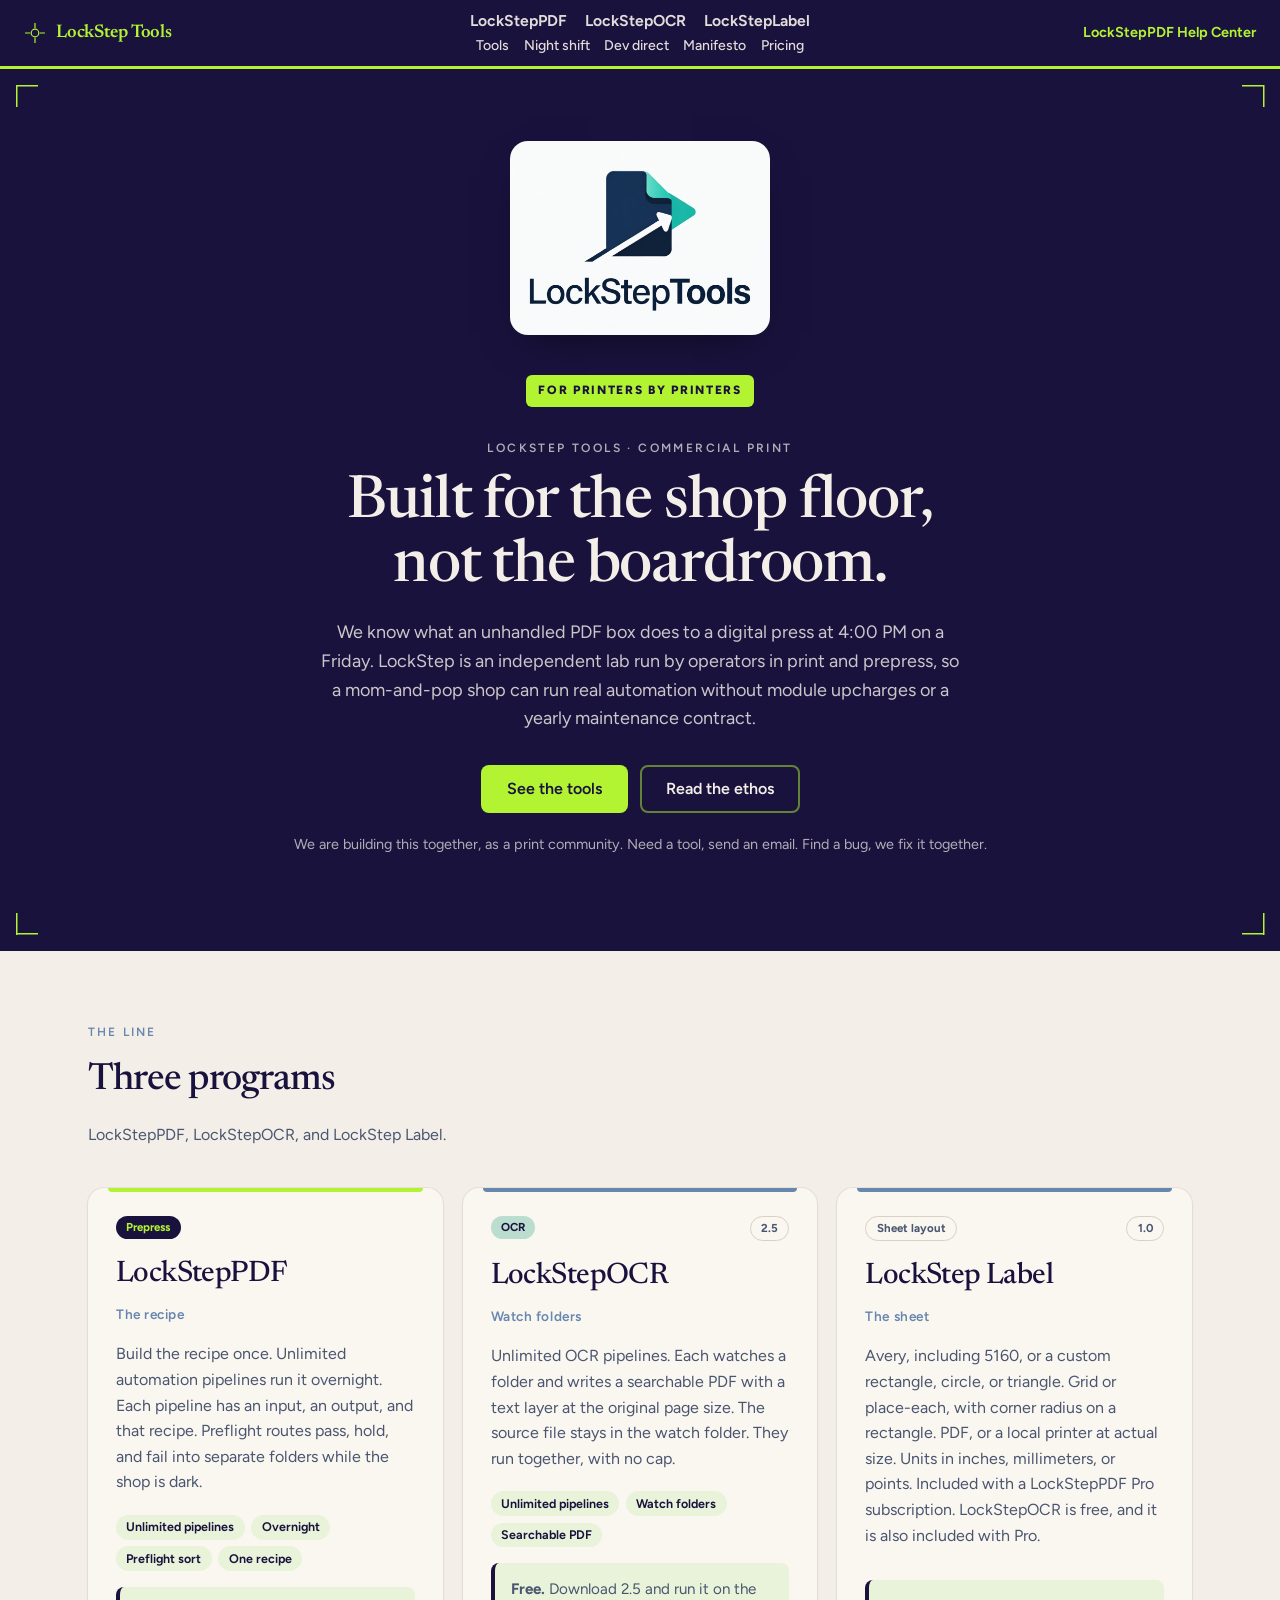
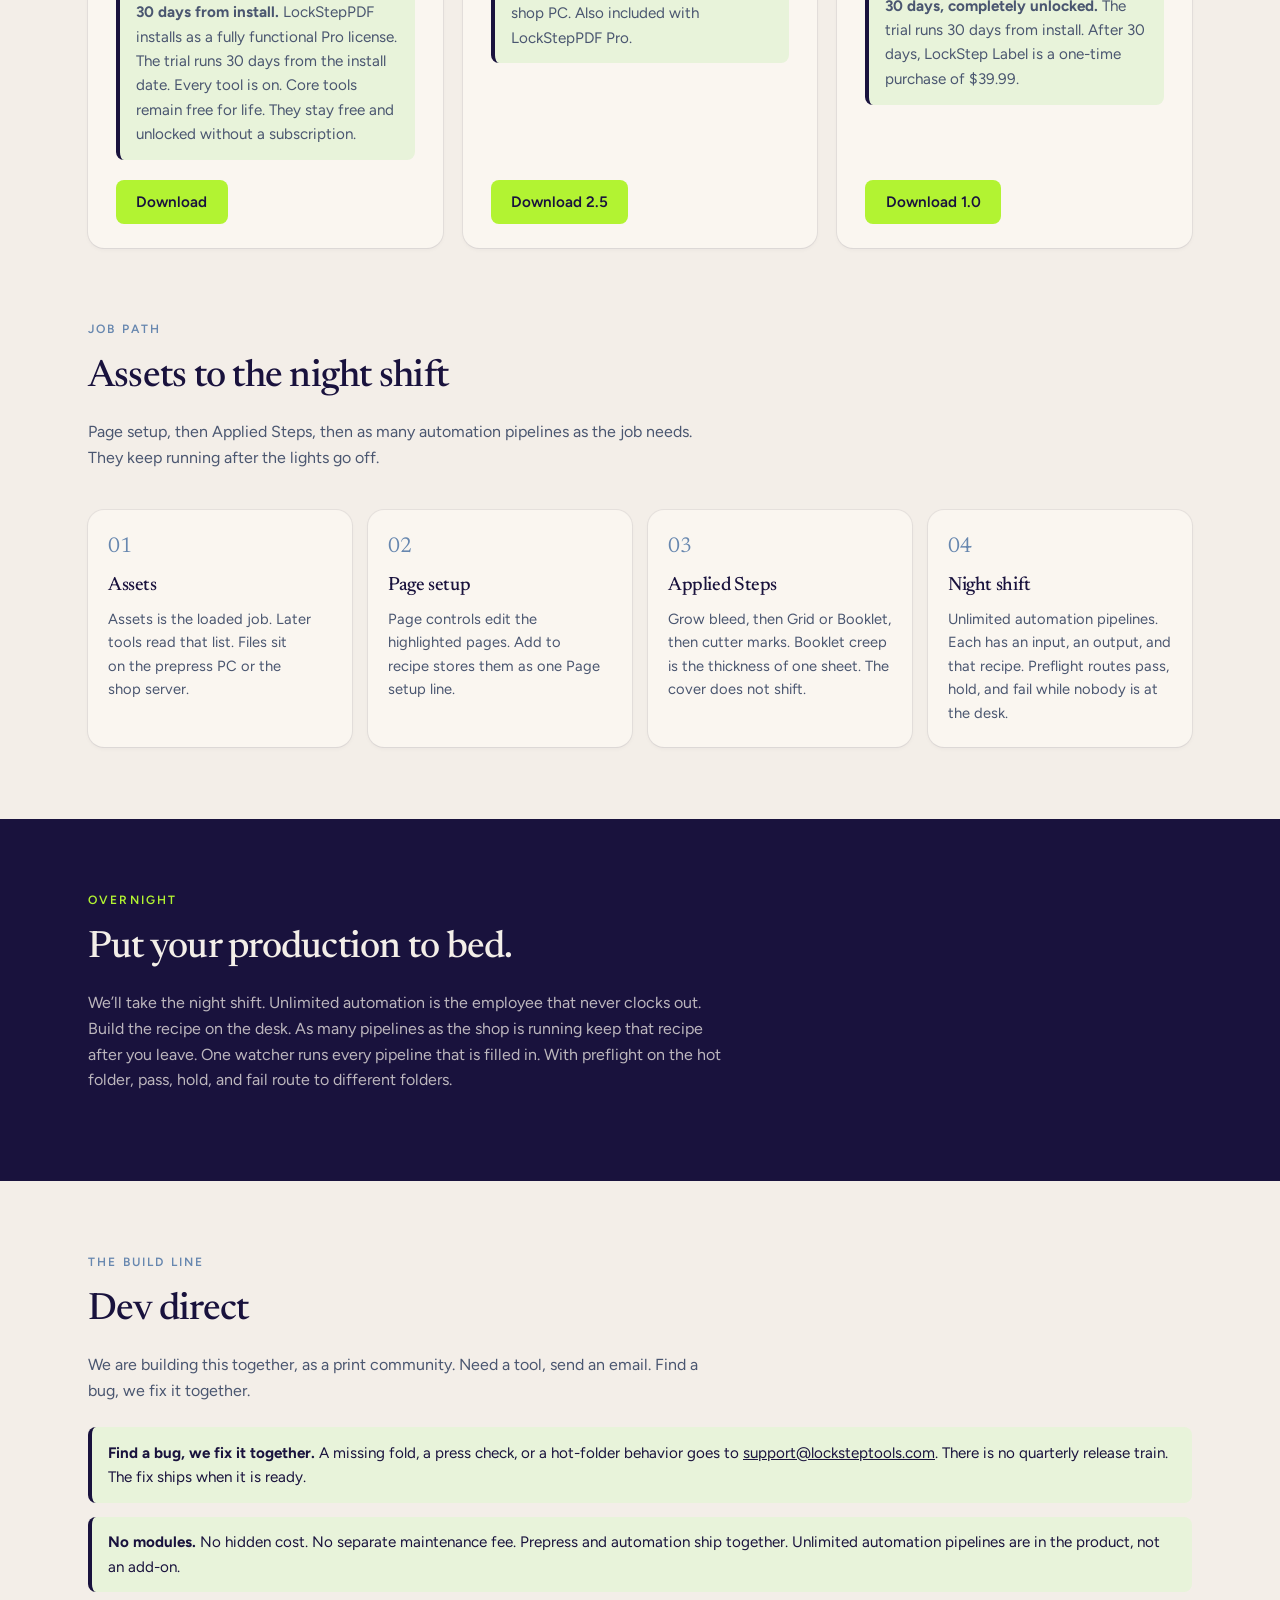
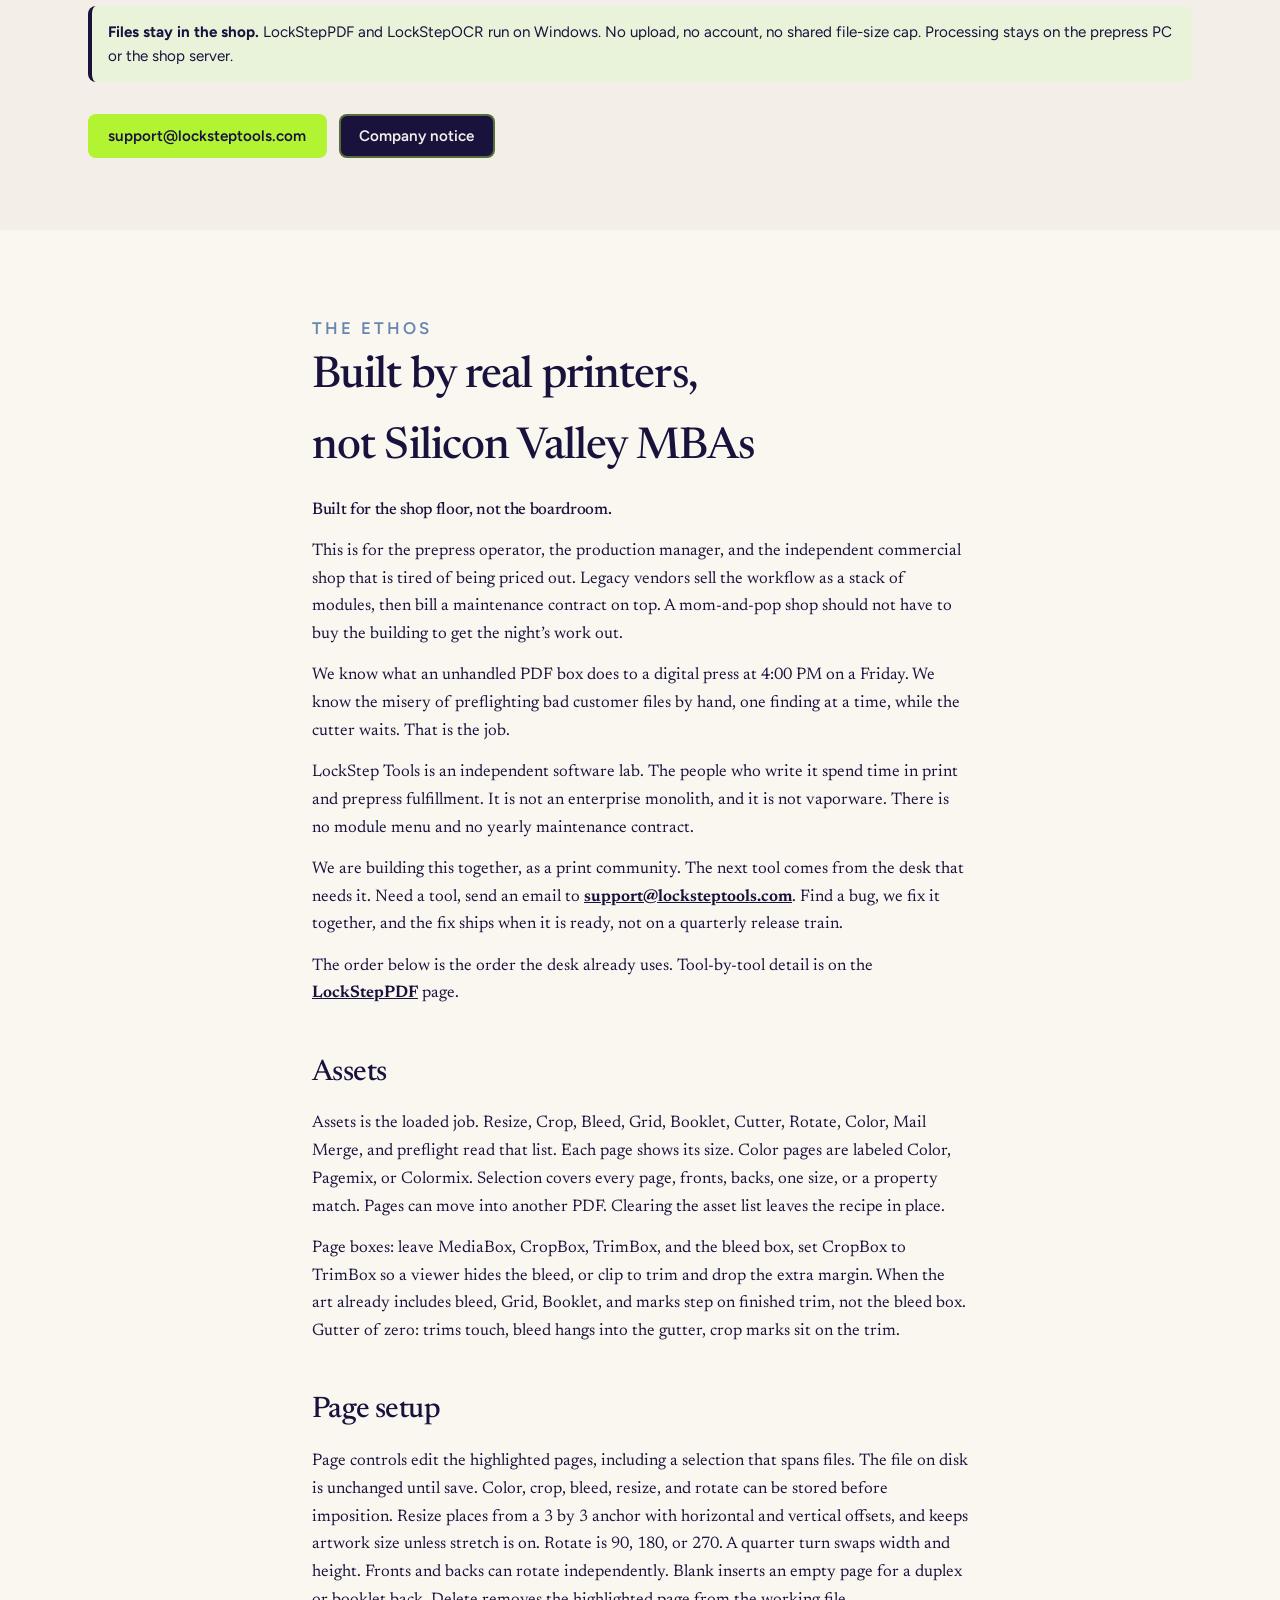
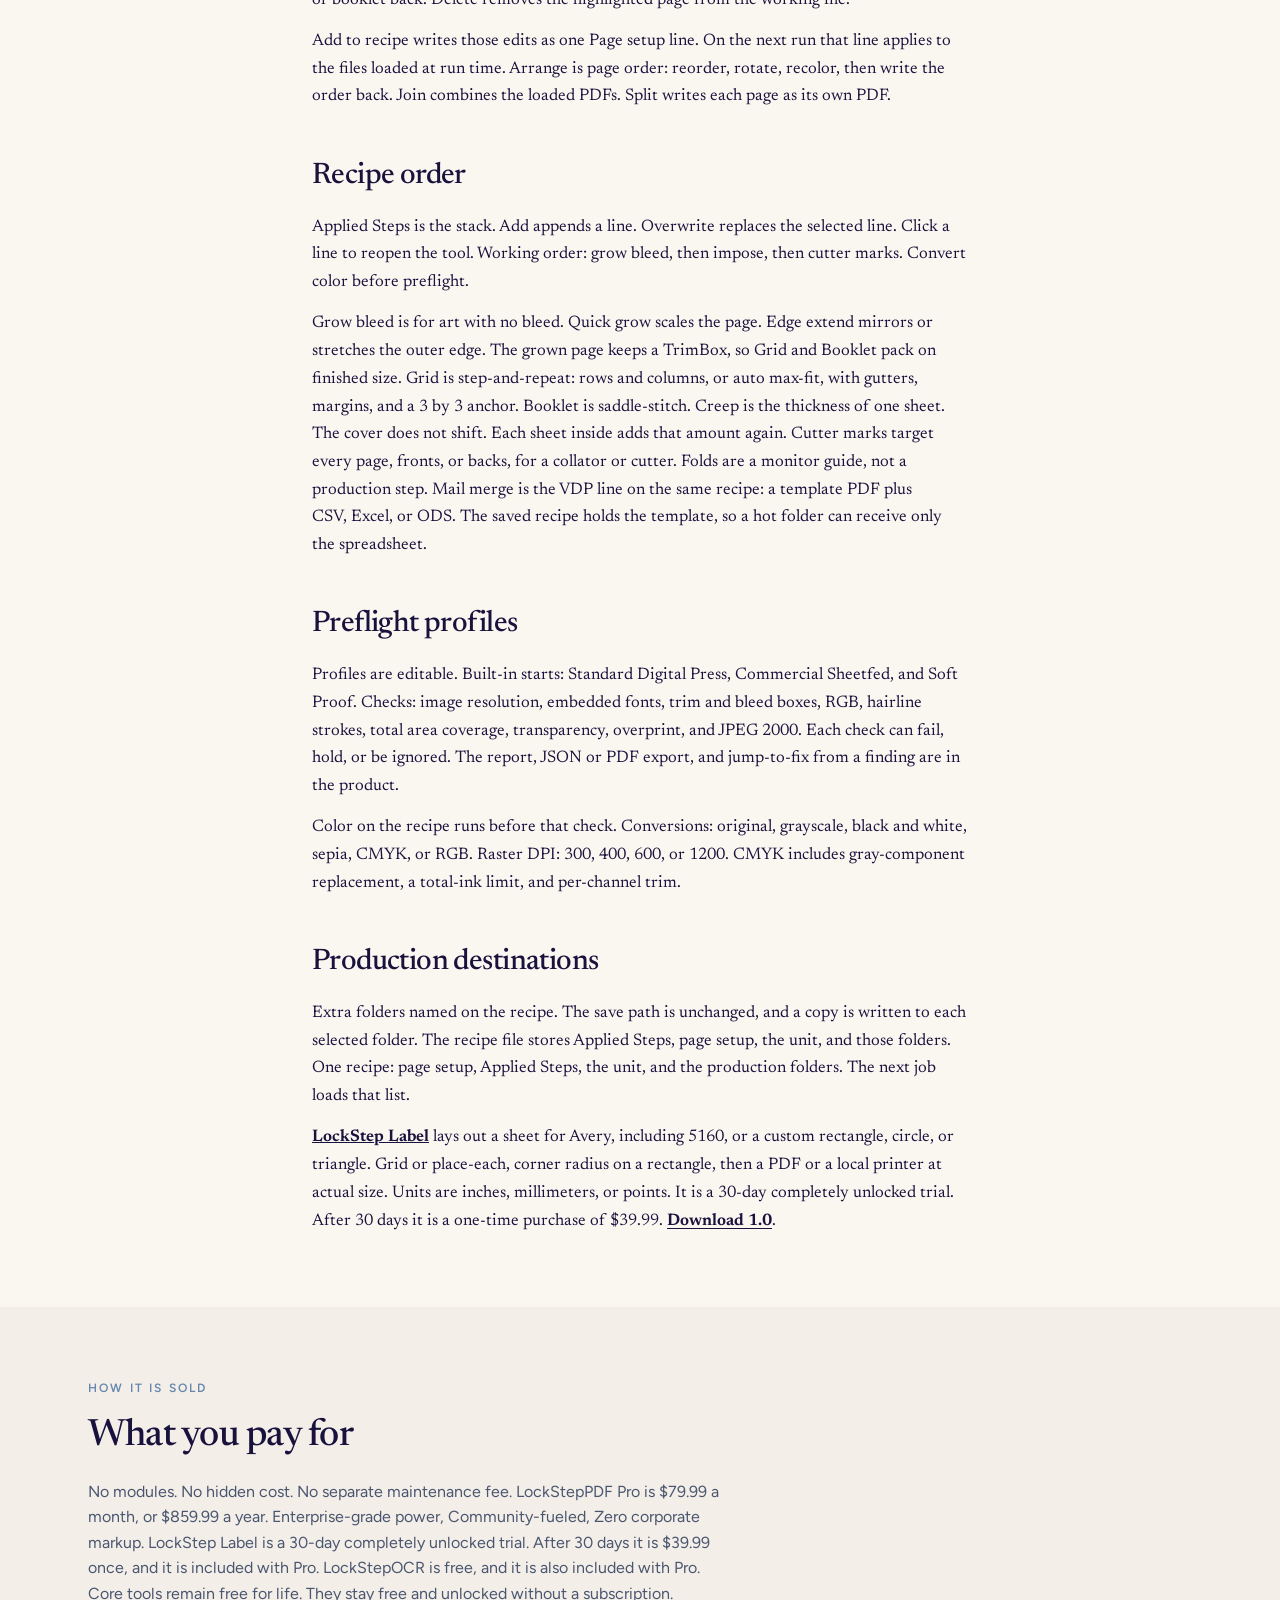
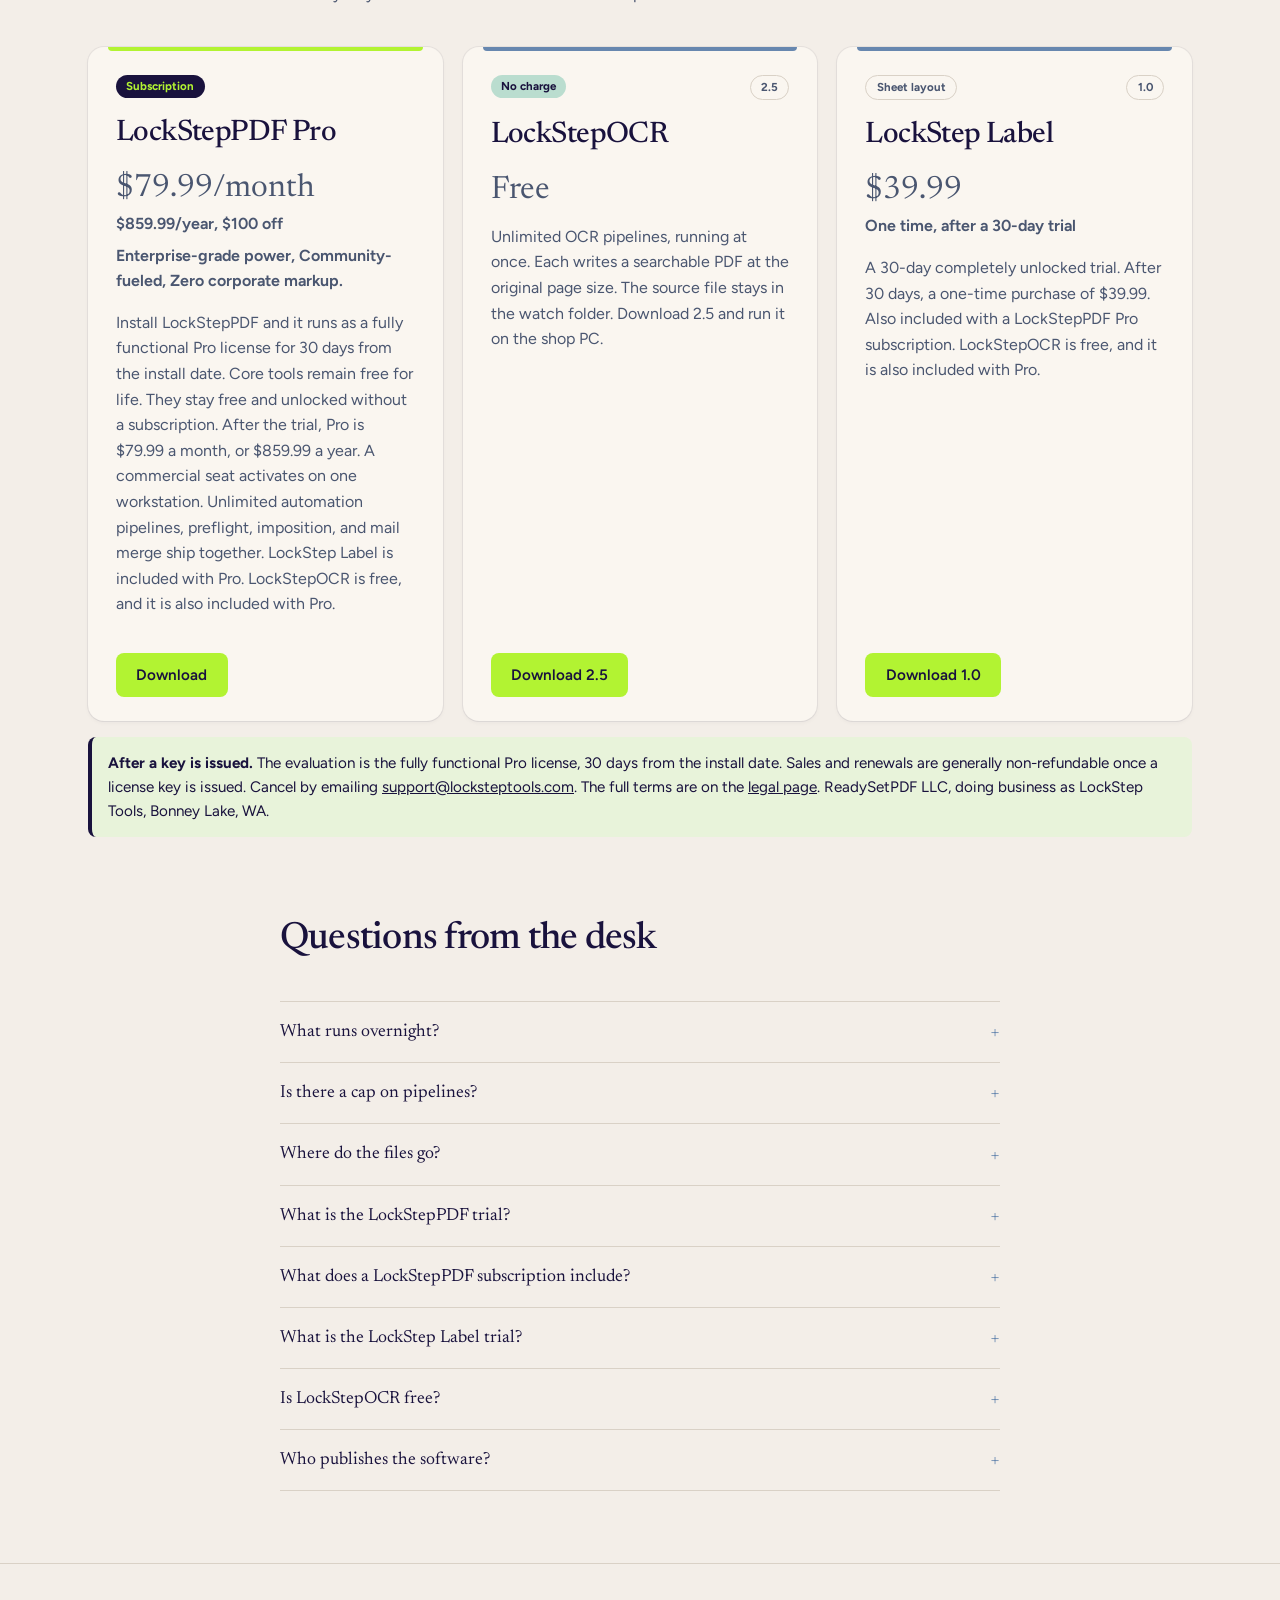
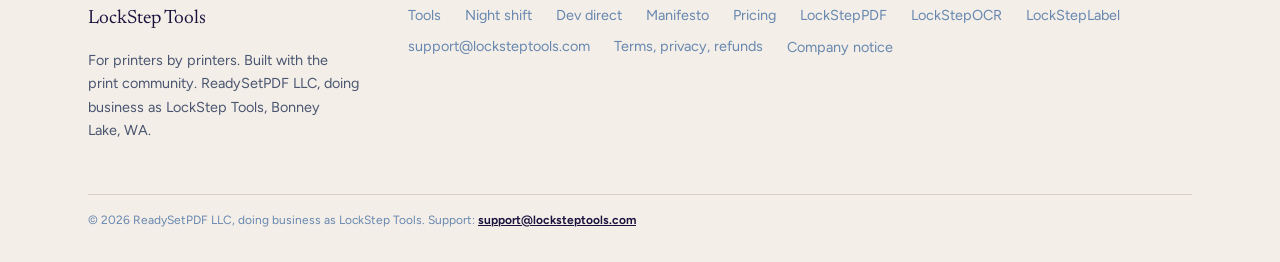
<file: index.html>
<!DOCTYPE html>
<html lang="en">
<head>
    <meta charset="UTF-8">
    <meta name="viewport" content="width=device-width, initial-scale=1.0">
    <title>LockStep Tools — Software for the Print Industry</title>
    <meta name="description" content="Built for the shop floor, not the boardroom. A print community building prepress software together. Need a tool, send an email. Find a bug, we fix it together.">
    <meta name="keywords" content="print industry software, prepress software, commercial print tools, LockStep Tools, LockStepPDF, LockStepOCR, imposition software, OCR for print shops">
    <meta name="author" content="LockStep Tools">
    <meta name="robots" content="index, follow, max-image-preview:large">
    <meta name="theme-color" content="#19123D">
    <meta name="google-site-verification" content="7j_TEK6WKBoPwYGm_FcRZWtwU9vM__-nwWVwKI1yAdY">
    <link rel="canonical" href="https://locksteptools.com/">
    <link rel="icon" type="image/svg+xml" href="favicon.svg">
    <link rel="preconnect" href="https://fonts.googleapis.com">
    <link rel="preconnect" href="https://fonts.gstatic.com" crossorigin>
    <link rel="stylesheet" href="https://fonts.googleapis.com/css2?family=Figtree:ital,wght@0,400;0,500;0,600;0,700;1,400&family=Newsreader:opsz,wght@6..72,400;6..72,500;6..72,600&display=swap">
    <link rel="stylesheet" href="assets/css/style.css?v=27">
    <meta property="og:title" content="LockStep Tools — Software for the Print Industry">
    <meta property="og:description" content="Built for the shop floor, with the print community. Need a tool, send an email. Find a bug, we fix it together.">
    <meta property="og:url" content="https://locksteptools.com/">
    <meta property="og:type" content="website">
    <meta property="og:site_name" content="LockStep Tools">
    <meta name="twitter:card" content="summary_large_image">
    <meta name="twitter:title" content="LockStep Tools — Software for the Print Industry">
    <meta name="twitter:description" content="Built for the shop floor, with the print community. Need a tool, send an email. Find a bug, we fix it together.">
    <script async src="https://www.googletagmanager.com/gtag/js?id=G-634LT4NJEN"></script>
    <script>
      window.dataLayer = window.dataLayer || [];
      function gtag(){dataLayer.push(arguments);}
      gtag('js', new Date());
      gtag('config', 'G-634LT4NJEN');
    </script>
    <script type="application/ld+json">
    {
      "@context": "https://schema.org",
      "@graph": [
        {
          "@type": "Organization",
          "@id": "https://locksteptools.com/#organization",
          "name": "LockStep Tools",
          "legalName": "ReadySetPDF LLC",
          "url": "https://locksteptools.com",
          "email": "support@locksteptools.com",
          "address": {
            "@type": "PostalAddress",
            "addressLocality": "Bonney Lake",
            "addressRegion": "WA",
            "addressCountry": "US"
          }
        },
        {
          "@type": "WebSite",
          "@id": "https://locksteptools.com/#website",
          "url": "https://locksteptools.com",
          "name": "LockStep Tools",
          "description": "Windows software for commercial print shops.",
          "publisher": { "@id": "https://locksteptools.com/#organization" },
          "inLanguage": "en-US"
        }
      ]
    }
    </script>
</head>
<body>
<a class="skip" href="#tools">Skip to content</a>

<header class="site-header">
    <div class="inner">
        <a class="brand" href="./">
            <svg width="22" height="22" viewBox="0 0 32 32" aria-hidden="true">
                <circle cx="16" cy="16" r="5.5" fill="none" stroke="currentColor" stroke-width="1.75"/>
                <path d="M16 1.5v7.5M16 23v7.5M1.5 16h7.5M23 16h7.5" stroke="currentColor" stroke-width="1.75"/>
            </svg>
            LockStep Tools
        </a>
        <div class="header-nav">
            <nav class="nav-links nav-products" aria-label="Products">
                <a href="pdf/">LockStepPDF</a>
                <a href="ocr/">LockStepOCR</a>
                <a href="label/">LockStepLabel</a>
            </nav>
            <nav class="nav-links nav-sections" aria-label="Site">
                <a href="#tools">Tools</a>
                <a href="#night-shift">Night shift</a>
                <a href="#dev-direct">Dev direct</a>
                <a href="#manifesto">Manifesto</a>
                <a href="#pricing">Pricing</a>
            </nav>
        </div>
        <div class="header-side">
            <a class="nav-help" href="pdf/help/">LockStepPDF Help Center</a>
            <button class="menu-btn" type="button" aria-label="Open menu" aria-expanded="false" onclick="openDrawer()">
                <svg width="20" height="20" viewBox="0 0 24 24" fill="none" stroke="currentColor" stroke-width="2"><path d="M4 6h16M4 12h16M4 18h16"/></svg>
            </button>
        </div>
    </div>
</header>

<div class="drawer" id="drawer">
    <div class="drawer-bg" onclick="closeDrawer()"></div>
    <div class="drawer-panel">
        <h2>LockStep Tools</h2>
        <nav aria-label="Mobile">
            <a href="pdf/" onclick="closeDrawer()">LockStepPDF</a>
            <a href="ocr/" onclick="closeDrawer()">LockStepOCR</a>
            <a href="label/" onclick="closeDrawer()">LockStepLabel</a>
            <a class="drawer-help" href="pdf/help/" onclick="closeDrawer()">LockStepPDF Help Center</a>
            <span class="drawer-rule"></span>
            <a href="#tools" onclick="closeDrawer()">Tools</a>
            <a href="#night-shift" onclick="closeDrawer()">Night shift</a>
            <a href="#dev-direct" onclick="closeDrawer()">Dev direct</a>
            <a href="#manifesto" onclick="closeDrawer()">Manifesto</a>
            <a href="#pricing" onclick="closeDrawer()">Pricing</a>
        </nav>
    </div>
</div>

<main id="top">
    <section class="hero">
        <div class="crop-frame">
            <div class="hero-inner">
                <div class="brand-lockup">
                    <img src="assets/img/locksteptools-logo.jpg" alt="LockStep Tools" width="260">
                </div>
                <p class="hook">For printers by printers</p>
                <p class="eyebrow" style="margin-top:1.25rem;">LockStep Tools · commercial print</p>
                <h1>Built for the shop floor, not the boardroom.</h1>
                <p class="lede">We know what an unhandled PDF box does to a digital press at 4:00 PM on a Friday. LockStep is an independent lab run by operators in print and prepress, so a mom-and-pop shop can run real automation without module upcharges or a yearly maintenance contract.</p>
                <div class="cta-row">
                    <a class="btn btn-lime btn-lg" href="#tools">See the tools</a>
                    <a class="btn btn-inverse btn-lg" href="#manifesto">Read the ethos</a>
                </div>
                <p class="meta-line">We are building this together, as a print community. Need a tool, send an email. Find a bug, we fix it together.</p>
            </div>
        </div>
    </section>

    <section class="section" id="tools">
        <div class="wrap">
            <p class="kicker">The line</p>
            <h2>Three programs</h2>
            <p class="sub">LockStepPDF, LockStepOCR, and LockStep Label.</p>
            <div class="suite">
                <article class="ticket">
                    <div class="row-between">
                        <span class="badge badge-navy">Prepress</span>
                    </div>
                    <h3>LockStepPDF</h3>
                    <p class="role">The recipe</p>
                    <p>Build the recipe once. Unlimited automation pipelines run it overnight. Each pipeline has an input, an output, and that recipe. Preflight routes pass, hold, and fail into separate folders while the shop is dark.</p>
                    <ul aria-label="What LockStepPDF is built to do">
                        <li>Unlimited pipelines</li>
                        <li>Overnight</li>
                        <li>Preflight sort</li>
                        <li>One recipe</li>
                    </ul>
                    <p class="dev-note"><strong>30 days from install.</strong> LockStepPDF installs as a fully functional Pro license. The trial runs 30 days from the install date. Every tool is on. Core tools remain free for life. They stay free and unlocked without a subscription.</p>
                    <div class="cta-row">
                        <button type="button" class="btn btn-lime js-download" data-app="LockStepPDF">Download</button>
                    </div>
                </article>
                <article class="ticket secondary">
                    <div class="row-between">
                        <span class="badge">OCR</span>
                        <span class="badge badge-outline">2.5</span>
                    </div>
                    <h3>LockStepOCR</h3>
                    <p class="role">Watch folders</p>
                    <p>Unlimited OCR pipelines. Each watches a folder and writes a searchable PDF with a text layer at the original page size. The source file stays in the watch folder. They run together, with no cap.</p>
                    <ul aria-label="LockStepOCR at a glance">
                        <li>Unlimited pipelines</li>
                        <li>Watch folders</li>
                        <li>Searchable PDF</li>
                    </ul>
                    <p class="dev-note"><strong>Free.</strong> Download 2.5 and run it on the shop PC. Also included with LockStepPDF Pro.</p>
                    <div class="cta-row">
                        <button type="button" class="btn btn-lime js-download" data-app="LockStepOCR">Download 2.5</button>
                    </div>
                </article>
                <article class="ticket secondary">
                    <div class="row-between">
                        <span class="badge badge-outline">Sheet layout</span>
                        <span class="badge badge-outline">1.0</span>
                    </div>
                    <h3>LockStep Label</h3>
                    <p class="role">The sheet</p>
                    <p>Avery, including 5160, or a custom rectangle, circle, or triangle. Grid or place-each, with corner radius on a rectangle. PDF, or a local printer at actual size. Units in inches, millimeters, or points. Included with a LockStepPDF Pro subscription. LockStepOCR is free, and it is also included with Pro.</p>
                    <p class="dev-note"><strong>30 days, completely unlocked.</strong> The trial runs 30 days from install. After 30 days, LockStep Label is a one-time purchase of $39.99.</p>
                    <div class="cta-row">
                        <button type="button" class="btn btn-lime js-download" data-app="LockStep Label">Download 1.0</button>
                    </div>
                </article>
            </div>
        </div>
    </section>

    <section class="section section-tight" id="night-shift">
        <div class="wrap">
            <p class="kicker">Job path</p>
            <h2>Assets to the night shift</h2>
            <p class="sub">Page setup, then Applied Steps, then as many automation pipelines as the job needs. They keep running after the lights go off.</p>
            <ol class="flow">
                <li>
                    <h3>Assets</h3>
                    <p>Assets is the loaded job. Later tools read that list. Files sit on the prepress PC or the shop server.</p>
                </li>
                <li>
                    <h3>Page setup</h3>
                    <p>Page controls edit the highlighted pages. Add to recipe stores them as one Page setup line.</p>
                </li>
                <li>
                    <h3>Applied Steps</h3>
                    <p>Grow bleed, then Grid or Booklet, then cutter marks. Booklet creep is the thickness of one sheet. The cover does not shift.</p>
                </li>
                <li>
                    <h3>Night shift</h3>
                    <p>Unlimited automation pipelines. Each has an input, an output, and that recipe. Preflight routes pass, hold, and fail while nobody is at the desk.</p>
                </li>
            </ol>
        </div>
    </section>

    <section class="band section">
        <div class="wrap">
            <p class="kicker">Overnight</p>
            <h2>Put your production to bed.</h2>
            <p class="sub">We’ll take the night shift. Unlimited automation is the employee that never clocks out. Build the recipe on the desk. As many pipelines as the shop is running keep that recipe after you leave. One watcher runs every pipeline that is filled in. With preflight on the hot folder, pass, hold, and fail route to different folders.</p>
        </div>
    </section>

    <section class="section" id="dev-direct">
        <div class="wrap">
            <p class="kicker">The build line</p>
            <h2>Dev direct</h2>
            <p class="sub">We are building this together, as a print community. Need a tool, send an email. Find a bug, we fix it together.</p>
            <div class="note-stack">
                <p class="dev-note"><strong>Find a bug, we fix it together.</strong> A missing fold, a press check, or a hot-folder behavior goes to <a href="mailto:support@locksteptools.com">support@locksteptools.com</a>. There is no quarterly release train. The fix ships when it is ready.</p>
                <p class="dev-note"><strong>No modules.</strong> No hidden cost. No separate maintenance fee. Prepress and automation ship together. Unlimited automation pipelines are in the product, not an add-on.</p>
                <p class="dev-note"><strong>Files stay in the shop.</strong> LockStepPDF and LockStepOCR run on Windows. No upload, no account, no shared file-size cap. Processing stays on the prepress PC or the shop server.</p>
            </div>
            <div class="cta-row" style="justify-content:flex-start;">
                <a class="btn btn-lime" href="mailto:support@locksteptools.com">support@locksteptools.com</a>
                <button class="btn btn-navy" type="button" onclick="openModal('company-modal')">Company notice</button>
            </div>
        </div>
    </section>

    <section class="section reading" id="manifesto">
        <div class="wrap reading-wrap">
            <p class="kicker">The ethos</p>
            <h2>Built by real printers, not Silicon Valley MBAs</h2>
            <p class="manifesto-lead">Built for the shop floor, not the boardroom.</p>
            <p>This is for the prepress operator, the production manager, and the independent commercial shop that is tired of being priced out. Legacy vendors sell the workflow as a stack of modules, then bill a maintenance contract on top. A mom-and-pop shop should not have to buy the building to get the night’s work out.</p>
            <p>We know what an unhandled PDF box does to a digital press at 4:00 PM on a Friday. We know the misery of preflighting bad customer files by hand, one finding at a time, while the cutter waits. That is the job.</p>
            <p>LockStep Tools is an independent software lab. The people who write it spend time in print and prepress fulfillment. It is not an enterprise monolith, and it is not vaporware. There is no module menu and no yearly maintenance contract.</p>
            <p>We are building this together, as a print community. The next tool comes from the desk that needs it. Need a tool, send an email to <a href="mailto:support@locksteptools.com">support@locksteptools.com</a>. Find a bug, we fix it together, and the fix ships when it is ready, not on a quarterly release train.</p>
            <p>The order below is the order the desk already uses. Tool-by-tool detail is on the <a href="pdf/#desk">LockStepPDF</a> page.</p>

            <h3>Assets</h3>
            <p>Assets is the loaded job. Resize, Crop, Bleed, Grid, Booklet, Cutter, Rotate, Color, Mail Merge, and preflight read that list. Each page shows its size. Color pages are labeled Color, Pagemix, or Colormix. Selection covers every page, fronts, backs, one size, or a property match. Pages can move into another PDF. Clearing the asset list leaves the recipe in place.</p>
            <p>Page boxes: leave MediaBox, CropBox, TrimBox, and the bleed box, set CropBox to TrimBox so a viewer hides the bleed, or clip to trim and drop the extra margin. When the art already includes bleed, Grid, Booklet, and marks step on finished trim, not the bleed box. Gutter of zero: trims touch, bleed hangs into the gutter, crop marks sit on the trim.</p>

            <h3>Page setup</h3>
            <p>Page controls edit the highlighted pages, including a selection that spans files. The file on disk is unchanged until save. Color, crop, bleed, resize, and rotate can be stored before imposition. Resize places from a 3 by 3 anchor with horizontal and vertical offsets, and keeps artwork size unless stretch is on. Rotate is 90, 180, or 270. A quarter turn swaps width and height. Fronts and backs can rotate independently. Blank inserts an empty page for a duplex or booklet back. Delete removes the highlighted page from the working file.</p>
            <p>Add to recipe writes those edits as one Page setup line. On the next run that line applies to the files loaded at run time. Arrange is page order: reorder, rotate, recolor, then write the order back. Join combines the loaded PDFs. Split writes each page as its own PDF.</p>

            <h3>Recipe order</h3>
            <p>Applied Steps is the stack. Add appends a line. Overwrite replaces the selected line. Click a line to reopen the tool. Working order: grow bleed, then impose, then cutter marks. Convert color before preflight.</p>
            <p>Grow bleed is for art with no bleed. Quick grow scales the page. Edge extend mirrors or stretches the outer edge. The grown page keeps a TrimBox, so Grid and Booklet pack on finished size. Grid is step-and-repeat: rows and columns, or auto max-fit, with gutters, margins, and a 3 by 3 anchor. Booklet is saddle-stitch. Creep is the thickness of one sheet. The cover does not shift. Each sheet inside adds that amount again. Cutter marks target every page, fronts, or backs, for a collator or cutter. Folds are a monitor guide, not a production step. Mail merge is the VDP line on the same recipe: a template PDF plus CSV, Excel, or ODS. The saved recipe holds the template, so a hot folder can receive only the spreadsheet.</p>

            <h3>Preflight profiles</h3>
            <p>Profiles are editable. Built-in starts: Standard Digital Press, Commercial Sheetfed, and Soft Proof. Checks: image resolution, embedded fonts, trim and bleed boxes, RGB, hairline strokes, total area coverage, transparency, overprint, and JPEG 2000. Each check can fail, hold, or be ignored. The report, JSON or PDF export, and jump-to-fix from a finding are in the product.</p>
            <p>Color on the recipe runs before that check. Conversions: original, grayscale, black and white, sepia, CMYK, or RGB. Raster DPI: 300, 400, 600, or 1200. CMYK includes gray-component replacement, a total-ink limit, and per-channel trim.</p>

            <h3>Production destinations</h3>
            <p>Extra folders named on the recipe. The save path is unchanged, and a copy is written to each selected folder. The recipe file stores Applied Steps, page setup, the unit, and those folders. One recipe: page setup, Applied Steps, the unit, and the production folders. The next job loads that list.</p>
            <p><a href="label/">LockStep Label</a> lays out a sheet for Avery, including 5160, or a custom rectangle, circle, or triangle. Grid or place-each, corner radius on a rectangle, then a PDF or a local printer at actual size. Units are inches, millimeters, or points. It is a 30-day completely unlocked trial. After 30 days it is a one-time purchase of $39.99. <button type="button" class="text-link js-download" data-app="LockStep Label">Download 1.0</button>.</p>
        </div>
    </section>

    <section class="section" id="pricing">
        <div class="wrap">
            <p class="kicker">How it is sold</p>
            <h2>What you pay for</h2>
            <p class="sub">No modules. No hidden cost. No separate maintenance fee. LockStepPDF Pro is $79.99 a month, or $859.99 a year. Enterprise-grade power, Community-fueled, Zero corporate markup. LockStep Label is a 30-day completely unlocked trial. After 30 days it is $39.99 once, and it is included with Pro. LockStepOCR is free, and it is also included with Pro. Core tools remain free for life. They stay free and unlocked without a subscription.</p>
            <div class="suite">
                <article class="ticket">
                    <div class="row-between">
                        <span class="badge badge-navy">Subscription</span>
                    </div>
                    <h3>LockStepPDF Pro</h3>
                    <p class="price-tag">$79.99/month</p>
                    <p class="price-alt">$859.99/year, $100 off</p>
                    <p class="price-alt">Enterprise-grade power, Community-fueled, Zero corporate markup.</p>
                    <p>Install LockStepPDF and it runs as a fully functional Pro license for 30 days from the install date. Core tools remain free for life. They stay free and unlocked without a subscription. After the trial, Pro is $79.99 a month, or $859.99 a year. A commercial seat activates on one workstation. Unlimited automation pipelines, preflight, imposition, and mail merge ship together. LockStep Label is included with Pro. LockStepOCR is free, and it is also included with Pro.</p>
                    <div class="cta-row">
                        <button type="button" class="btn btn-lime js-download" data-app="LockStepPDF">Download</button>
                    </div>
                </article>
                <article class="ticket secondary">
                    <div class="row-between">
                        <span class="badge">No charge</span>
                        <span class="badge badge-outline">2.5</span>
                    </div>
                    <h3>LockStepOCR</h3>
                    <p class="price-tag">Free</p>
                    <p>Unlimited OCR pipelines, running at once. Each writes a searchable PDF at the original page size. The source file stays in the watch folder. Download 2.5 and run it on the shop PC.</p>
                    <div class="cta-row">
                        <button type="button" class="btn btn-lime js-download" data-app="LockStepOCR">Download 2.5</button>
                    </div>
                </article>
                <article class="ticket secondary">
                    <div class="row-between">
                        <span class="badge badge-outline">Sheet layout</span>
                        <span class="badge badge-outline">1.0</span>
                    </div>
                    <h3>LockStep Label</h3>
                    <p class="price-tag">$39.99</p>
                    <p class="price-alt">One time, after a 30-day trial</p>
                    <p>A 30-day completely unlocked trial. After 30 days, a one-time purchase of $39.99. Also included with a LockStepPDF Pro subscription. LockStepOCR is free, and it is also included with Pro.</p>
                    <div class="cta-row">
                        <button type="button" class="btn btn-lime js-download" data-app="LockStep Label">Download 1.0</button>
                    </div>
                </article>
            </div>
            <p class="dev-note"><strong>After a key is issued.</strong> The evaluation is the fully functional Pro license, 30 days from the install date. Sales and renewals are generally non-refundable once a license key is issued. Cancel by emailing <a href="mailto:support@locksteptools.com">support@locksteptools.com</a>. The full terms are on the <a href="legal/">legal page</a>. ReadySetPDF LLC, doing business as LockStep Tools, Bonney Lake, WA.</p>
        </div>
    </section>

    <section class="section" id="faq" style="padding-top:0;">
        <div class="wrap" style="max-width:768px;">
            <h2>Questions from the desk</h2>
            <div class="faq-list">
                <details>
                    <summary>What runs overnight?</summary>
                    <p>Unlimited automation pipelines. Each has an input, an output, and a saved recipe. One watcher runs every pipeline that is filled in. Preflight can route pass, hold, and fail to different folders after the shift ends.</p>
                </details>
                <details>
                    <summary>Is there a cap on pipelines?</summary>
                    <p>No. LockStepPDF runs unlimited automation pipelines at the same time. LockStepOCR runs unlimited OCR pipelines the same way. They are not sold as modules.</p>
                </details>
                <details>
                    <summary>Where do the files go?</summary>
                    <p>Onto the prepress PC or the shop server. LockStepPDF and LockStepOCR do not upload the job. There is no account and no shared file-size cap.</p>
                </details>
                <details>
                    <summary>What is the LockStepPDF trial?</summary>
                    <p>LockStepPDF installs as a fully functional Pro license. It runs for 30 days from the install date. Every tool is on: prepress, preflight, and unlimited automation pipelines. A commercial seat is one workstation. Core tools remain free for life. They stay free and unlocked without a subscription.</p>
                </details>
                <details>
                    <summary>What does a LockStepPDF subscription include?</summary>
                    <p>LockStepPDF Pro is $79.99 a month, or $859.99 a year ($100 off). Enterprise-grade power, Community-fueled, Zero corporate markup. The prepress recipe and unlimited automation pipelines ship together. LockStep Label is included with Pro. LockStepOCR is free, and it is also included with Pro. On its own, LockStep Label is a 30-day completely unlocked trial. After 30 days it is a one-time purchase of $39.99. Core tools remain free for life. They stay free and unlocked without a subscription. Email support@locksteptools.com.</p>
                </details>
                <details>
                    <summary>What is the LockStep Label trial?</summary>
                    <p>LockStep Label 1.0 is a 30-day completely unlocked trial. After 30 days it is available for a one-time purchase of $39.99. It is also included with a LockStepPDF Pro subscription. <button type="button" class="text-link js-download" data-app="LockStep Label">Download 1.0</button>.</p>
                </details>
                <details>
                    <summary>Is LockStepOCR free?</summary>
                    <p>Yes. Version 2.5 is a free download, with unlimited OCR pipelines. Each pipeline writes a searchable PDF at the original page size and leaves the source file in the watch folder.</p>
                </details>
                <details>
                    <summary>Who publishes the software?</summary>
                    <p>ReadySetPDF LLC, doing business as LockStep Tools, Bonney Lake, WA. Support goes to support@locksteptools.com. Terms, privacy, and refunds are on the legal page.</p>
                </details>
            </div>
        </div>
    </section>
</main>

<footer>
    <div class="wrap">
        <div class="foot-top">
            <div>
                <p style="font-family:var(--font-display);font-size:1.2rem;margin:0;">LockStep Tools</p>
                <p style="color:var(--muted);font-size:0.9rem;max-width:28rem;margin-bottom:0;">For printers by printers. Built with the print community. ReadySetPDF LLC, doing business as LockStep Tools, Bonney Lake, WA.</p>
            </div>
            <nav class="foot-nav" aria-label="Footer">
                <a href="#tools">Tools</a>
                <a href="#night-shift">Night shift</a>
                <a href="#dev-direct">Dev direct</a>
                <a href="#manifesto">Manifesto</a>
                <a href="#pricing">Pricing</a>
                <a href="pdf/">LockStepPDF</a>
                <a href="ocr/">LockStepOCR</a>
                <a href="label/">LockStepLabel</a>
                <a href="mailto:support@locksteptools.com">support@locksteptools.com</a>
                <a href="legal/">Terms, privacy, refunds</a>
                <button type="button" onclick="openModal('company-modal')">Company notice</button>
            </nav>
        </div>
        <p class="foot-copy">© 2026 ReadySetPDF LLC, doing business as LockStep Tools. Support: <a href="mailto:support@locksteptools.com">support@locksteptools.com</a></p>
    </div>
</footer>

<div class="modal" id="company-modal" role="dialog" aria-modal="true" aria-labelledby="company-title">
    <div class="modal-content">
        <div class="modal-header">
            <h3 id="company-title">ReadySetPDF LLC, doing business as LockStep Tools</h3>
            <button class="close" type="button" aria-label="Close" onclick="closeModal('company-modal')">&times;</button>
        </div>
        <div class="tab-panel active">
            <p>ReadySetPDF LLC, doing business as LockStep Tools, Bonney Lake, WA, United States.</p>
            <p>Support: <a href="mailto:support@locksteptools.com">support@locksteptools.com</a></p>
            <p>A commercial seat activates on one workstation. LockStepPDF installs as a fully functional Pro license for 30 days from the install date. Core tools remain free for life. They stay free and unlocked without a subscription. Processing stays on your hardware. Sales are generally non-refundable once a license key is issued.</p>
            <p><a href="legal/#terms">Terms</a> · <a href="legal/#privacy">Privacy</a> · <a href="legal/#refunds">Refunds</a></p>
        </div>
    </div>
</div>

<script src="assets/js/site.js?v=27"></script>
</body>
</html>
</file>
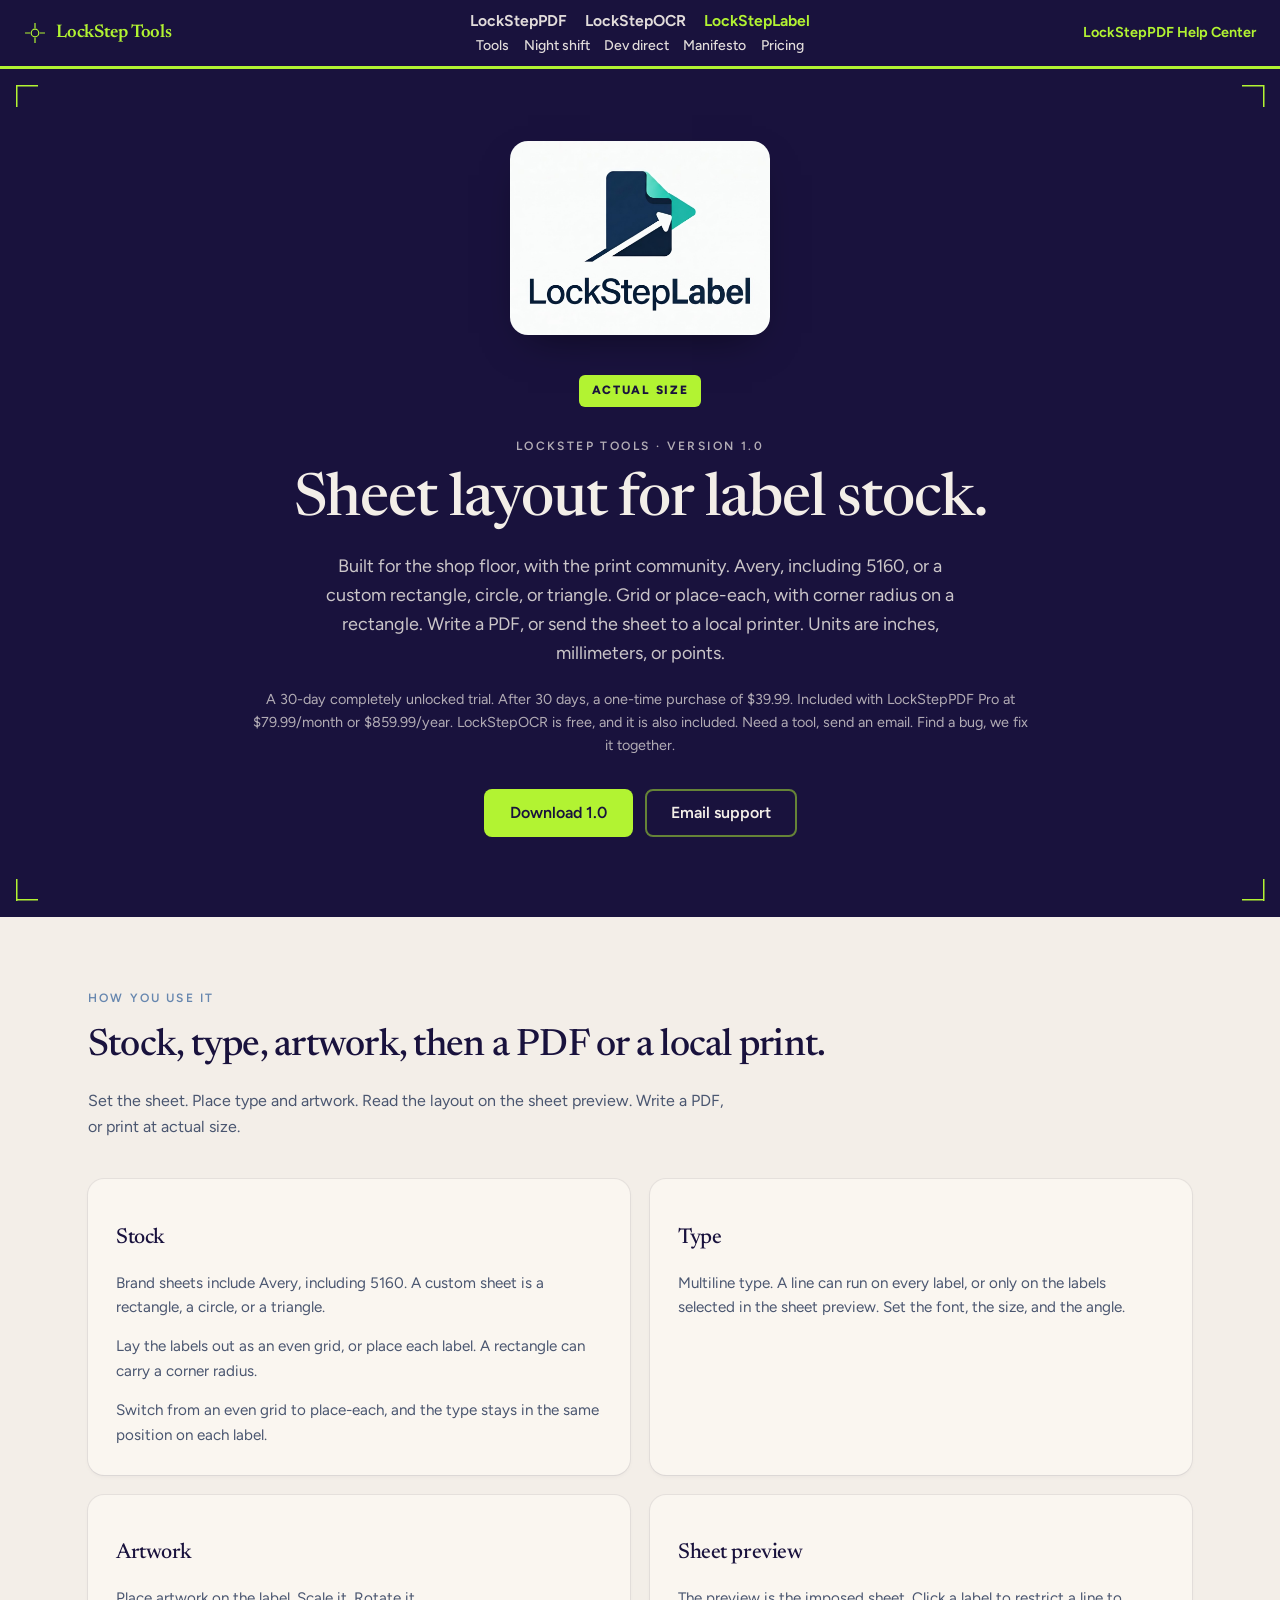
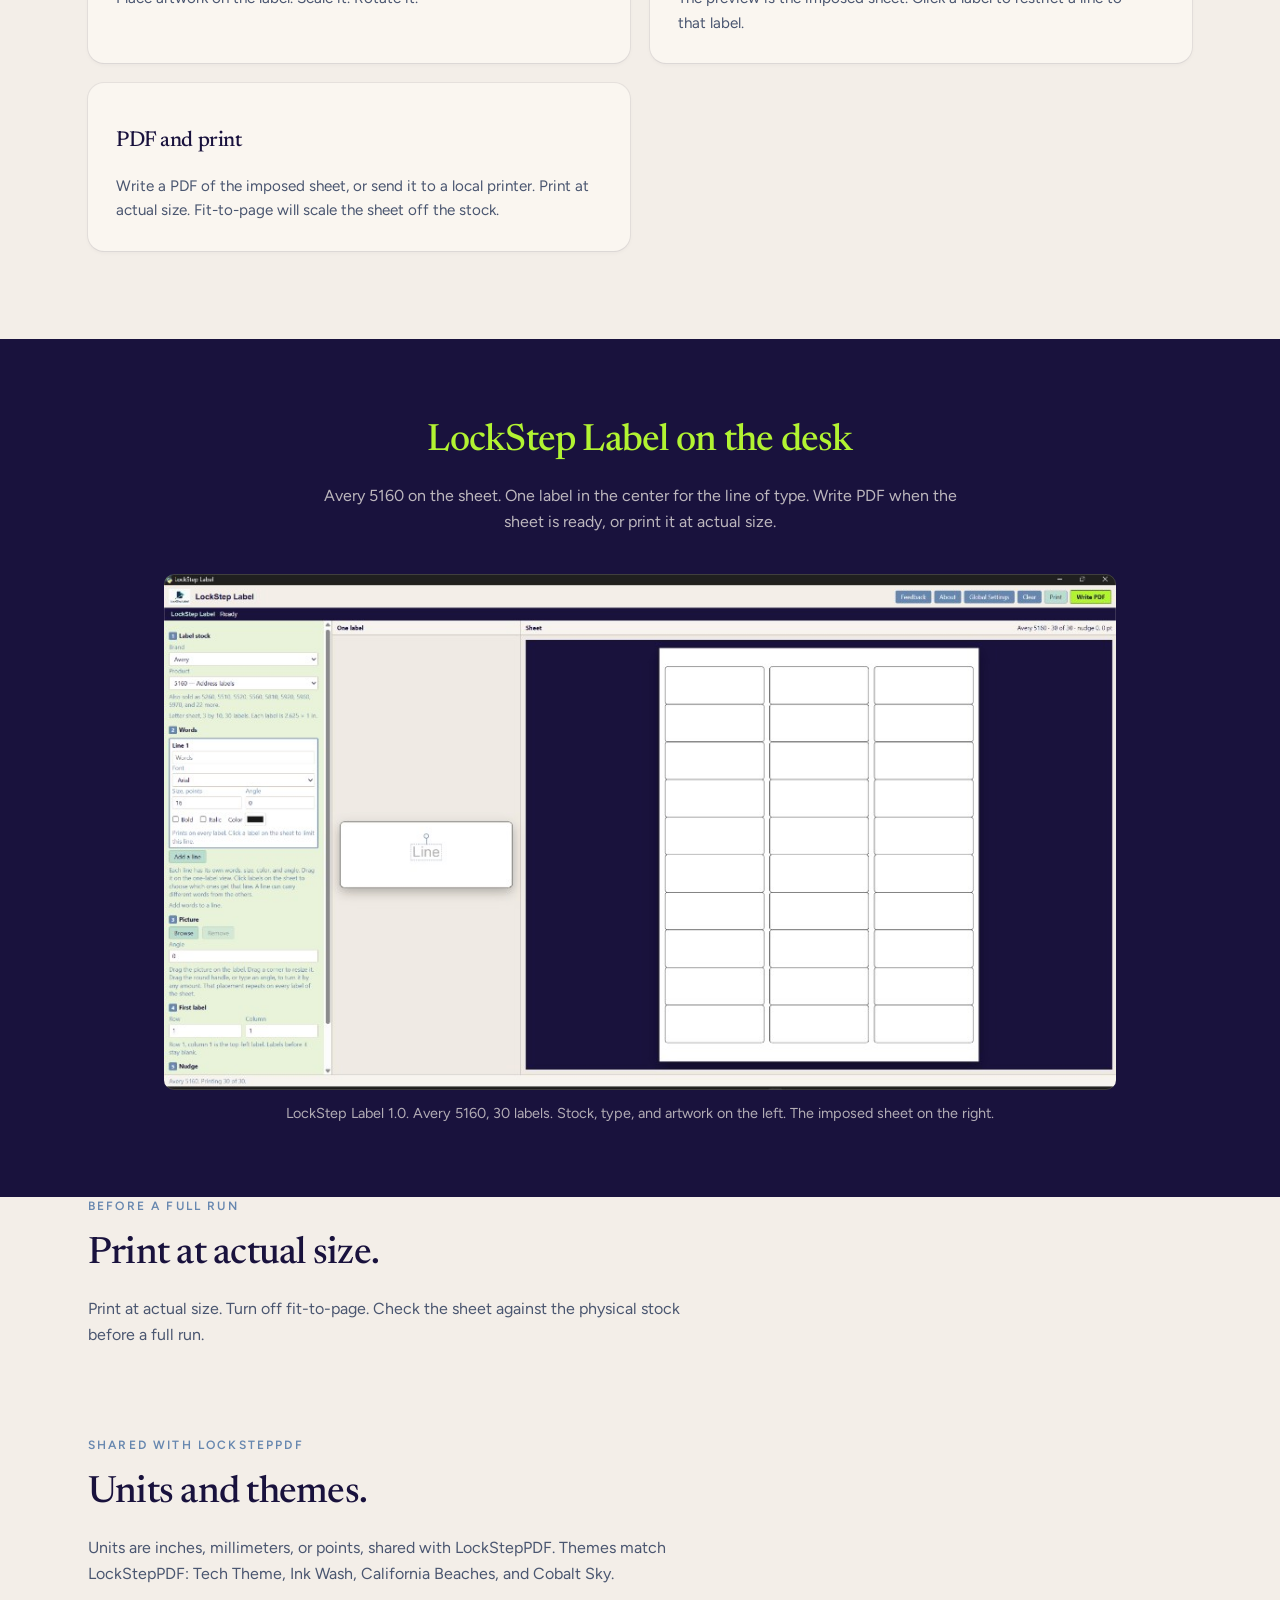
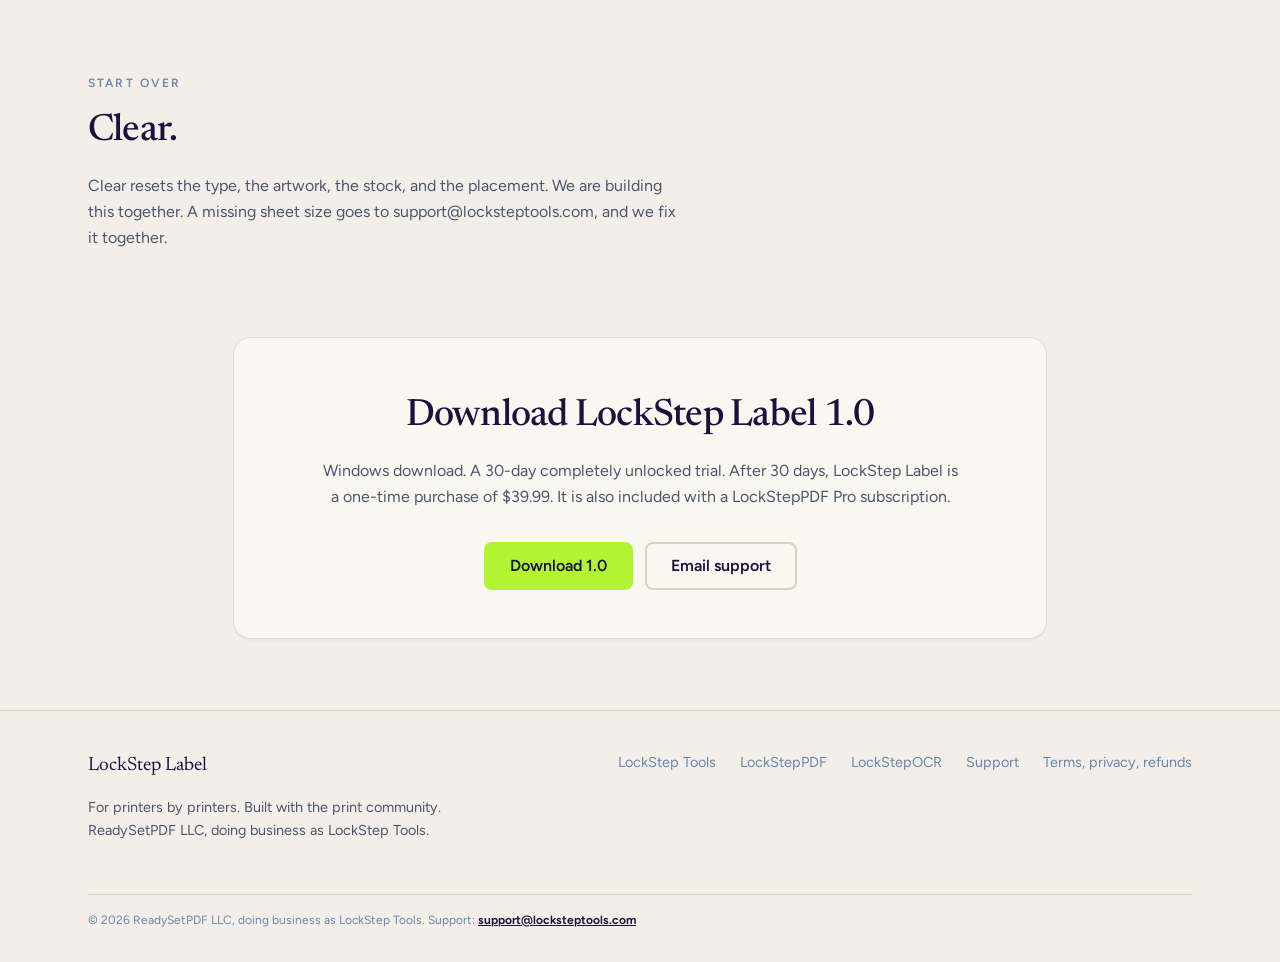
<file: label/index.html>
<!DOCTYPE html>
<html lang="en">
<head>
    <meta charset="UTF-8">
    <meta name="viewport" content="width=device-width, initial-scale=1.0">
    <title>LockStep Label — Sheet layout for label stock</title>
    <meta name="description" content="Avery, including 5160, or a custom rectangle, circle, or triangle. A 30-day completely unlocked trial. After 30 days, a one-time purchase of $39.99.">
    <meta name="author" content="LockStep Tools">
    <meta name="robots" content="index, follow">
    <meta name="theme-color" content="#19123D">
    <link rel="canonical" href="https://locksteptools.com/label/">
    <link rel="icon" type="image/svg+xml" href="../favicon.svg">
    <link rel="preconnect" href="https://fonts.googleapis.com">
    <link rel="preconnect" href="https://fonts.gstatic.com" crossorigin>
    <link rel="stylesheet" href="https://fonts.googleapis.com/css2?family=Figtree:ital,wght@0,400;0,500;0,600;0,700;1,400&family=Newsreader:opsz,wght@6..72,400;6..72,500;6..72,600&display=swap">
    <link rel="stylesheet" href="../assets/css/style.css?v=27">
    <link rel="stylesheet" href="label.css">
    <meta property="og:title" content="LockStep Label — Sheet layout for label stock">
    <meta property="og:description" content="A 30-day completely unlocked trial. After 30 days, LockStep Label is a one-time purchase of $39.99.">
    <meta property="og:image" content="https://locksteptools.com/assets/img/locksteplabel.png?v=10">
    <meta property="og:url" content="https://locksteptools.com/label/">
    <meta property="og:type" content="website">
    <meta property="og:site_name" content="LockStep Tools">
    <script async src="https://www.googletagmanager.com/gtag/js?id=G-634LT4NJEN"></script>
    <script>
      window.dataLayer = window.dataLayer || [];
      function gtag(){dataLayer.push(arguments);}
      gtag('js', new Date());
      gtag('config', 'G-634LT4NJEN');
    </script>
    <script type="application/ld+json">
    {
      "@context": "https://schema.org",
      "@type": "SoftwareApplication",
      "name": "LockStepLabel",
      "operatingSystem": "Windows",
      "applicationCategory": "BusinessApplication",
      "softwareVersion": "1.0.0",
      "url": "https://locksteptools.com/label/",
      "screenshot": "https://locksteptools.com/assets/img/locksteplabel.png?v=10",
      "description": "Sheet layout for label stock. A 30-day completely unlocked trial. After 30 days, a one-time purchase of $39.99.",
      "offers": {
        "@type": "Offer",
        "price": "39.99",
        "priceCurrency": "USD",
        "description": "One-time purchase after a 30-day completely unlocked trial. Also included with LockStepPDF Pro."
      },
      "publisher": { "@type": "Organization", "name": "LockStep Tools" }
    }
    </script>
</head>
<body>
<a class="skip" href="#status">Skip to content</a>

<header class="site-header">
    <div class="inner">
        <a class="brand" href="../">
            <svg width="22" height="22" viewBox="0 0 32 32" aria-hidden="true">
                <circle cx="16" cy="16" r="5.5" fill="none" stroke="currentColor" stroke-width="1.75"/>
                <path d="M16 1.5v7.5M16 23v7.5M1.5 16h7.5M23 16h7.5" stroke="currentColor" stroke-width="1.75"/>
            </svg>
            LockStep Tools
        </a>
        <div class="header-nav">
            <nav class="nav-links nav-products" aria-label="Products">
                <a href="../pdf/">LockStepPDF</a>
                <a href="../ocr/">LockStepOCR</a>
                <a href="./" aria-current="page">LockStepLabel</a>
            </nav>
            <nav class="nav-links nav-sections" aria-label="Site">
                <a href="../#tools">Tools</a>
                <a href="../#night-shift">Night shift</a>
                <a href="../#dev-direct">Dev direct</a>
                <a href="../#manifesto">Manifesto</a>
                <a href="../#pricing">Pricing</a>
            </nav>
        </div>
        <div class="header-side">
            <a class="nav-help" href="../pdf/help/">LockStepPDF Help Center</a>
            <button class="menu-btn" type="button" aria-label="Open menu" aria-expanded="false" onclick="openDrawer()">
                <svg width="20" height="20" viewBox="0 0 24 24" fill="none" stroke="currentColor" stroke-width="2"><path d="M4 6h16M4 12h16M4 18h16"/></svg>
            </button>
        </div>
    </div>
</header>

<div class="drawer" id="drawer">
    <div class="drawer-bg" onclick="closeDrawer()"></div>
    <div class="drawer-panel">
        <h2>LockStepLabel</h2>
        <nav aria-label="Mobile">
            <a href="../pdf/" onclick="closeDrawer()">LockStepPDF</a>
            <a href="../ocr/" onclick="closeDrawer()">LockStepOCR</a>
            <a href="./" onclick="closeDrawer()" aria-current="page">LockStepLabel</a>
            <a class="drawer-help" href="../pdf/help/" onclick="closeDrawer()">LockStepPDF Help Center</a>
            <span class="drawer-rule"></span>
            <a href="../#tools" onclick="closeDrawer()">Tools</a>
            <a href="../#night-shift" onclick="closeDrawer()">Night shift</a>
            <a href="../#dev-direct" onclick="closeDrawer()">Dev direct</a>
            <a href="../#manifesto" onclick="closeDrawer()">Manifesto</a>
            <a href="../#pricing" onclick="closeDrawer()">Pricing</a>
            <button type="button" class="btn btn-lime js-download" style="margin-top:1rem;" data-app="LockStep Label">Download 1.0</button>
        </nav>
    </div>
</div>

<main>
    <section class="hero">
        <div class="crop-frame">
            <div class="hero-inner">
                <div class="brand-lockup">
                    <img src="../assets/img/locksteplabel-logo.jpg" alt="LockStepLabel" width="260">
                </div>
                <p class="hook">Actual size</p>
                <p class="eyebrow" style="margin-top:1.15rem;">LockStep Tools · version 1.0</p>
                <h1>Sheet layout for label stock.</h1>
                <p class="lede">Built for the shop floor, with the print community. Avery, including 5160, or a custom rectangle, circle, or triangle. Grid or place-each, with corner radius on a rectangle. Write a PDF, or send the sheet to a local printer. Units are inches, millimeters, or points.</p>
                <p class="meta-line">A 30-day completely unlocked trial. After 30 days, a one-time purchase of $39.99. Included with LockStepPDF Pro at $79.99/month or $859.99/year. LockStepOCR is free, and it is also included. Need a tool, send an email. Find a bug, we fix it together.</p>
                <div class="cta-row">
                    <button type="button" class="btn btn-lime btn-lg js-download" data-app="LockStep Label">Download 1.0</button>
                    <a class="btn btn-inverse btn-lg" href="mailto:support@locksteptools.com?subject=LockStep%20Label">Email support</a>
                </div>
            </div>
        </div>
    </section>

    <section class="section" id="status">
        <div class="wrap">
            <p class="kicker">How you use it</p>
            <h2>Stock, type, artwork, then a PDF or a local print.</h2>
            <p class="sub">Set the sheet. Place type and artwork. Read the layout on the sheet preview. Write a PDF, or print at actual size.</p>
            <ul class="grid-2" style="list-style:none;padding:0;">
                <li class="card">
                    <h3>Stock</h3>
                    <p>Brand sheets include Avery, including 5160. A custom sheet is a rectangle, a circle, or a triangle.</p>
                    <p>Lay the labels out as an even grid, or place each label. A rectangle can carry a corner radius.</p>
                    <p>Switch from an even grid to place-each, and the type stays in the same position on each label.</p>
                </li>
                <li class="card">
                    <h3>Type</h3>
                    <p>Multiline type. A line can run on every label, or only on the labels selected in the sheet preview. Set the font, the size, and the angle.</p>
                </li>
                <li class="card">
                    <h3>Artwork</h3>
                    <p>Place artwork on the label. Scale it. Rotate it.</p>
                </li>
                <li class="card">
                    <h3>Sheet preview</h3>
                    <p>The preview is the imposed sheet. Click a label to restrict a line to that label.</p>
                </li>
                <li class="card">
                    <h3>PDF and print</h3>
                    <p>Write a PDF of the imposed sheet, or send it to a local printer. Print at actual size. Fit-to-page will scale the sheet off the stock.</p>
                </li>
            </ul>
        </div>
    </section>

    <section class="shots" id="screenshots">
        <div class="wrap" style="max-width:1000px;">
            <h2>LockStep Label on the desk</h2>
            <p class="sub">Avery 5160 on the sheet. One label in the center for the line of type. Write PDF when the sheet is ready, or print it at actual size.</p>
            <figure>
                <img src="../assets/img/locksteplabel.png?v=10" alt="LockStep Label window with Avery 5160 address labels, a one-label preview, a sheet of 30 labels, and Write PDF" width="1024" height="555">
                <figcaption>LockStep Label 1.0. Avery 5160, 30 labels. Stock, type, and artwork on the left. The imposed sheet on the right.</figcaption>
            </figure>
        </div>
    </section>

    <section class="section section-tight">
        <div class="wrap">
            <p class="kicker">Before a full run</p>
            <h2>Print at actual size.</h2>
            <p class="sub">Print at actual size. Turn off fit-to-page. Check the sheet against the physical stock before a full run.</p>
        </div>
    </section>

    <section class="section section-tight">
        <div class="wrap">
            <p class="kicker">Shared with LockStepPDF</p>
            <h2>Units and themes.</h2>
            <p class="sub">Units are inches, millimeters, or points, shared with LockStepPDF. Themes match LockStepPDF: Tech Theme, Ink Wash, California Beaches, and Cobalt Sky.</p>
        </div>
    </section>

    <section class="section section-tight">
        <div class="wrap">
            <p class="kicker">Start over</p>
            <h2>Clear.</h2>
            <p class="sub">Clear resets the type, the artwork, the stock, and the placement. We are building this together. A missing sheet size goes to support@locksteptools.com, and we fix it together.</p>
        </div>
    </section>

    <section class="section" id="download" style="padding-top:0;">
        <div class="wrap" style="max-width:860px;">
            <div class="cta-box">
                <h2>Download LockStep Label 1.0</h2>
                <p class="sub">Windows download. A 30-day completely unlocked trial. After 30 days, LockStep Label is a one-time purchase of $39.99. It is also included with a LockStepPDF Pro subscription.</p>
                <div class="cta-row">
                    <button type="button" class="btn btn-lime btn-lg js-download" data-app="LockStep Label">Download 1.0</button>
                    <a class="btn btn-outline btn-lg" href="mailto:support@locksteptools.com?subject=LockStep%20Label">Email support</a>
                </div>
            </div>
        </div>
    </section>

</main>

<footer>
    <div class="wrap">
        <div class="foot-top">
            <div>
                <p style="font-family:var(--font-display);font-size:1.2rem;margin:0;">LockStep Label</p>
                <p style="color:var(--muted);font-size:0.9rem;max-width:26rem;margin-bottom:0;">For printers by printers. Built with the print community. ReadySetPDF LLC, doing business as LockStep Tools.</p>
            </div>
            <nav class="foot-nav" aria-label="Footer">
                <a href="../">LockStep Tools</a>
                <a href="../pdf/">LockStepPDF</a>
                <a href="../ocr/">LockStepOCR</a>
                <a href="mailto:support@locksteptools.com">Support</a>
                <a href="../legal/">Terms, privacy, refunds</a>
            </nav>
        </div>
        <p class="foot-copy">© 2026 ReadySetPDF LLC, doing business as LockStep Tools. Support: <a href="mailto:support@locksteptools.com">support@locksteptools.com</a></p>
    </div>
</footer>
<script src="../assets/js/site.js?v=27"></script>
</body>
</html>
</file>
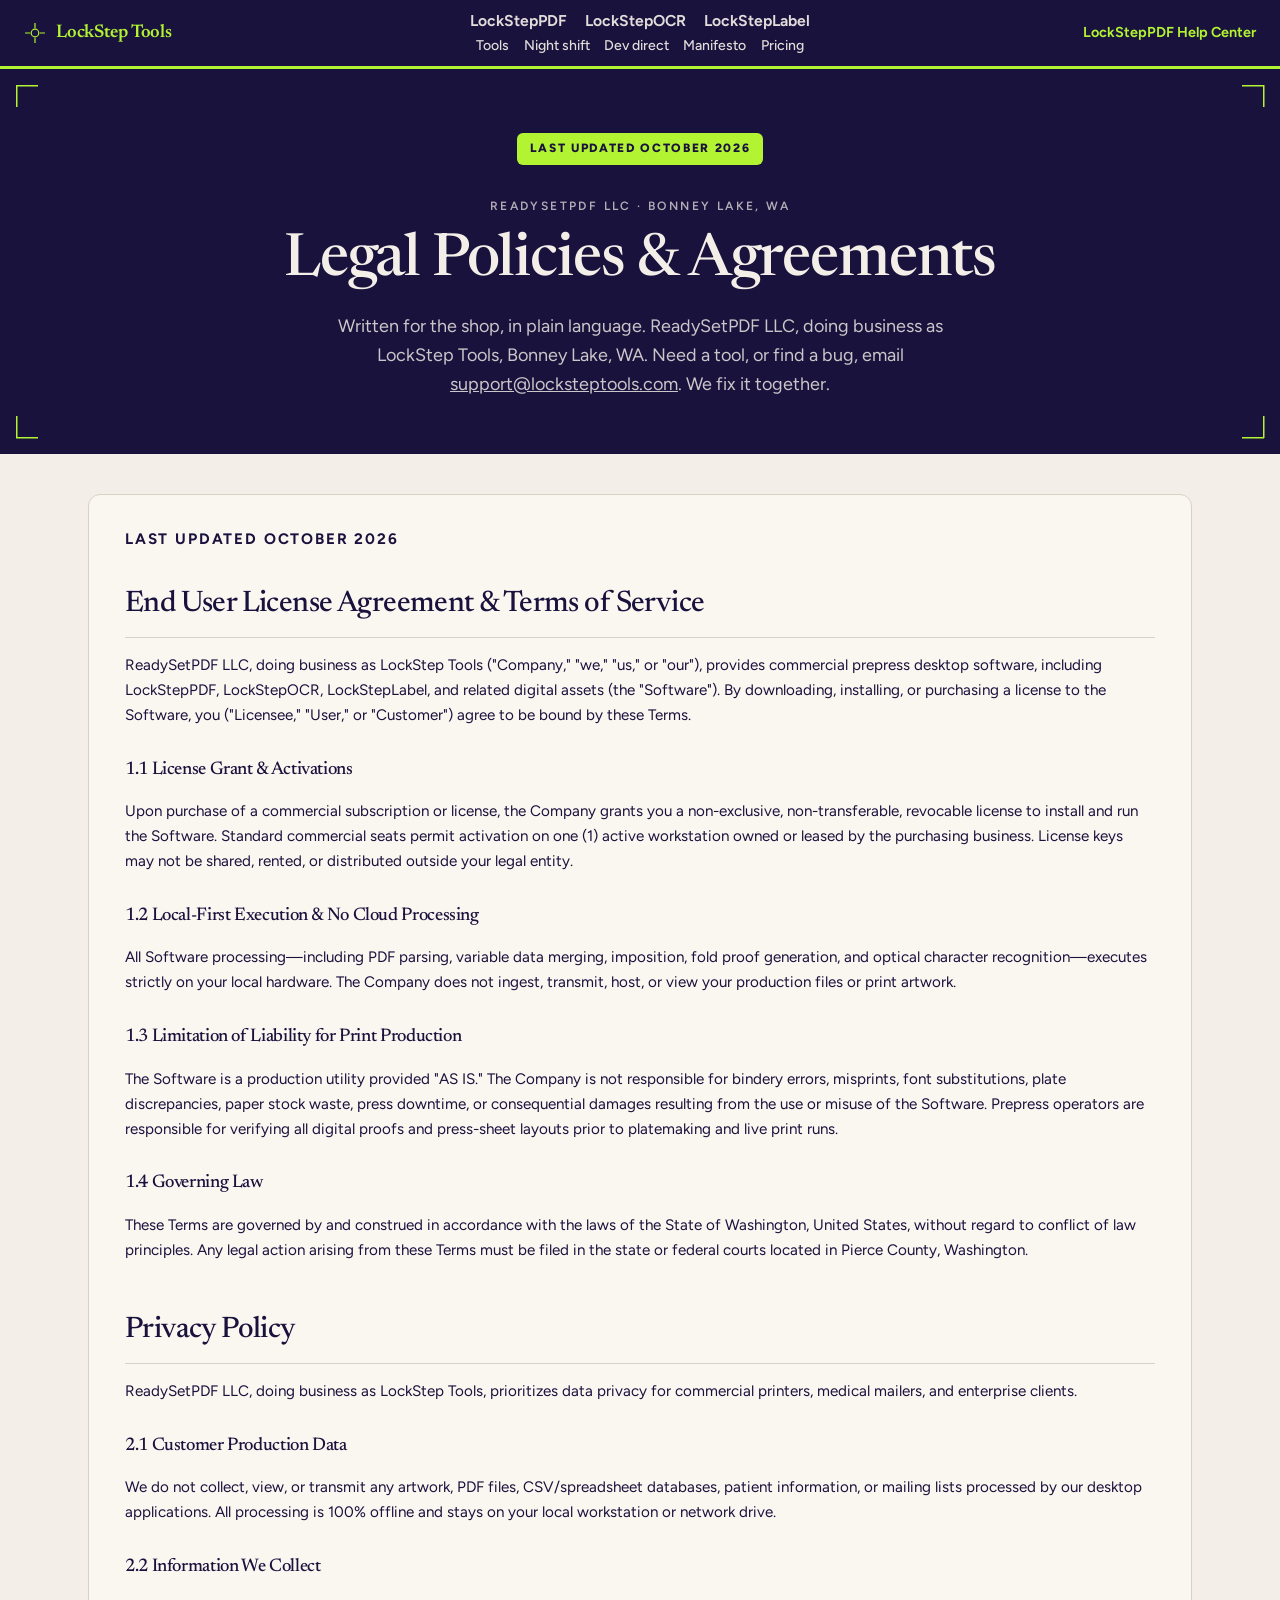
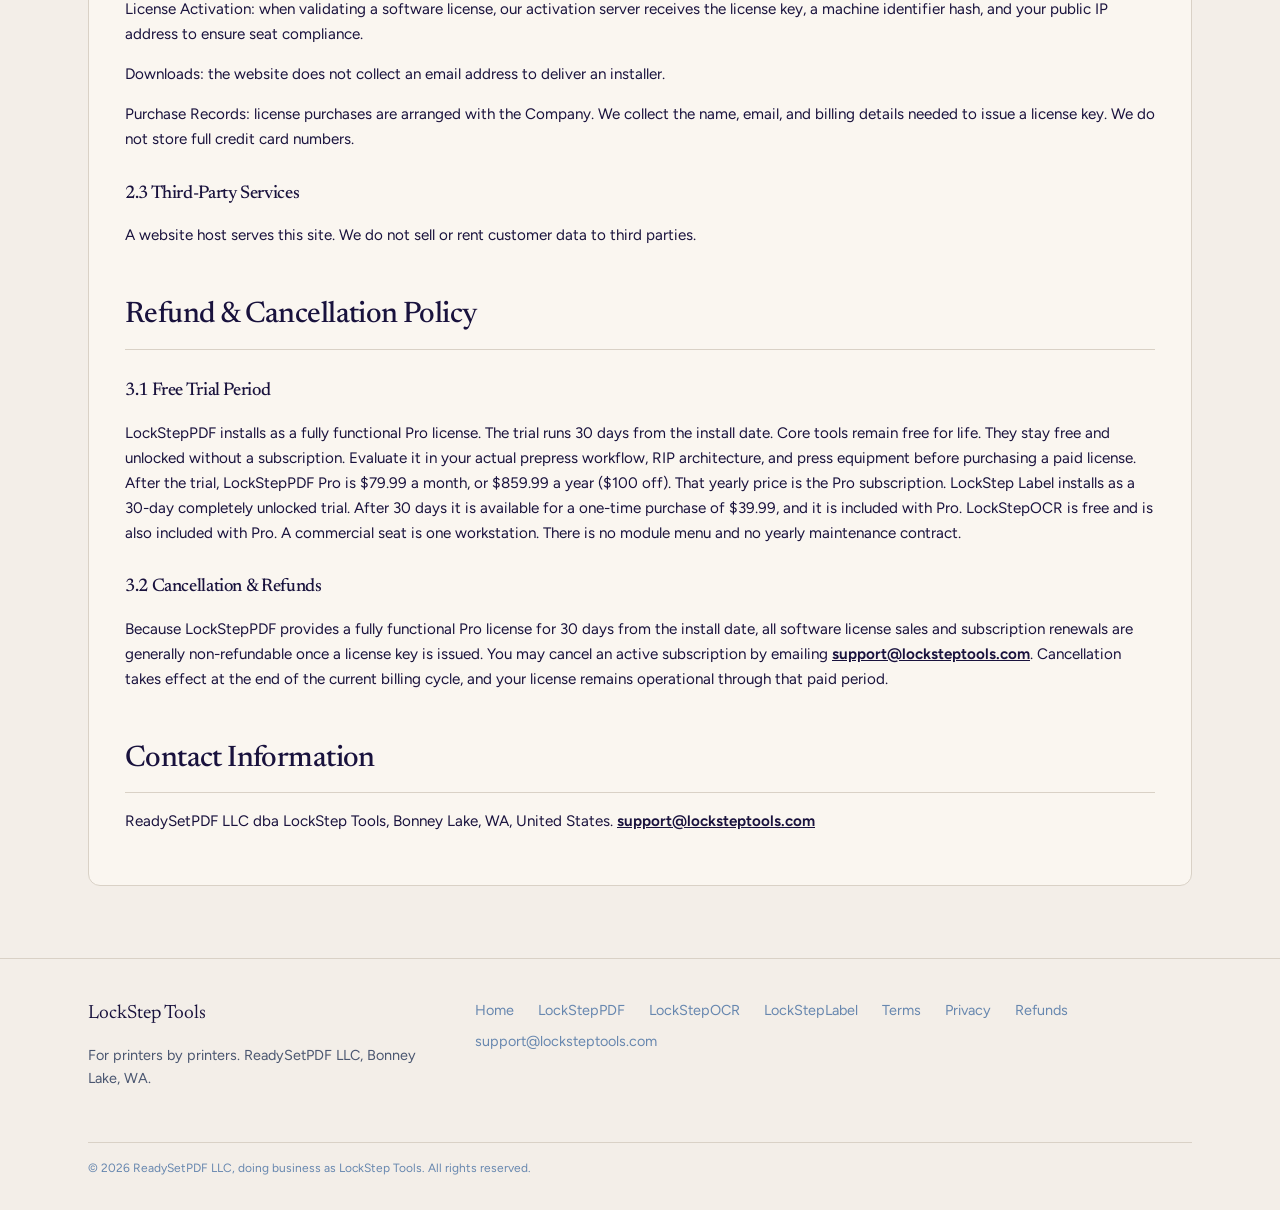
<file: legal/index.html>
<!DOCTYPE html>
<html lang="en">
<head>
    <meta charset="UTF-8">
    <meta name="viewport" content="width=device-width, initial-scale=1.0">
    <title>Legal Policies, EULA & Privacy — LockStep Tools</title>
    <meta name="description" content="End user license, privacy policy, and refund terms for LockStep Tools software from ReadySetPDF LLC, Bonney Lake, WA.">
    <meta name="robots" content="noindex, follow">
    <meta name="theme-color" content="#19123D">
    <link rel="canonical" href="https://locksteptools.com/legal/">
    <link rel="icon" type="image/svg+xml" href="../favicon.svg">
    <link rel="preconnect" href="https://fonts.googleapis.com">
    <link rel="preconnect" href="https://fonts.gstatic.com" crossorigin>
    <link rel="stylesheet" href="https://fonts.googleapis.com/css2?family=Figtree:ital,wght@0,400;0,500;0,600;0,700;1,400&family=Newsreader:opsz,wght@6..72,400;6..72,500;6..72,600&display=swap">
    <link rel="stylesheet" href="../assets/css/style.css?v=27">
    <link rel="stylesheet" href="legal.css">
    <script async src="https://www.googletagmanager.com/gtag/js?id=G-634LT4NJEN"></script>
    <script>
      window.dataLayer = window.dataLayer || [];
      function gtag(){dataLayer.push(arguments);}
      gtag('js', new Date());
      gtag('config', 'G-634LT4NJEN');
    </script>
</head>
<body class="legal-page">
<a class="skip" href="#terms">Skip to content</a>

<header class="site-header">
    <div class="inner">
        <a class="brand" href="../">
            <svg width="22" height="22" viewBox="0 0 32 32" aria-hidden="true">
                <circle cx="16" cy="16" r="5.5" fill="none" stroke="currentColor" stroke-width="1.75"/>
                <path d="M16 1.5v7.5M16 23v7.5M1.5 16h7.5M23 16h7.5" stroke="currentColor" stroke-width="1.75"/>
            </svg>
            LockStep Tools
        </a>
        <div class="header-nav">
            <nav class="nav-links nav-products" aria-label="Products">
                <a href="../pdf/">LockStepPDF</a>
                <a href="../ocr/">LockStepOCR</a>
                <a href="../label/">LockStepLabel</a>
            </nav>
            <nav class="nav-links nav-sections" aria-label="Site">
                <a href="../#tools">Tools</a>
                <a href="../#night-shift">Night shift</a>
                <a href="../#dev-direct">Dev direct</a>
                <a href="../#manifesto">Manifesto</a>
                <a href="../#pricing">Pricing</a>
            </nav>
        </div>
        <div class="header-side">
            <a class="nav-help" href="../pdf/help/">LockStepPDF Help Center</a>
            <button class="menu-btn" type="button" aria-label="Open menu" aria-expanded="false" onclick="openDrawer()">
                <svg width="20" height="20" viewBox="0 0 24 24" fill="none" stroke="currentColor" stroke-width="2"><path d="M4 6h16M4 12h16M4 18h16"/></svg>
            </button>
        </div>
    </div>
</header>

<div class="drawer" id="drawer">
    <div class="drawer-bg" onclick="closeDrawer()"></div>
    <div class="drawer-panel">
        <h2>LockStep Tools</h2>
        <nav aria-label="Mobile">
            <a href="../pdf/" onclick="closeDrawer()">LockStepPDF</a>
            <a href="../ocr/" onclick="closeDrawer()">LockStepOCR</a>
            <a href="../label/" onclick="closeDrawer()">LockStepLabel</a>
            <a class="drawer-help" href="../pdf/help/" onclick="closeDrawer()">LockStepPDF Help Center</a>
            <span class="drawer-rule"></span>
            <a href="../#tools" onclick="closeDrawer()">Tools</a>
            <a href="../#night-shift" onclick="closeDrawer()">Night shift</a>
            <a href="../#dev-direct" onclick="closeDrawer()">Dev direct</a>
            <a href="../#manifesto" onclick="closeDrawer()">Manifesto</a>
            <a href="../#pricing" onclick="closeDrawer()">Pricing</a>
        </nav>
    </div>
</div>

<main>
    <section class="hero legal-hero">
        <div class="crop-frame">
            <div class="hero-inner">
                <p class="hook">Last updated October 2026</p>
                <p class="eyebrow" style="margin-top:1.25rem;">ReadySetPDF LLC · Bonney Lake, WA</p>
                <h1>Legal Policies & Agreements</h1>
                <p class="lede">Written for the shop, in plain language. ReadySetPDF LLC, doing business as LockStep Tools, Bonney Lake, WA. Need a tool, or find a bug, email <a href="mailto:support@locksteptools.com">support@locksteptools.com</a>. We fix it together.</p>
            </div>
        </div>
    </section>

    <section class="section legal-section">
        <div class="wrap">
            <article class="legal-content">
                <div class="legal-box">
                    <p class="legal-updated">Last updated October 2026</p>

                    <section id="terms">
                        <h2>End User License Agreement & Terms of Service</h2>
                        <p>ReadySetPDF LLC, doing business as LockStep Tools ("Company," "we," "us," or "our"), provides commercial prepress desktop software, including LockStepPDF, LockStepOCR, LockStepLabel, and related digital assets (the "Software"). By downloading, installing, or purchasing a license to the Software, you ("Licensee," "User," or "Customer") agree to be bound by these Terms.</p>
                        <h3>1.1 License Grant & Activations</h3>
                        <p>Upon purchase of a commercial subscription or license, the Company grants you a non-exclusive, non-transferable, revocable license to install and run the Software. Standard commercial seats permit activation on one (1) active workstation owned or leased by the purchasing business. License keys may not be shared, rented, or distributed outside your legal entity.</p>
                        <h3>1.2 Local-First Execution & No Cloud Processing</h3>
                        <p>All Software processing—including PDF parsing, variable data merging, imposition, fold proof generation, and optical character recognition—executes strictly on your local hardware. The Company does not ingest, transmit, host, or view your production files or print artwork.</p>
                        <h3>1.3 Limitation of Liability for Print Production</h3>
                        <p>The Software is a production utility provided "AS IS." The Company is not responsible for bindery errors, misprints, font substitutions, plate discrepancies, paper stock waste, press downtime, or consequential damages resulting from the use or misuse of the Software. Prepress operators are responsible for verifying all digital proofs and press-sheet layouts prior to platemaking and live print runs.</p>
                        <h3>1.4 Governing Law</h3>
                        <p>These Terms are governed by and construed in accordance with the laws of the State of Washington, United States, without regard to conflict of law principles. Any legal action arising from these Terms must be filed in the state or federal courts located in Pierce County, Washington.</p>
                    </section>

                    <section id="privacy">
                        <h2>Privacy Policy</h2>
                        <p>ReadySetPDF LLC, doing business as LockStep Tools, prioritizes data privacy for commercial printers, medical mailers, and enterprise clients.</p>
                        <h3>2.1 Customer Production Data</h3>
                        <p>We do not collect, view, or transmit any artwork, PDF files, CSV/spreadsheet databases, patient information, or mailing lists processed by our desktop applications. All processing is 100% offline and stays on your local workstation or network drive.</p>
                        <h3>2.2 Information We Collect</h3>
                        <p>License Activation: when validating a software license, our activation server receives the license key, a machine identifier hash, and your public IP address to ensure seat compliance.</p>
                        <p>Downloads: the website does not collect an email address to deliver an installer.</p>
                        <p>Purchase Records: license purchases are arranged with the Company. We collect the name, email, and billing details needed to issue a license key. We do not store full credit card numbers.</p>
                        <h3>2.3 Third-Party Services</h3>
                        <p>A website host serves this site. We do not sell or rent customer data to third parties.</p>
                    </section>

                    <section id="refunds">
                        <h2>Refund & Cancellation Policy</h2>
                        <h3>3.1 Free Trial Period</h3>
                        <p>LockStepPDF installs as a fully functional Pro license. The trial runs 30 days from the install date. Core tools remain free for life. They stay free and unlocked without a subscription. Evaluate it in your actual prepress workflow, RIP architecture, and press equipment before purchasing a paid license. After the trial, LockStepPDF Pro is $79.99 a month, or $859.99 a year ($100 off). That yearly price is the Pro subscription. LockStep Label installs as a 30-day completely unlocked trial. After 30 days it is available for a one-time purchase of $39.99, and it is included with Pro. LockStepOCR is free and is also included with Pro. A commercial seat is one workstation. There is no module menu and no yearly maintenance contract.</p>
                        <h3>3.2 Cancellation & Refunds</h3>
                        <p>Because LockStepPDF provides a fully functional Pro license for 30 days from the install date, all software license sales and subscription renewals are generally non-refundable once a license key is issued. You may cancel an active subscription by emailing <a href="mailto:support@locksteptools.com">support@locksteptools.com</a>. Cancellation takes effect at the end of the current billing cycle, and your license remains operational through that paid period.</p>
                    </section>

                    <section id="contact">
                        <h2>Contact Information</h2>
                        <p>ReadySetPDF LLC dba LockStep Tools, Bonney Lake, WA, United States. <a href="mailto:support@locksteptools.com">support@locksteptools.com</a></p>
                    </section>
                </div>
            </article>
        </div>
    </section>
</main>

<footer>
    <div class="wrap">
        <div class="foot-top">
            <div>
                <p style="font-family:var(--font-display);font-size:1.2rem;margin:0;">LockStep Tools</p>
                <p style="color:var(--muted);font-size:0.9rem;max-width:26rem;margin-bottom:0;">For printers by printers. ReadySetPDF LLC, Bonney Lake, WA.</p>
            </div>
            <nav class="foot-nav" aria-label="Footer">
                <a href="../">Home</a>
                <a href="../pdf/">LockStepPDF</a>
                <a href="../ocr/">LockStepOCR</a>
                <a href="../label/">LockStepLabel</a>
                <a href="#terms">Terms</a>
                <a href="#privacy">Privacy</a>
                <a href="#refunds">Refunds</a>
                <a href="mailto:support@locksteptools.com">support@locksteptools.com</a>
            </nav>
        </div>
        <p class="foot-copy">© 2026 ReadySetPDF LLC, doing business as LockStep Tools. All rights reserved.</p>
    </div>
</footer>
<script src="../assets/js/site.js?v=27"></script>
</body>
</html>
</file>
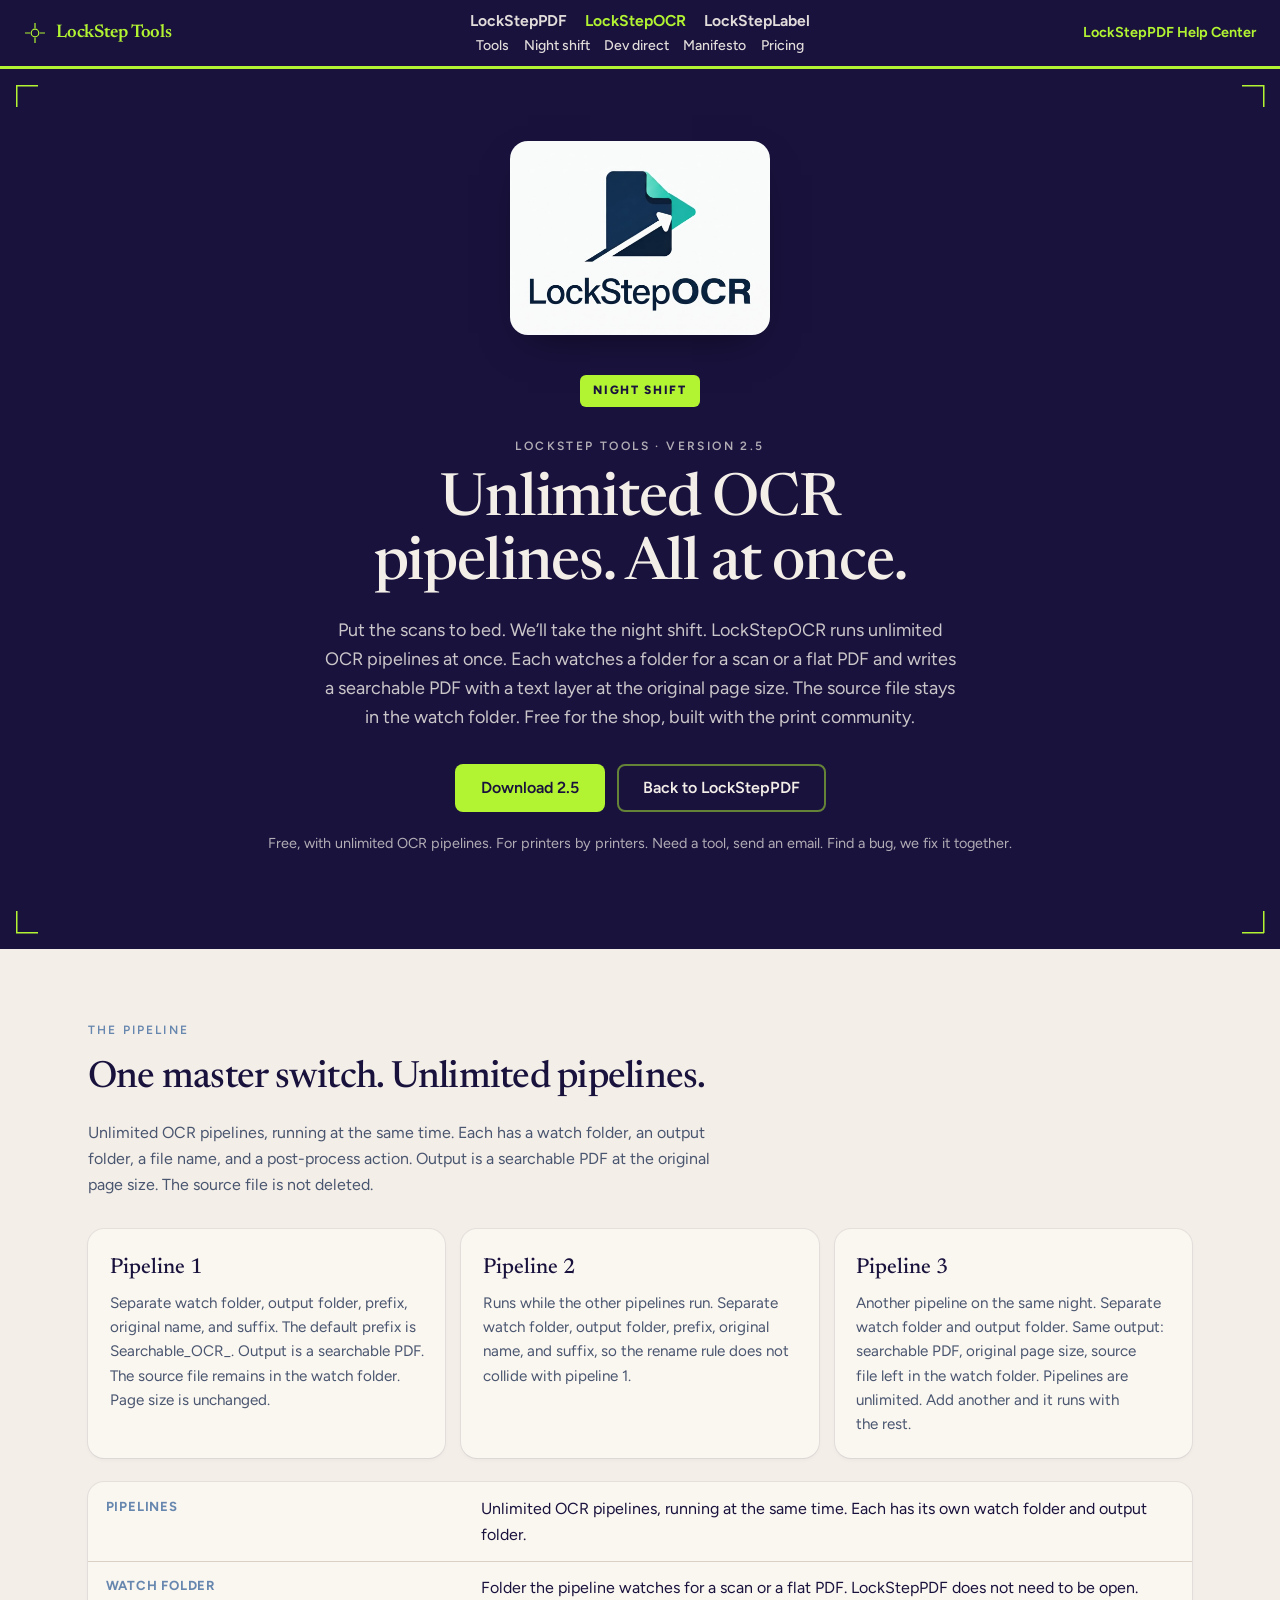
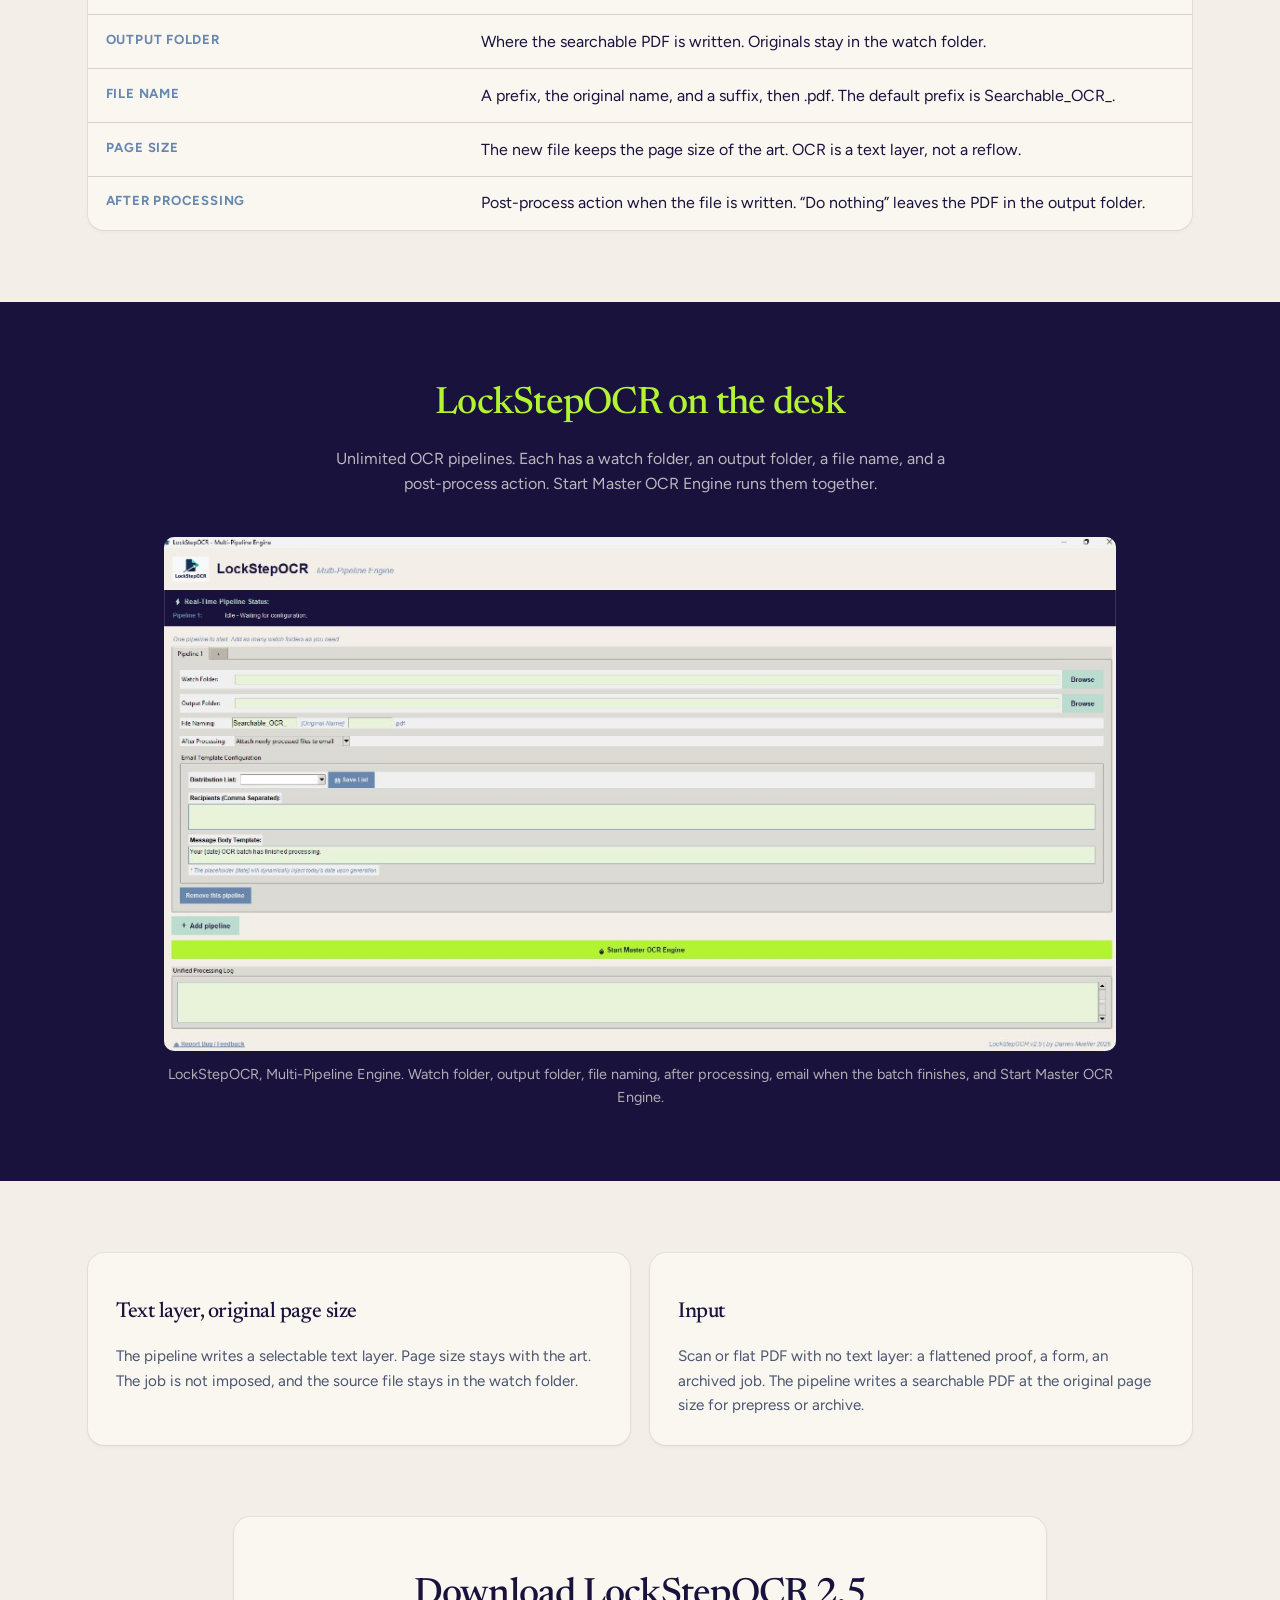
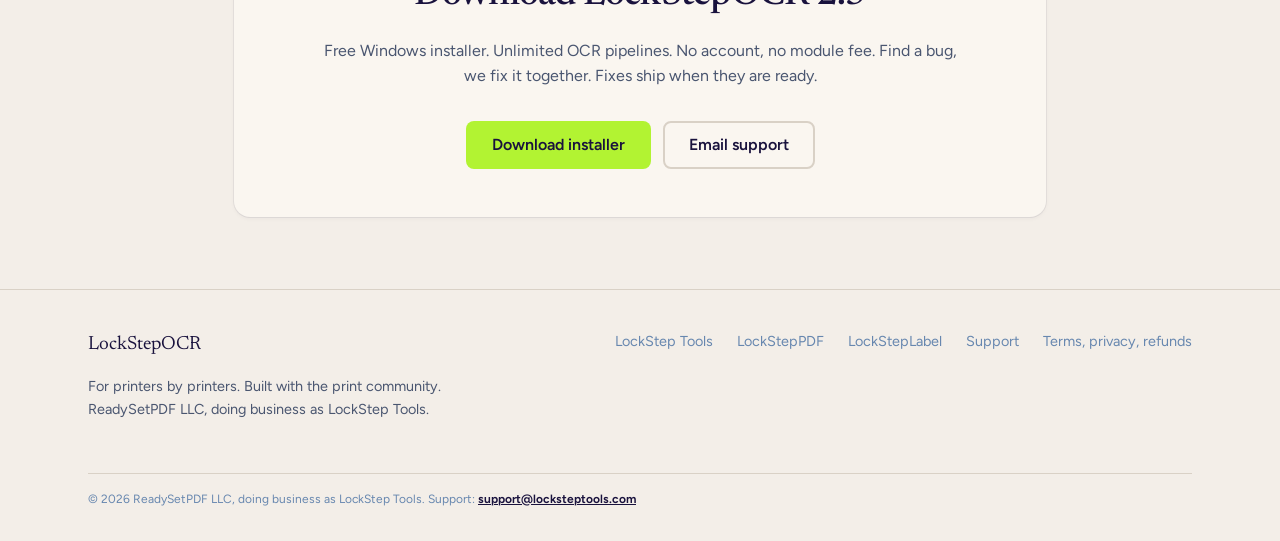
<file: ocr/index.html>
<!DOCTYPE html>
<html lang="en">
<head>
    <meta charset="UTF-8">
    <meta name="viewport" content="width=device-width, initial-scale=1.0">
    <title>LockStepOCR — Watch-Folder OCR for Print Shops</title>
    <meta name="description" content="LockStepOCR 2.5. Unlimited OCR pipelines. Each writes a searchable PDF with a text layer at the original page size. Windows.">
    <meta name="author" content="LockStep Tools">
    <meta name="robots" content="index, follow">
    <meta name="theme-color" content="#19123D">
    <link rel="canonical" href="https://locksteptools.com/ocr/">
    <link rel="icon" type="image/svg+xml" href="../favicon.svg">
    <link rel="preconnect" href="https://fonts.googleapis.com">
    <link rel="preconnect" href="https://fonts.gstatic.com" crossorigin>
    <link rel="stylesheet" href="https://fonts.googleapis.com/css2?family=Figtree:ital,wght@0,400;0,500;0,600;0,700;1,400&family=Newsreader:opsz,wght@6..72,400;6..72,500;6..72,600&display=swap">
    <link rel="stylesheet" href="../assets/css/style.css?v=27">
    <link rel="stylesheet" href="ocr.css">
    <meta property="og:title" content="LockStepOCR — Watch-Folder OCR for Print Shops">
    <meta property="og:description" content="Unlimited OCR pipelines. Searchable PDF at the original page size. The night shift does not clock out.">
    <meta property="og:image" content="https://locksteptools.com/assets/img/lockstepocr.png?v=29">
    <meta property="og:url" content="https://locksteptools.com/ocr/">
    <meta property="og:type" content="website">
    <meta property="og:site_name" content="LockStep Tools">
    <script async src="https://www.googletagmanager.com/gtag/js?id=G-634LT4NJEN"></script>
    <script>
      window.dataLayer = window.dataLayer || [];
      function gtag(){dataLayer.push(arguments);}
      gtag('js', new Date());
      gtag('config', 'G-634LT4NJEN');
    </script>
    <script type="application/ld+json">
    {
      "@context": "https://schema.org",
      "@type": "SoftwareApplication",
      "name": "LockStepOCR",
      "operatingSystem": "Windows",
      "applicationCategory": "BusinessApplication",
      "softwareVersion": "2.5",
      "url": "https://locksteptools.com/ocr/",
      "screenshot": "https://locksteptools.com/assets/img/lockstepocr.png?v=29",
      "description": "LockStepOCR 2.5. Unlimited OCR pipelines. Each writes a searchable PDF with a text layer at the original page size. Free.",
      "offers": {
        "@type": "Offer",
        "price": "0",
        "priceCurrency": "USD",
        "description": "Free. Also included with LockStepPDF Pro."
      },
      "publisher": { "@type": "Organization", "name": "LockStep Tools" }
    }
    </script>
</head>
<body>
<a class="skip" href="#engine">Skip to content</a>

<header class="site-header">
    <div class="inner">
        <a class="brand" href="../">
            <svg width="22" height="22" viewBox="0 0 32 32" aria-hidden="true">
                <circle cx="16" cy="16" r="5.5" fill="none" stroke="currentColor" stroke-width="1.75"/>
                <path d="M16 1.5v7.5M16 23v7.5M1.5 16h7.5M23 16h7.5" stroke="currentColor" stroke-width="1.75"/>
            </svg>
            LockStep Tools
        </a>
        <div class="header-nav">
            <nav class="nav-links nav-products" aria-label="Products">
                <a href="../pdf/">LockStepPDF</a>
                <a href="./" aria-current="page">LockStepOCR</a>
                <a href="../label/">LockStepLabel</a>
            </nav>
            <nav class="nav-links nav-sections" aria-label="Site">
                <a href="../#tools">Tools</a>
                <a href="../#night-shift">Night shift</a>
                <a href="../#dev-direct">Dev direct</a>
                <a href="../#manifesto">Manifesto</a>
                <a href="../#pricing">Pricing</a>
            </nav>
        </div>
        <div class="header-side">
            <a class="nav-help" href="../pdf/help/">LockStepPDF Help Center</a>
            <button class="menu-btn" type="button" aria-label="Open menu" aria-expanded="false" onclick="openDrawer()">
                <svg width="20" height="20" viewBox="0 0 24 24" fill="none" stroke="currentColor" stroke-width="2"><path d="M4 6h16M4 12h16M4 18h16"/></svg>
            </button>
        </div>
    </div>
</header>

<div class="drawer" id="drawer">
    <div class="drawer-bg" onclick="closeDrawer()"></div>
    <div class="drawer-panel">
        <h2>LockStepOCR</h2>
        <nav aria-label="Mobile">
            <a href="../pdf/" onclick="closeDrawer()">LockStepPDF</a>
            <a href="./" onclick="closeDrawer()" aria-current="page">LockStepOCR</a>
            <a href="../label/" onclick="closeDrawer()">LockStepLabel</a>
            <a class="drawer-help" href="../pdf/help/" onclick="closeDrawer()">LockStepPDF Help Center</a>
            <span class="drawer-rule"></span>
            <a href="../#tools" onclick="closeDrawer()">Tools</a>
            <a href="../#night-shift" onclick="closeDrawer()">Night shift</a>
            <a href="../#dev-direct" onclick="closeDrawer()">Dev direct</a>
            <a href="../#manifesto" onclick="closeDrawer()">Manifesto</a>
            <a href="../#pricing" onclick="closeDrawer()">Pricing</a>
            <button type="button" class="btn btn-lime js-download" style="margin-top:1rem;" data-app="LockStepOCR">Download 2.5</button>
        </nav>
    </div>
</div>

<main>
    <section class="hero">
        <div class="crop-frame">
            <div class="hero-inner">
                <div class="brand-lockup">
                    <img src="../assets/img/lockstepocr-logo.jpg" alt="LockStepOCR" width="260">
                </div>
                <p class="hook">Night shift</p>
                <p class="eyebrow" style="margin-top:1.15rem;">LockStep Tools · version 2.5</p>
                <h1>Unlimited OCR pipelines. All at once.</h1>
                <p class="lede">Put the scans to bed. We’ll take the night shift. LockStepOCR runs unlimited OCR pipelines at once. Each watches a folder for a scan or a flat PDF and writes a searchable PDF with a text layer at the original page size. The source file stays in the watch folder. Free for the shop, built with the print community.</p>
                <div class="cta-row">
                    <button type="button" class="btn btn-lime btn-lg js-download" data-app="LockStepOCR">Download 2.5</button>
                    <a class="btn btn-inverse btn-lg" href="../pdf/">Back to LockStepPDF</a>
                </div>
                <p class="meta-line">Free, with unlimited OCR pipelines. For printers by printers. Need a tool, send an email. Find a bug, we fix it together.</p>
            </div>
        </div>
    </section>

    <section class="section" id="engine">
        <div class="wrap">
            <p class="kicker">The pipeline</p>
            <h2>One master switch. Unlimited pipelines.</h2>
            <p class="sub">Unlimited OCR pipelines, running at the same time. Each has a watch folder, an output folder, a file name, and a post-process action. Output is a searchable PDF at the original page size. The source file is not deleted.</p>
            <div class="pipes">
                <article class="pipe">
                    <strong>Pipeline 1</strong>
                    <p>Separate watch folder, output folder, prefix, original name, and suffix. The default prefix is Searchable_OCR_. Output is a searchable PDF. The source file remains in the watch folder. Page size is unchanged.</p>
                </article>
                <article class="pipe">
                    <strong>Pipeline 2</strong>
                    <p>Runs while the other pipelines run. Separate watch folder, output folder, prefix, original name, and suffix, so the rename rule does not collide with pipeline 1.</p>
                </article>
                <article class="pipe">
                    <strong>Pipeline 3</strong>
                    <p>Another pipeline on the same night. Separate watch folder and output folder. Same output: searchable PDF, original page size, source file left in the watch folder. Pipelines are unlimited. Add another and it runs with the rest.</p>
                </article>
            </div>

            <table class="spec">
                <tbody>
                    <tr>
                        <th scope="row">Pipelines</th>
                        <td>Unlimited OCR pipelines, running at the same time. Each has its own watch folder and output folder.</td>
                    </tr>
                    <tr>
                        <th scope="row">Watch folder</th>
                        <td>Folder the pipeline watches for a scan or a flat PDF. LockStepPDF does not need to be open.</td>
                    </tr>
                    <tr>
                        <th scope="row">Output folder</th>
                        <td>Where the searchable PDF is written. Originals stay in the watch folder.</td>
                    </tr>
                    <tr>
                        <th scope="row">File name</th>
                        <td>A prefix, the original name, and a suffix, then <span>.pdf</span>. The default prefix is Searchable_OCR_.</td>
                    </tr>
                    <tr>
                        <th scope="row">Page size</th>
                        <td>The new file keeps the page size of the art. OCR is a text layer, not a reflow.</td>
                    </tr>
                    <tr>
                        <th scope="row">After processing</th>
                        <td>Post-process action when the file is written. “Do nothing” leaves the PDF in the output folder.</td>
                    </tr>
                </tbody>
            </table>
        </div>
    </section>

    <section class="shots">
        <div class="wrap" style="max-width:1000px;">
            <h2>LockStepOCR on the desk</h2>
            <p class="sub">Unlimited OCR pipelines. Each has a watch folder, an output folder, a file name, and a post-process action. Start Master OCR Engine runs them together.</p>
            <figure>
                <img src="../assets/img/lockstepocr.png?v=29" alt="LockStepOCR Multi-Pipeline Engine window with a watch folder, an output folder, file naming, after processing, an email template, and Start Master OCR Engine" width="1024" height="553">
                <figcaption>LockStepOCR, Multi-Pipeline Engine. Watch folder, output folder, file naming, after processing, email when the batch finishes, and Start Master OCR Engine.</figcaption>
            </figure>
        </div>
    </section>

    <section class="section" id="beside">
        <div class="wrap">
            <div class="grid-2" style="margin-top:0;">
                <article class="card">
                    <h3>Text layer, original page size</h3>
                    <p>The pipeline writes a selectable text layer. Page size stays with the art. The job is not imposed, and the source file stays in the watch folder.</p>
                </article>
                <article class="card">
                    <h3>Input</h3>
                    <p>Scan or flat PDF with no text layer: a flattened proof, a form, an archived job. The pipeline writes a searchable PDF at the original page size for prepress or archive.</p>
                </article>
            </div>
        </div>
    </section>

    <section class="section" id="download" style="padding-top:0;">
        <div class="wrap" style="max-width:860px;">
            <div class="cta-box">
                <h2>Download LockStepOCR 2.5</h2>
                <p class="sub">Free Windows installer. Unlimited OCR pipelines. No account, no module fee. Find a bug, we fix it together. Fixes ship when they are ready.</p>
                <div class="cta-row">
                    <button type="button" class="btn btn-lime btn-lg js-download" data-app="LockStepOCR">Download installer</button>
                    <a class="btn btn-outline btn-lg" href="mailto:support@locksteptools.com?subject=LockStepOCR%20question">Email support</a>
                </div>
            </div>
        </div>
    </section>
</main>

<footer>
    <div class="wrap">
        <div class="foot-top">
            <div>
                <p style="font-family:var(--font-display);font-size:1.2rem;margin:0;">LockStepOCR</p>
                <p style="color:var(--muted);font-size:0.9rem;max-width:26rem;margin-bottom:0;">For printers by printers. Built with the print community. ReadySetPDF LLC, doing business as LockStep Tools.</p>
            </div>
            <nav class="foot-nav" aria-label="Footer">
                <a href="../">LockStep Tools</a>
                <a href="../pdf/">LockStepPDF</a>
                <a href="../label/">LockStepLabel</a>
                <a href="mailto:support@locksteptools.com">Support</a>
                <a href="../legal/">Terms, privacy, refunds</a>
            </nav>
        </div>
        <p class="foot-copy">© 2026 ReadySetPDF LLC, doing business as LockStep Tools. Support: <a href="mailto:support@locksteptools.com">support@locksteptools.com</a></p>
    </div>
</footer>
<script src="../assets/js/site.js?v=27"></script>
</body>
</html>
</file>
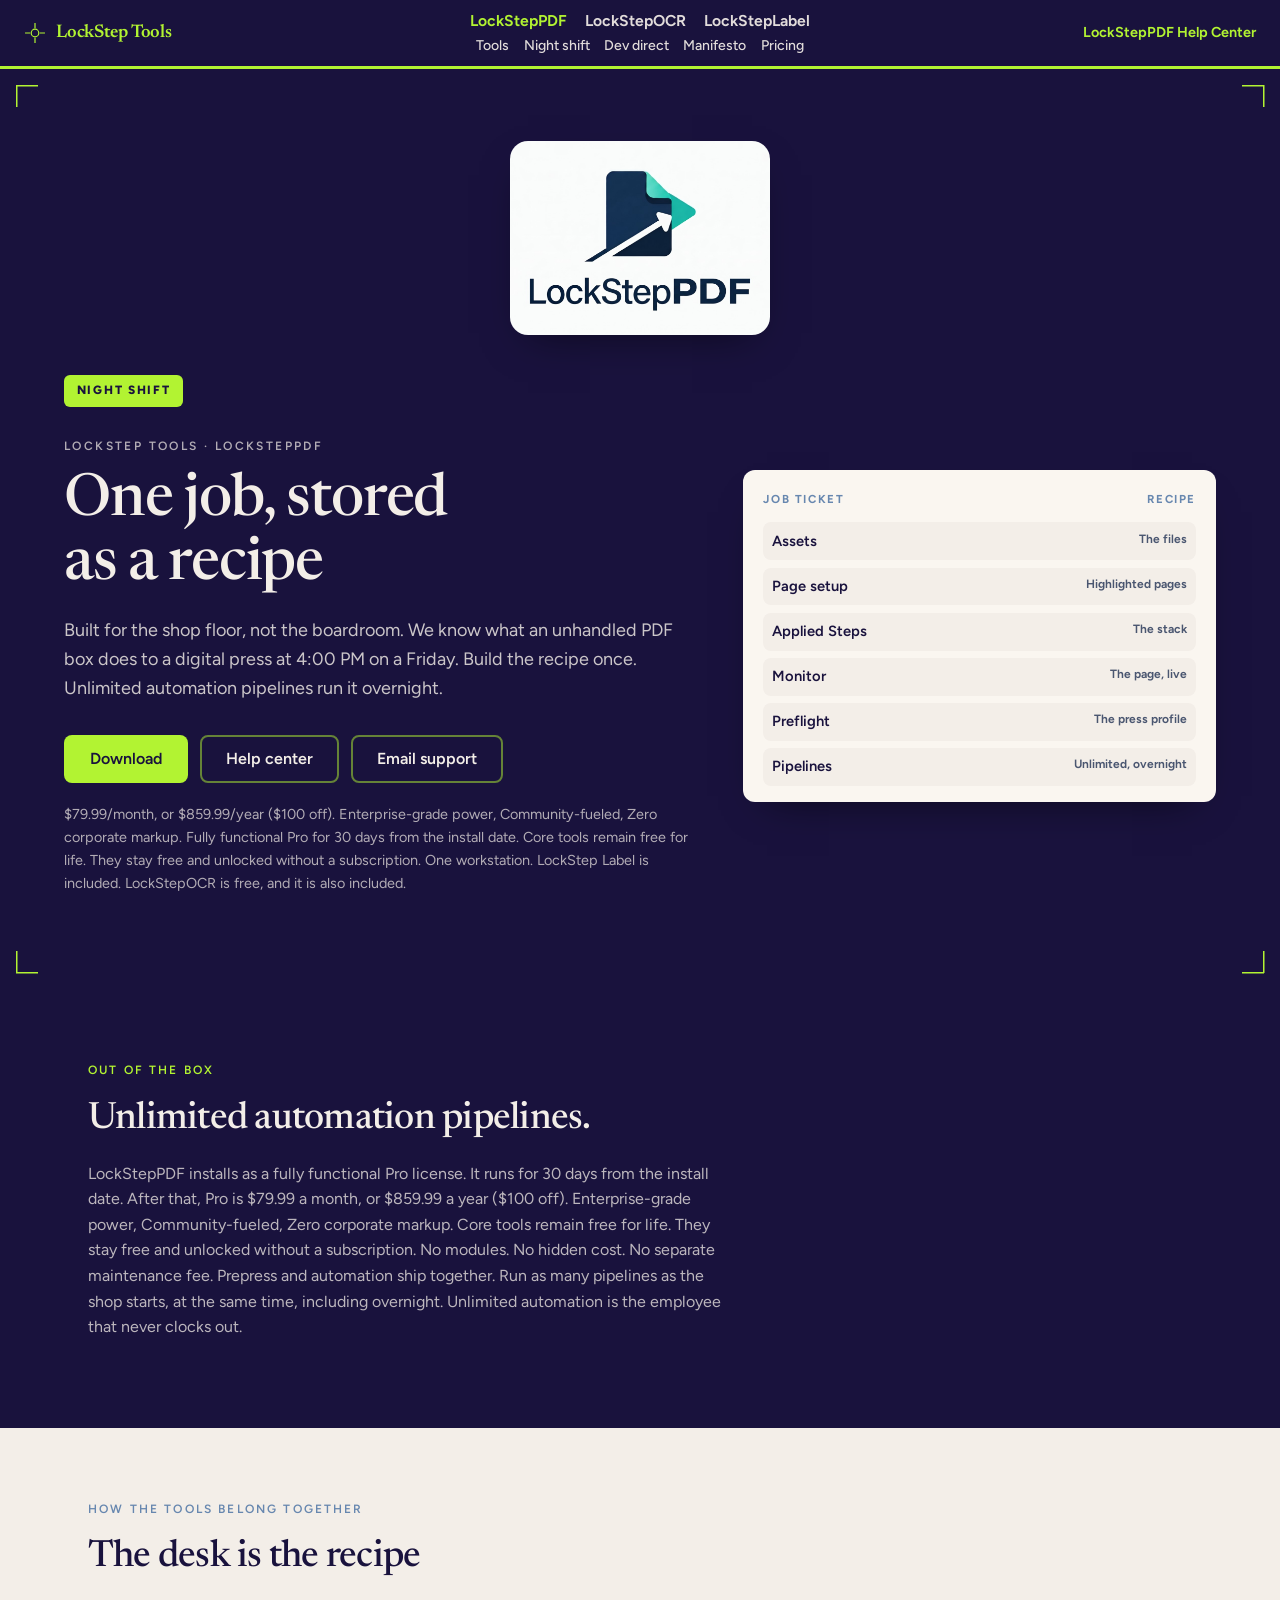
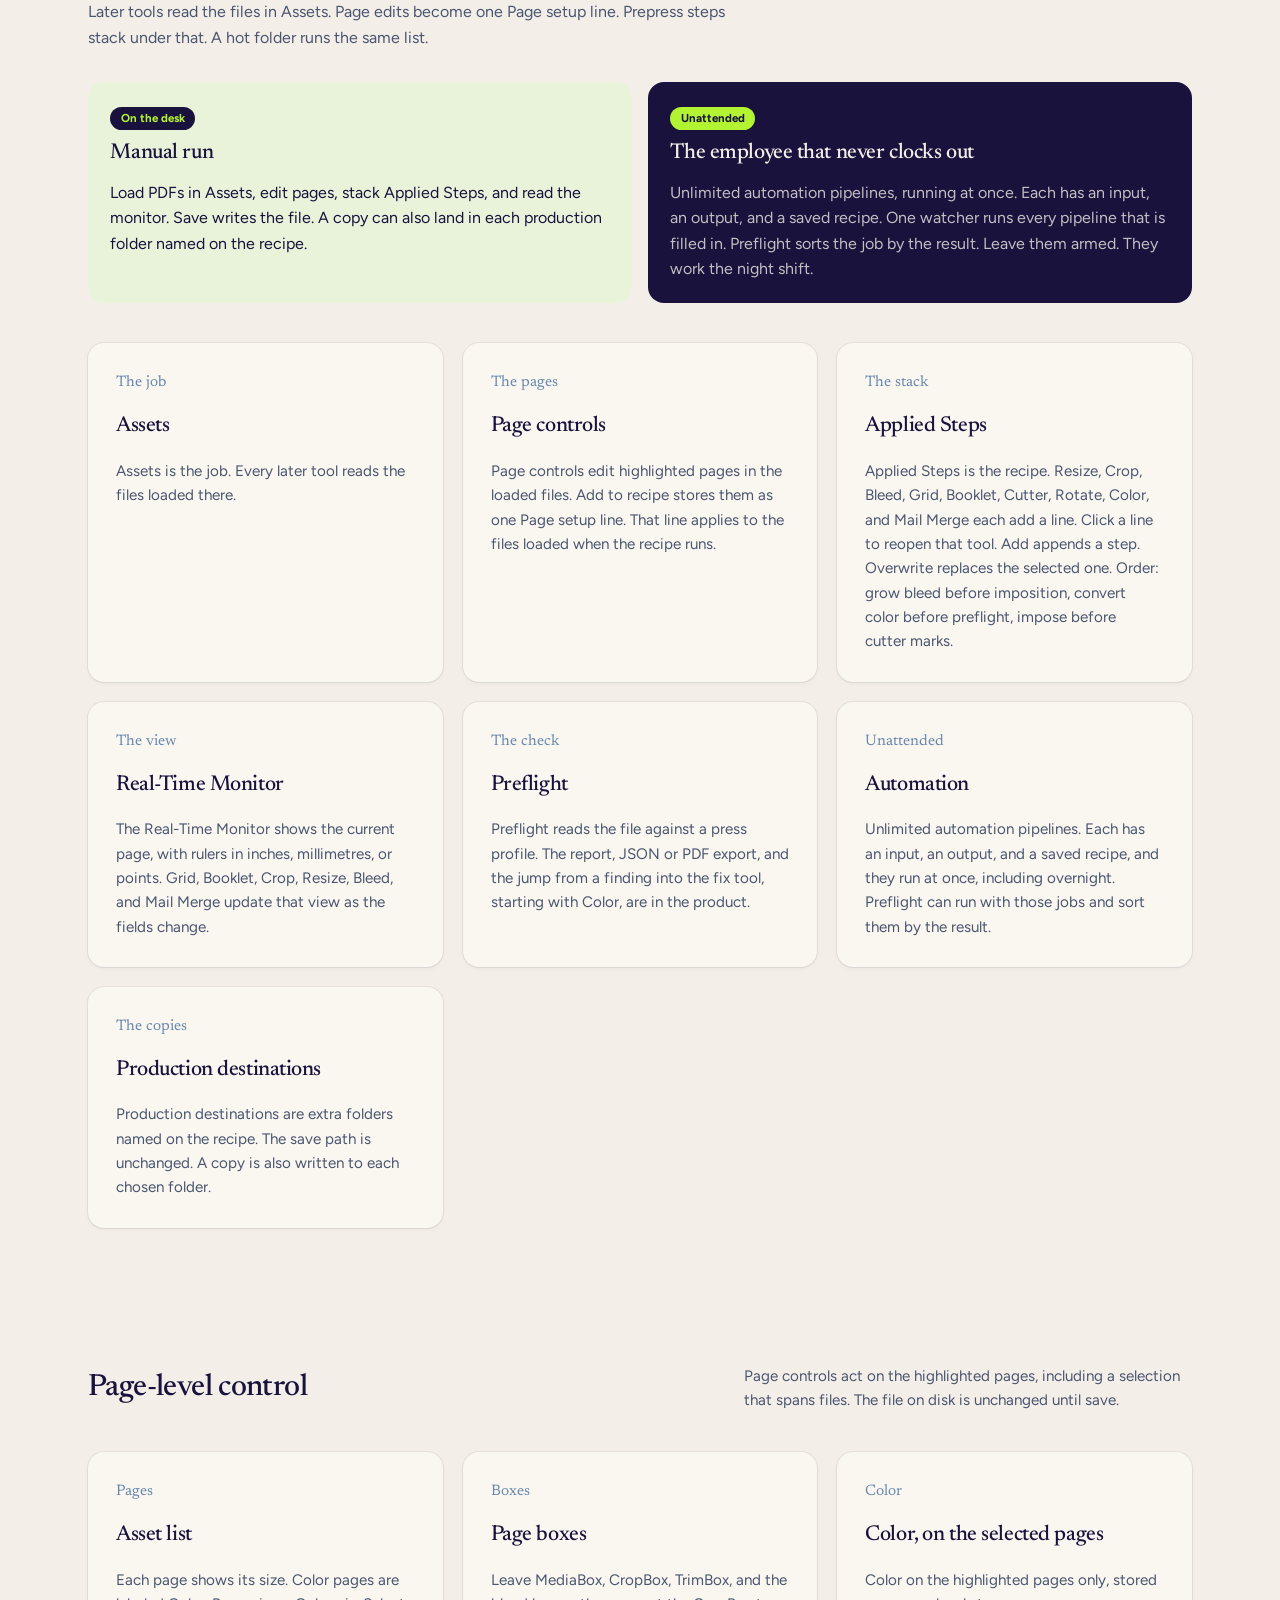
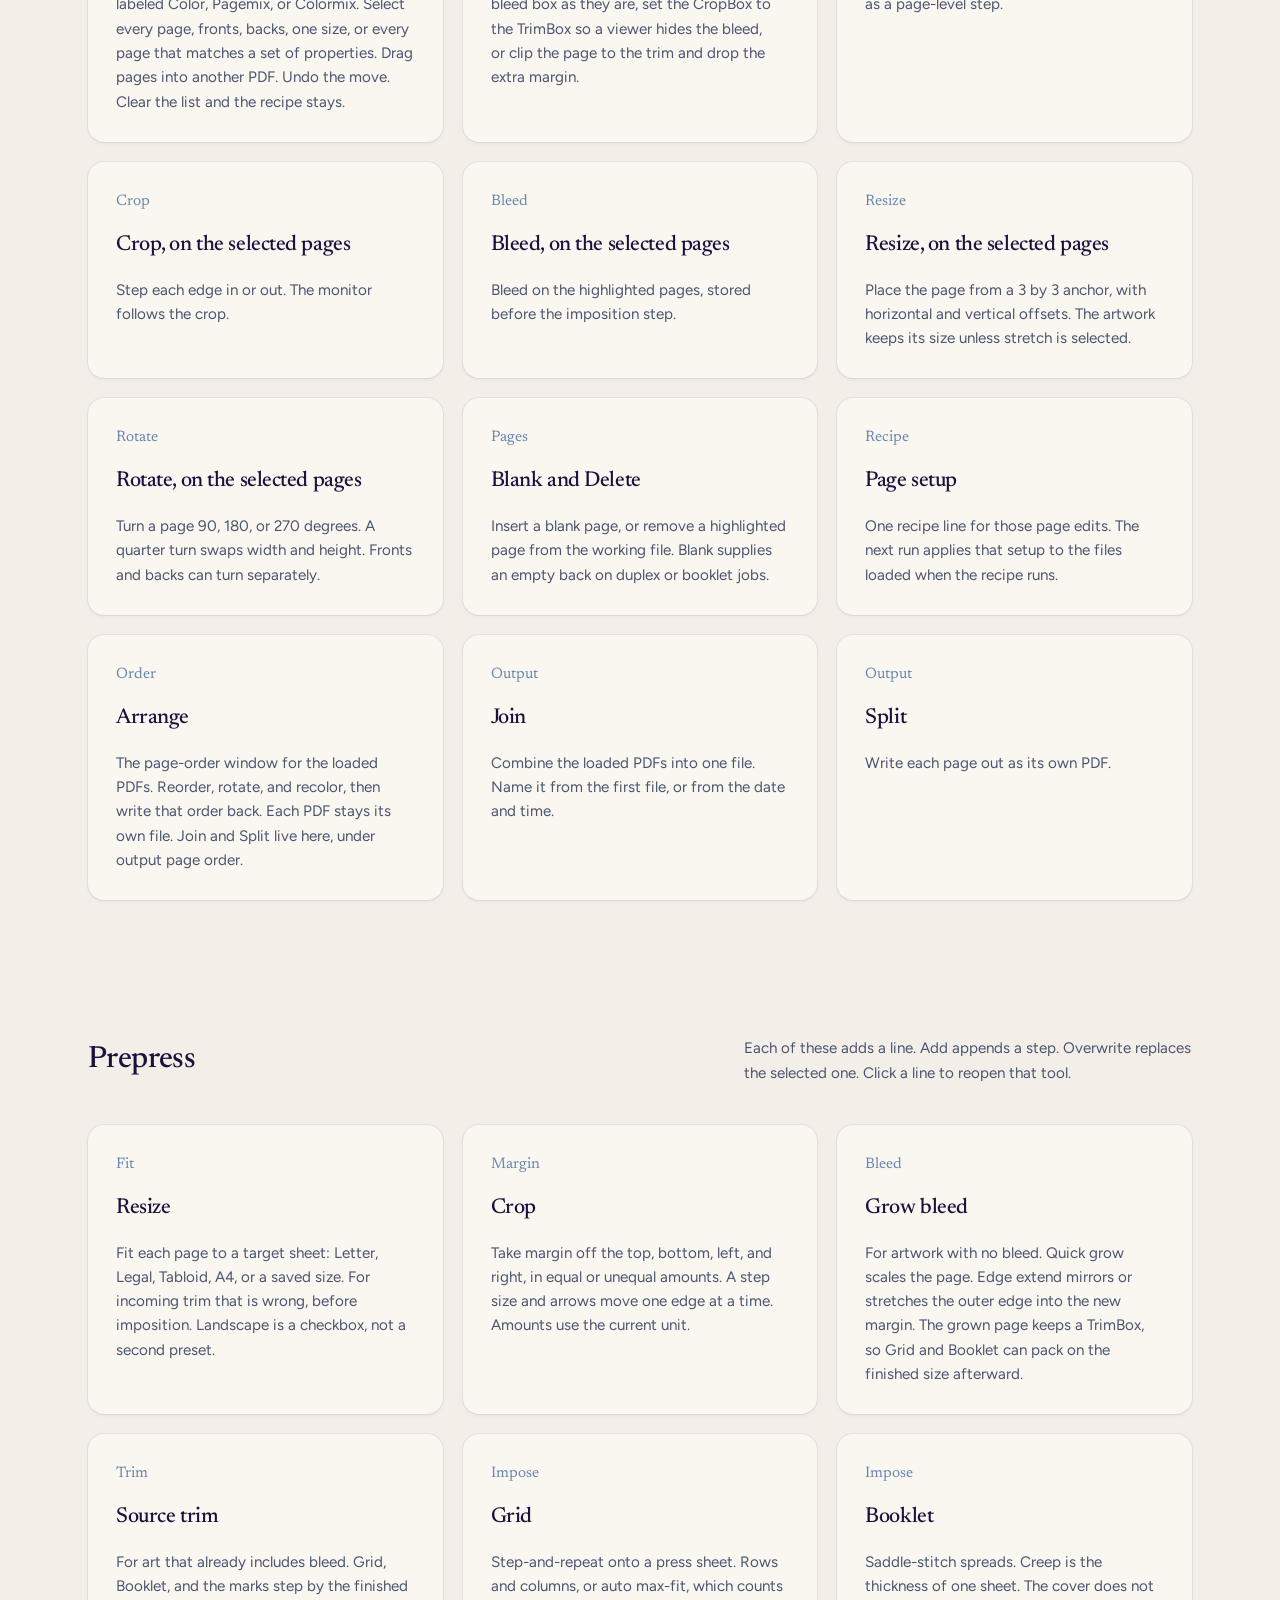
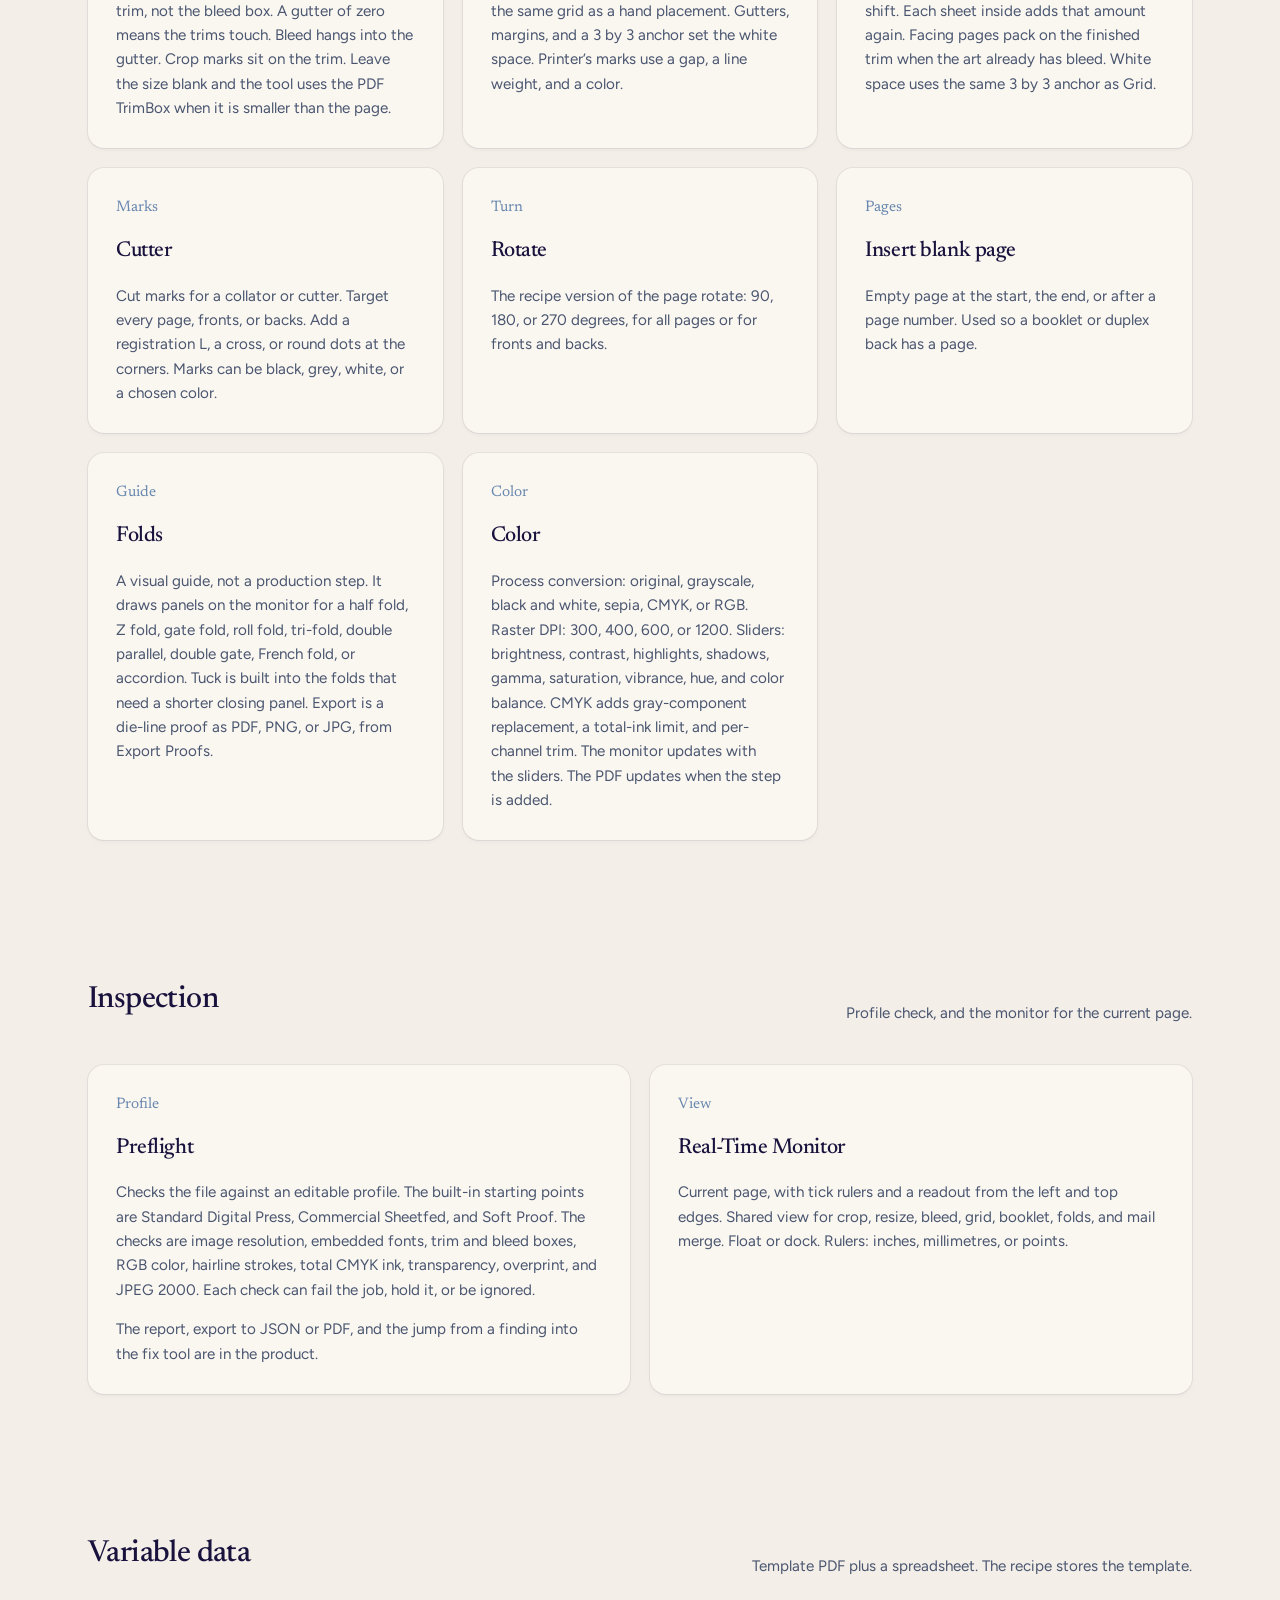
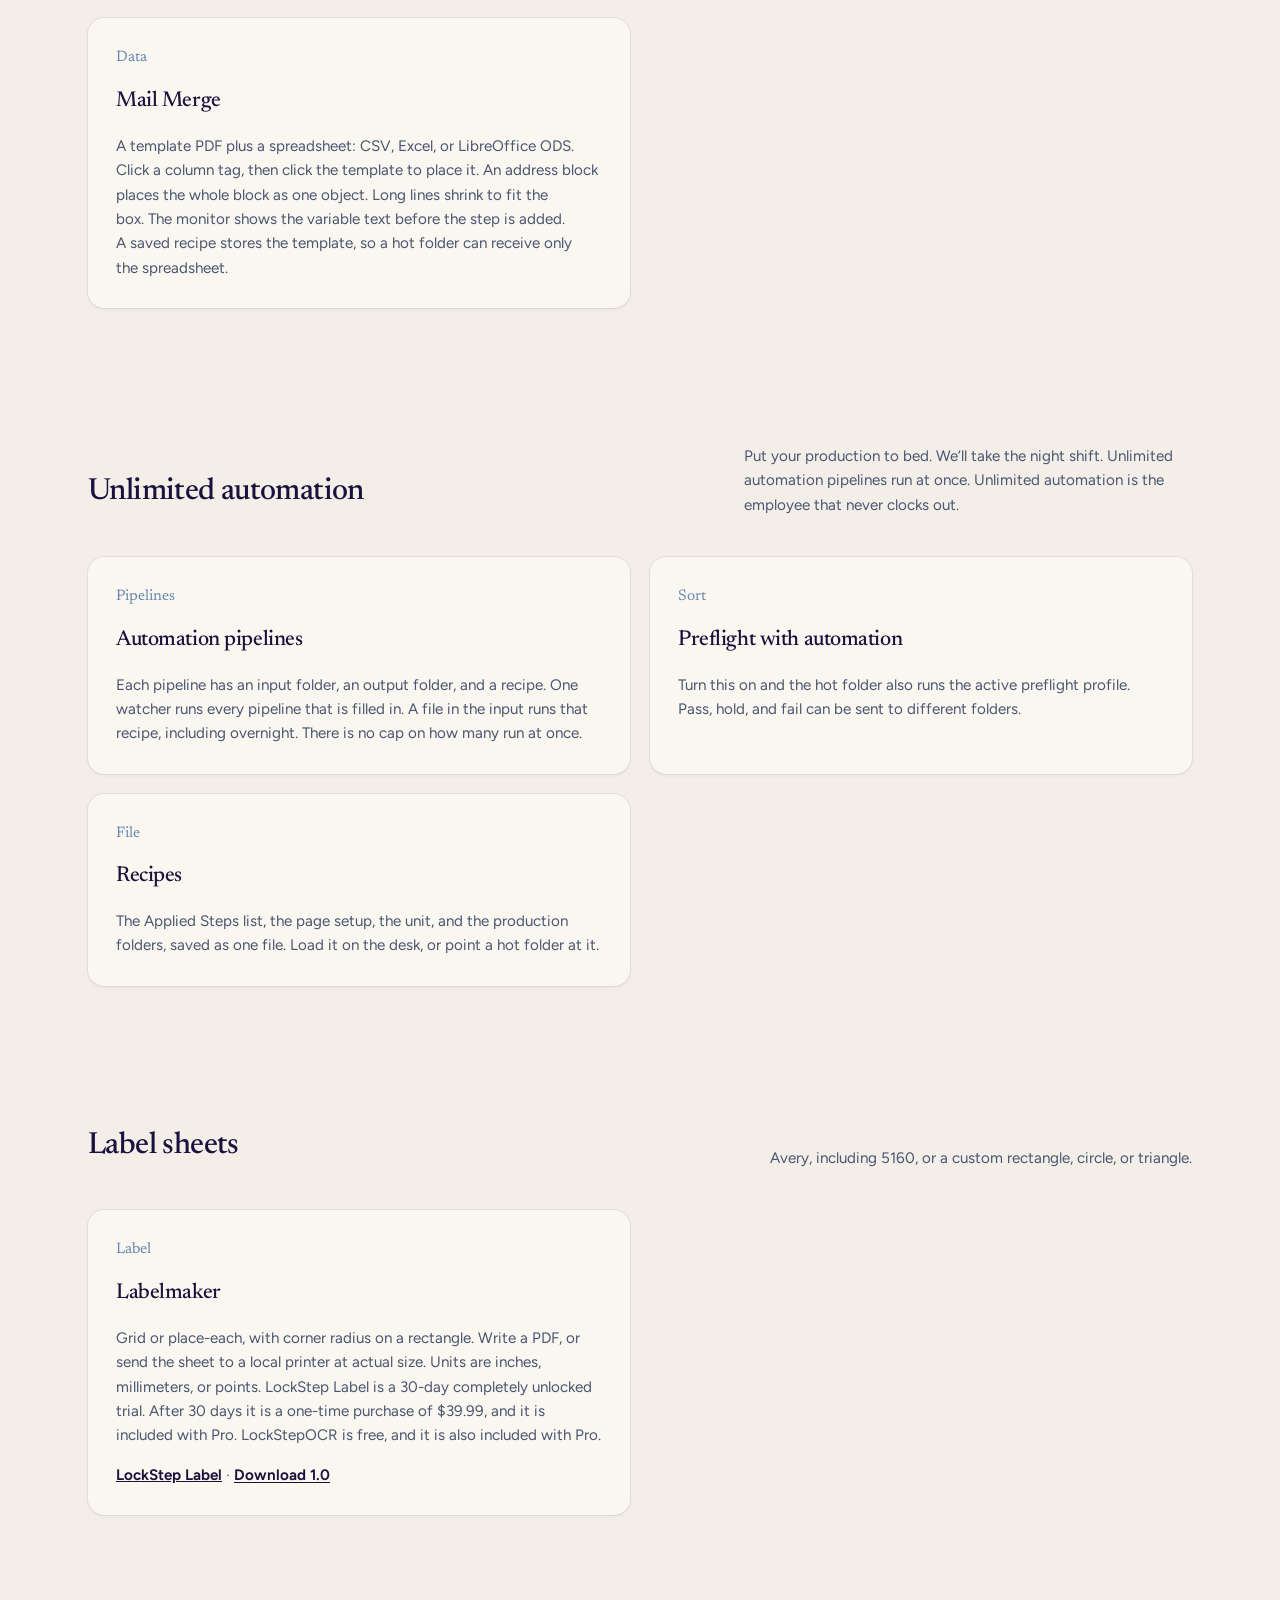
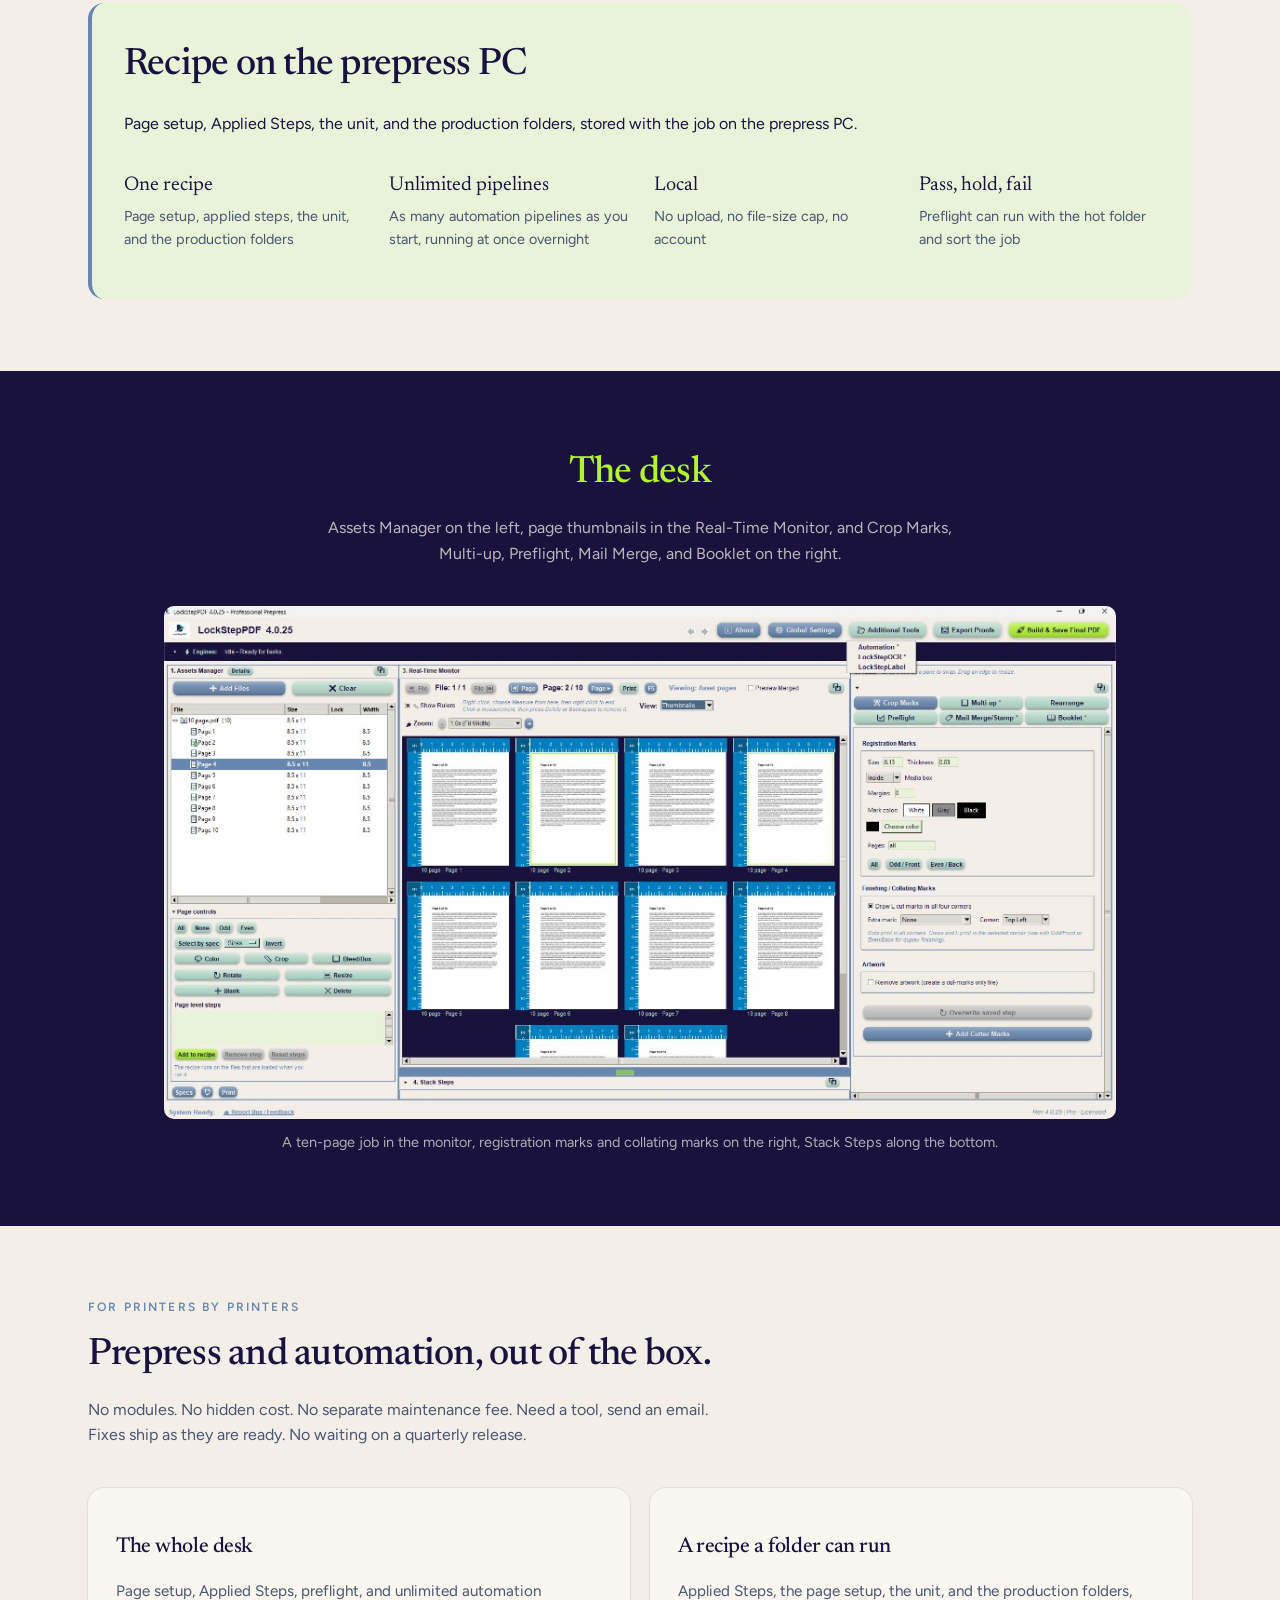
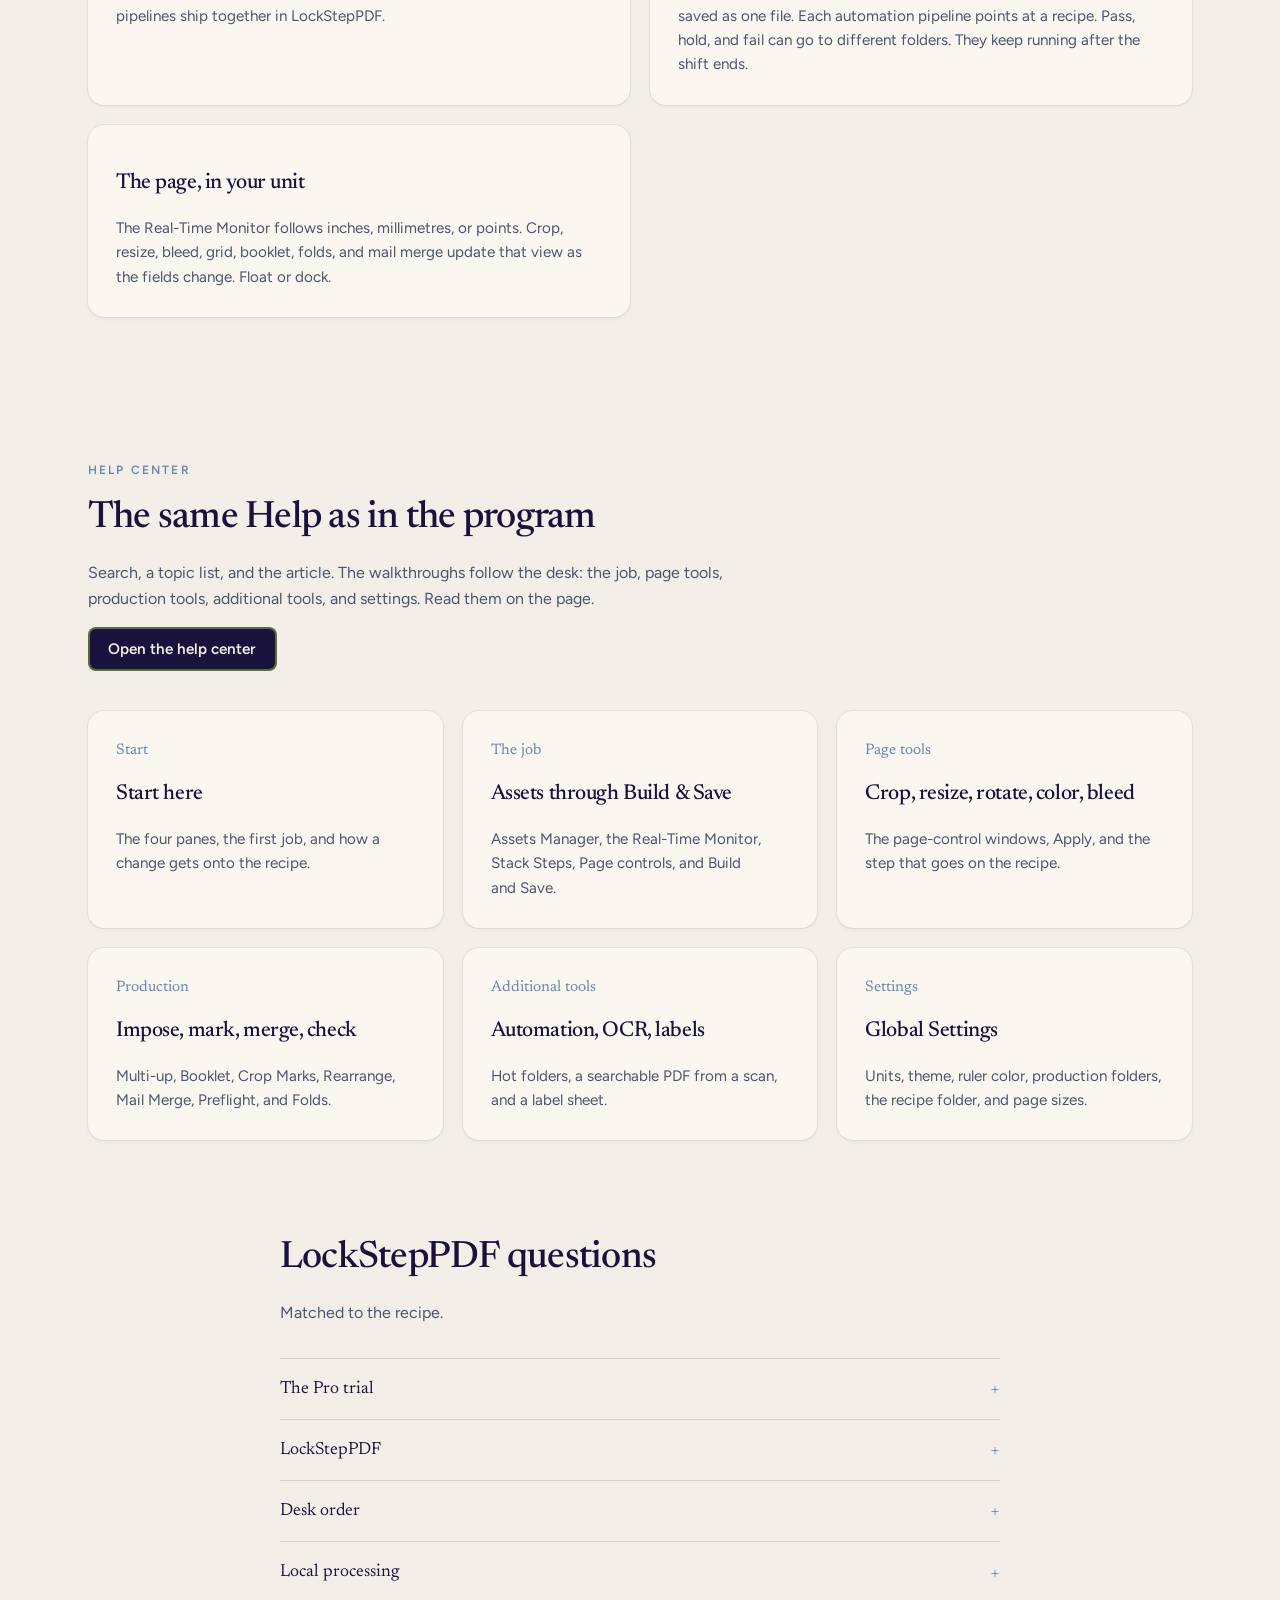
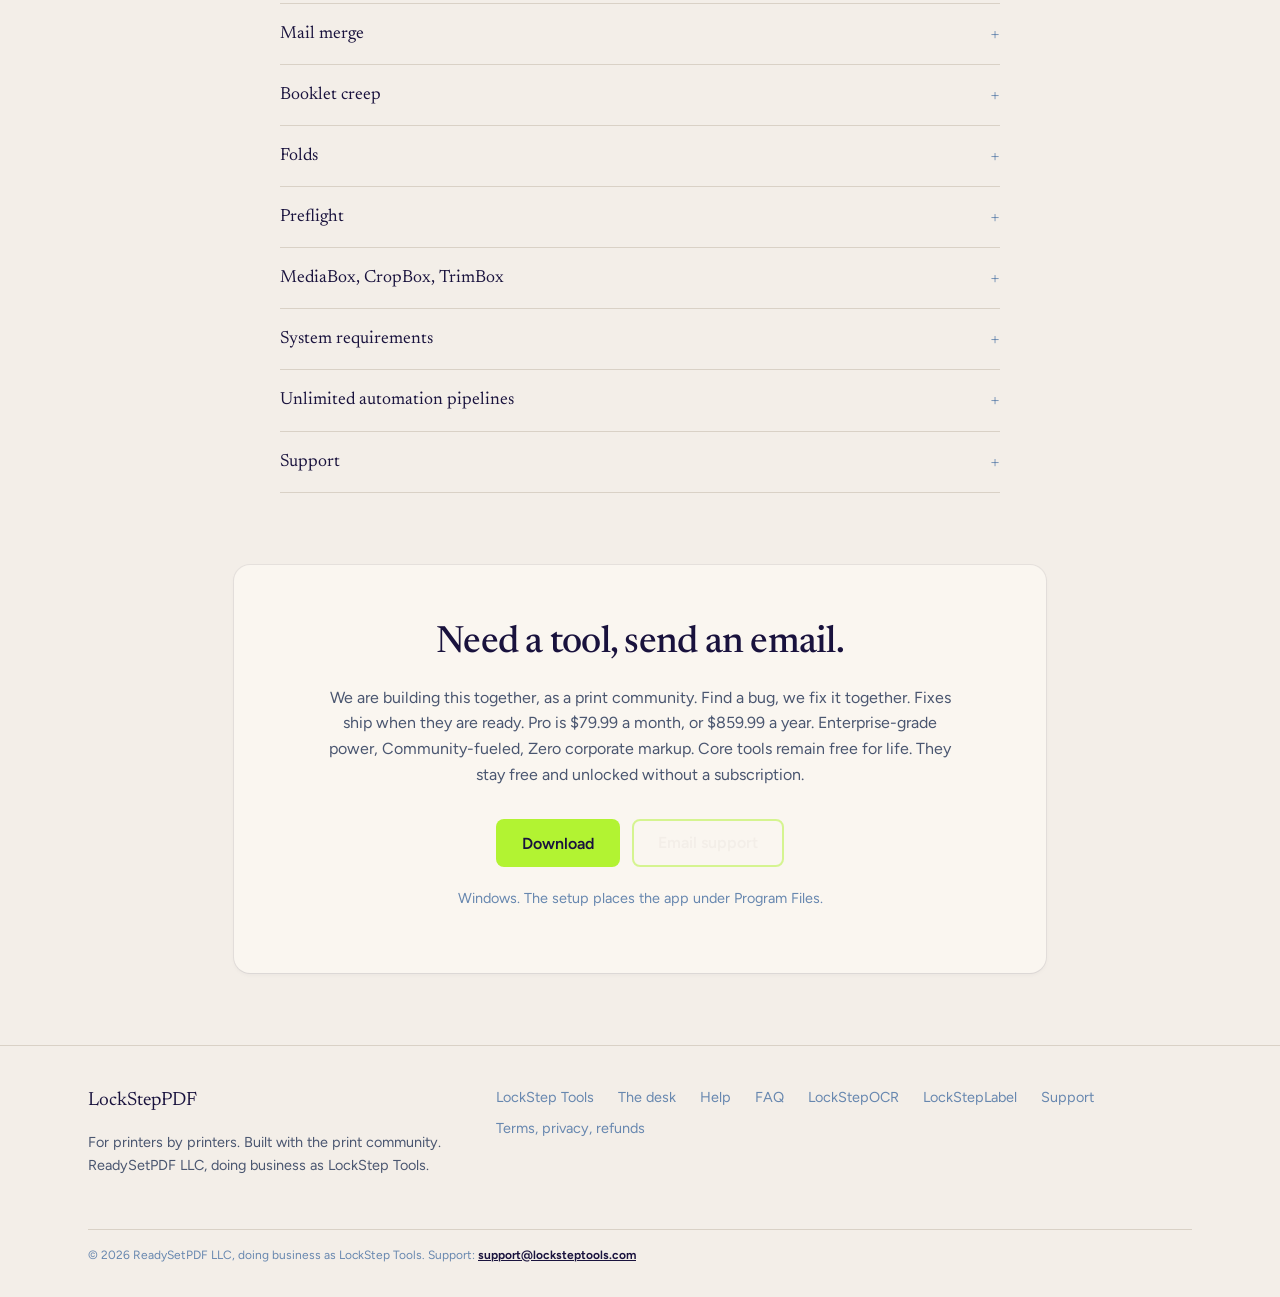
<file: pdf/index.html>
<!DOCTYPE html>
<html lang="en">
<head>
    <meta charset="UTF-8">
    <meta name="viewport" content="width=device-width, initial-scale=1.0">
    <title>LockStepPDF — Prepress Software for Print Shops</title>
    <meta name="description" content="LockStepPDF. Unlimited automation pipelines, running overnight. Prepress and automation, out of the box. Put your production to bed.">
    <meta name="keywords" content="LockStepPDF, prepress software, PDF imposition, booklet maker, step and repeat, cutter marks, hot folder, print shop PDF">
    <meta name="author" content="LockStep Tools">
    <meta name="robots" content="index, follow, max-image-preview:large">
    <meta name="theme-color" content="#19123D">
    <link rel="canonical" href="https://locksteptools.com/pdf/">
    <link rel="icon" type="image/svg+xml" href="../favicon.svg">
    <link rel="preconnect" href="https://fonts.googleapis.com">
    <link rel="preconnect" href="https://fonts.gstatic.com" crossorigin>
    <link rel="stylesheet" href="https://fonts.googleapis.com/css2?family=Figtree:ital,wght@0,400;0,500;0,600;0,700;1,400&family=Newsreader:opsz,wght@6..72,400;6..72,500;6..72,600&display=swap">
    <link rel="stylesheet" href="../assets/css/style.css?v=27">
    <link rel="stylesheet" href="pdf.css">
    <meta property="og:title" content="LockStepPDF — Prepress Software for Print Shops">
    <meta property="og:description" content="Unlimited automation. The employee that never clocks out. LockStepPDF runs unlimited automation pipelines overnight.">
    <meta property="og:image" content="https://locksteptools.com/assets/img/locksteppdf.png?v=4025">
    <meta property="og:url" content="https://locksteptools.com/pdf/">
    <meta property="og:type" content="website">
    <meta property="og:site_name" content="LockStep Tools">
    <meta name="twitter:card" content="summary_large_image">
    <meta name="twitter:title" content="LockStepPDF — Prepress Software for Print Shops">
    <meta name="twitter:description" content="Put your production to bed. We'll take the night shift. LockStepPDF. Unlimited automation pipelines.">
    <meta name="twitter:image" content="https://locksteptools.com/assets/img/locksteppdf.png?v=4025">
    <script async src="https://www.googletagmanager.com/gtag/js?id=G-634LT4NJEN"></script>
    <script>
      window.dataLayer = window.dataLayer || [];
      function gtag(){dataLayer.push(arguments);}
      gtag('js', new Date());
      gtag('config', 'G-634LT4NJEN');
    </script>
    <script type="application/ld+json">
    {
      "@context": "https://schema.org",
      "@graph": [
        {
          "@type": "Organization",
          "@id": "https://locksteptools.com/#organization",
          "name": "LockStep Tools",
          "url": "https://locksteptools.com",
          "email": "support@locksteptools.com"
        },
        {
          "@type": "SoftwareApplication",
          "@id": "https://locksteptools.com/pdf/#app",
          "name": "LockStepPDF",
          "url": "https://locksteptools.com/pdf/",
          "operatingSystem": "Windows",
          "applicationCategory": "BusinessApplication",
          "applicationSubCategory": "Prepress",
          "description": "LockStepPDF. Windows prepress software with unlimited automation pipelines, running overnight. Prepress and automation, out of the box.",
          "screenshot": "https://locksteptools.com/assets/img/locksteppdf.png?v=4025",
          "featureList": ["Page setup", "Resize", "Crop", "Bleed", "Grid", "Booklet", "Cutter", "Rotate", "Color", "Mail Merge", "Preflight", "Hot folders"],
          "offers": [
            {
              "@type": "Offer",
              "name": "LockStepPDF Pro Monthly",
              "price": "79.99",
              "priceCurrency": "USD",
              "description": "Monthly Pro subscription. Enterprise-grade power, Community-fueled, Zero corporate markup. Fully functional Pro license for 30 days from the install date. Core tools remain free for life and stay unlocked without a subscription."
            },
            {
              "@type": "Offer",
              "name": "LockStepPDF Pro Yearly",
              "price": "859.99",
              "priceCurrency": "USD",
              "description": "Yearly Pro subscription, $100 off. Enterprise-grade power, Community-fueled, Zero corporate markup."
            }
          ],
          "publisher": { "@id": "https://locksteptools.com/#organization" }
        }
      ]
    }
    </script>
</head>
<body>
<a class="skip" href="#desk">Skip to content</a>

<header class="site-header">
    <div class="inner">
        <a class="brand" href="../">
            <svg width="22" height="22" viewBox="0 0 32 32" aria-hidden="true">
                <circle cx="16" cy="16" r="5.5" fill="none" stroke="currentColor" stroke-width="1.75"/>
                <path d="M16 1.5v7.5M16 23v7.5M1.5 16h7.5M23 16h7.5" stroke="currentColor" stroke-width="1.75"/>
            </svg>
            LockStep Tools
        </a>
        <div class="header-nav">
            <nav class="nav-links nav-products" aria-label="Products">
                <a href="./" aria-current="page">LockStepPDF</a>
                <a href="../ocr/">LockStepOCR</a>
                <a href="../label/">LockStepLabel</a>
            </nav>
            <nav class="nav-links nav-sections" aria-label="Site">
                <a href="../#tools">Tools</a>
                <a href="../#night-shift">Night shift</a>
                <a href="../#dev-direct">Dev direct</a>
                <a href="../#manifesto">Manifesto</a>
                <a href="../#pricing">Pricing</a>
            </nav>
        </div>
        <div class="header-side">
            <a class="nav-help" href="help/">LockStepPDF Help Center</a>
            <button class="menu-btn" type="button" aria-label="Open menu" aria-expanded="false" onclick="openDrawer()">
                <svg width="20" height="20" viewBox="0 0 24 24" fill="none" stroke="currentColor" stroke-width="2"><path d="M4 6h16M4 12h16M4 18h16"/></svg>
            </button>
        </div>
    </div>
</header>

<div class="drawer" id="drawer">
    <div class="drawer-bg" onclick="closeDrawer()"></div>
    <div class="drawer-panel">
        <h2>LockStepPDF</h2>
        <nav aria-label="Mobile">
            <a href="./" onclick="closeDrawer()" aria-current="page">LockStepPDF</a>
            <a href="../ocr/" onclick="closeDrawer()">LockStepOCR</a>
            <a href="../label/" onclick="closeDrawer()">LockStepLabel</a>
            <a class="drawer-help" href="help/" onclick="closeDrawer()">LockStepPDF Help Center</a>
            <span class="drawer-rule"></span>
            <a href="../#tools" onclick="closeDrawer()">Tools</a>
            <a href="../#night-shift" onclick="closeDrawer()">Night shift</a>
            <a href="../#dev-direct" onclick="closeDrawer()">Dev direct</a>
            <a href="../#manifesto" onclick="closeDrawer()">Manifesto</a>
            <a href="../#pricing" onclick="closeDrawer()">Pricing</a>
        </nav>
    </div>
</div>

<main>
    <section class="hero">
        <div class="crop-frame">
            <div class="brand-lockup">
                <img src="../assets/img/locksteppdf-logo.jpg" alt="LockStepPDF" width="260">
            </div>
            <div class="hero-split">
                <div class="hero-inner left">
                    <p class="hook">Night shift</p>
                    <p class="eyebrow" style="margin-top:1.15rem;">LockStep Tools · LockStepPDF</p>
                    <h1>One job, stored as a recipe</h1>
                    <p class="lede">Built for the shop floor, not the boardroom. We know what an unhandled PDF box does to a digital press at 4:00 PM on a Friday. Build the recipe once. Unlimited automation pipelines run it overnight.</p>
                    <div class="cta-row">
                        <button type="button" class="btn btn-lime btn-lg js-download" data-app="LockStepPDF">Download</button>
                        <a class="btn btn-inverse btn-lg" href="help/">Help center</a>
                        <a class="btn btn-inverse btn-lg" href="mailto:support@locksteptools.com?subject=LockStepPDF">Email support</a>
                    </div>
                    <p class="meta-line">$79.99/month, or $859.99/year ($100 off). Enterprise-grade power, Community-fueled, Zero corporate markup. Fully functional Pro for 30 days from the install date. Core tools remain free for life. They stay free and unlocked without a subscription. One workstation. LockStep Label is included. LockStepOCR is free, and it is also included.</p>
                </div>
                <aside class="sheet" aria-label="How a LockStepPDF recipe is built">
                    <div class="sheet-top">
                        <span>Job ticket</span>
                        <span>Recipe</span>
                    </div>
                    <ol>
                        <li>Assets <span>The files</span></li>
                        <li>Page setup <span>Highlighted pages</span></li>
                        <li>Applied Steps <span>The stack</span></li>
                        <li>Monitor <span>The page, live</span></li>
                        <li>Preflight <span>The press profile</span></li>
                        <li>Pipelines <span>Unlimited, overnight</span></li>
                    </ol>
                </aside>
            </div>
        </div>
    </section>

    <section class="band section" id="included">
        <div class="wrap">
            <p class="kicker">Out of the box</p>
            <h2>Unlimited automation pipelines.</h2>
            <p class="sub">LockStepPDF installs as a fully functional Pro license. It runs for 30 days from the install date. After that, Pro is $79.99 a month, or $859.99 a year ($100 off). Enterprise-grade power, Community-fueled, Zero corporate markup. Core tools remain free for life. They stay free and unlocked without a subscription. No modules. No hidden cost. No separate maintenance fee. Prepress and automation ship together. Run as many pipelines as the shop starts, at the same time, including overnight. Unlimited automation is the employee that never clocks out.</p>
        </div>
    </section>

    <section class="section" id="desk">
        <div class="wrap">
            <p class="kicker">How the tools belong together</p>
            <h2>The desk is the recipe</h2>
            <p class="sub">Later tools read the files in Assets. Page edits become one Page setup line. Prepress steps stack under that. A hot folder runs the same list.</p>
            <div class="compare">
                <article class="now">
                    <span class="badge badge-navy">On the desk</span>
                    <h3>Manual run</h3>
                    <p>Load PDFs in Assets, edit pages, stack Applied Steps, and read the monitor. Save writes the file. A copy can also land in each production folder named on the recipe.</p>
                </article>
                <article class="pro">
                    <span class="badge badge-lime">Unattended</span>
                    <h3>The employee that never clocks out</h3>
                    <p>Unlimited automation pipelines, running at once. Each has an input, an output, and a saved recipe. One watcher runs every pipeline that is filled in. Preflight sorts the job by the result. Leave them armed. They work the night shift.</p>
                </article>
            </div>
            <ul class="grid-3" style="list-style:none;padding:0;">
                <li class="card">
                    <p class="tool-no">The job</p>
                    <h3>Assets</h3>
                    <p>Assets is the job. Every later tool reads the files loaded there.</p>
                </li>
                <li class="card">
                    <p class="tool-no">The pages</p>
                    <h3>Page controls</h3>
                    <p>Page controls edit highlighted pages in the loaded files. Add to recipe stores them as one Page setup line. That line applies to the files loaded when the recipe runs.</p>
                </li>
                <li class="card" id="applied-steps">
                    <p class="tool-no">The stack</p>
                    <h3>Applied Steps</h3>
                    <p>Applied Steps is the recipe. Resize, Crop, Bleed, Grid, Booklet, Cutter, Rotate, Color, and Mail Merge each add a line. Click a line to reopen that tool. Add appends a step. Overwrite replaces the selected one. Order: grow bleed before imposition, convert color before preflight, impose before cutter marks.</p>
                </li>
                <li class="card">
                    <p class="tool-no">The view</p>
                    <h3>Real-Time Monitor</h3>
                    <p>The Real-Time Monitor shows the current page, with rulers in inches, millimetres, or points. Grid, Booklet, Crop, Resize, Bleed, and Mail Merge update that view as the fields change.</p>
                </li>
                <li class="card">
                    <p class="tool-no">The check</p>
                    <h3>Preflight</h3>
                    <p>Preflight reads the file against a press profile. The report, JSON or PDF export, and the jump from a finding into the fix tool, starting with Color, are in the product.</p>
                </li>
                <li class="card">
                    <p class="tool-no">Unattended</p>
                    <h3>Automation</h3>
                    <p>Unlimited automation pipelines. Each has an input, an output, and a saved recipe, and they run at once, including overnight. Preflight can run with those jobs and sort them by the result.</p>
                </li>
                <li class="card">
                    <p class="tool-no">The copies</p>
                    <h3>Production destinations</h3>
                    <p>Production destinations are extra folders named on the recipe. The save path is unchanged. A copy is also written to each chosen folder.</p>
                </li>
            </ul>
        </div>
    </section>

    <section class="section" id="pages" style="padding-top:0;">
        <div class="wrap">
            <div class="group-head">
                <h2>Page-level control</h2>
                <p>Page controls act on the highlighted pages, including a selection that spans files. The file on disk is unchanged until save.</p>
            </div>
            <ul class="grid-3" style="list-style:none;padding:0;">
                <li class="card" id="assets">
                    <p class="tool-no">Pages</p>
                    <h3>Asset list</h3>
                    <p>Each page shows its size. Color pages are labeled Color, Pagemix, or Colormix. Select every page, fronts, backs, one size, or every page that matches a set of properties. Drag pages into another PDF. Undo the move. Clear the list and the recipe stays.</p>
                </li>
                <li class="card" id="boxes">
                    <p class="tool-no">Boxes</p>
                    <h3>Page boxes</h3>
                    <p>Leave MediaBox, CropBox, TrimBox, and the bleed box as they are, set the CropBox to the TrimBox so a viewer hides the bleed, or clip the page to the trim and drop the extra margin.</p>
                </li>
                <li class="card" id="page-color">
                    <p class="tool-no">Color</p>
                    <h3>Color, on the selected pages</h3>
                    <p>Color on the highlighted pages only, stored as a page-level step.</p>
                </li>
                <li class="card" id="page-crop">
                    <p class="tool-no">Crop</p>
                    <h3>Crop, on the selected pages</h3>
                    <p>Step each edge in or out. The monitor follows the crop.</p>
                </li>
                <li class="card" id="page-bleed">
                    <p class="tool-no">Bleed</p>
                    <h3>Bleed, on the selected pages</h3>
                    <p>Bleed on the highlighted pages, stored before the imposition step.</p>
                </li>
                <li class="card" id="page-resize">
                    <p class="tool-no">Resize</p>
                    <h3>Resize, on the selected pages</h3>
                    <p>Place the page from a 3 by 3 anchor, with horizontal and vertical offsets. The artwork keeps its size unless stretch is selected.</p>
                </li>
                <li class="card" id="page-rotate">
                    <p class="tool-no">Rotate</p>
                    <h3>Rotate, on the selected pages</h3>
                    <p>Turn a page 90, 180, or 270 degrees. A quarter turn swaps width and height. Fronts and backs can turn separately.</p>
                </li>
                <li class="card" id="blank-delete">
                    <p class="tool-no">Pages</p>
                    <h3>Blank and Delete</h3>
                    <p>Insert a blank page, or remove a highlighted page from the working file. Blank supplies an empty back on duplex or booklet jobs.</p>
                </li>
                <li class="card" id="page-setup">
                    <p class="tool-no">Recipe</p>
                    <h3>Page setup</h3>
                    <p>One recipe line for those page edits. The next run applies that setup to the files loaded when the recipe runs.</p>
                </li>
                <li class="card" id="arrange">
                    <p class="tool-no">Order</p>
                    <h3>Arrange</h3>
                    <p>The page-order window for the loaded PDFs. Reorder, rotate, and recolor, then write that order back. Each PDF stays its own file. Join and Split live here, under output page order.</p>
                </li>
                <li class="card" id="join">
                    <p class="tool-no">Output</p>
                    <h3>Join</h3>
                    <p>Combine the loaded PDFs into one file. Name it from the first file, or from the date and time.</p>
                </li>
                <li class="card" id="split">
                    <p class="tool-no">Output</p>
                    <h3>Split</h3>
                    <p>Write each page out as its own PDF.</p>
                </li>
            </ul>
        </div>
    </section>

    <section class="section" id="prepress" style="padding-top:0;">
        <div class="wrap">
            <div class="group-head">
                <h2>Prepress</h2>
                <p>Each of these adds a line. Add appends a step. Overwrite replaces the selected one. Click a line to reopen that tool.</p>
            </div>
            <ul class="grid-3" style="list-style:none;padding:0;">
                <li class="card" id="resize">
                    <p class="tool-no">Fit</p>
                    <h3>Resize</h3>
                    <p>Fit each page to a target sheet: Letter, Legal, Tabloid, A4, or a saved size. For incoming trim that is wrong, before imposition. Landscape is a checkbox, not a second preset.</p>
                </li>
                <li class="card" id="crop">
                    <p class="tool-no">Margin</p>
                    <h3>Crop</h3>
                    <p>Take margin off the top, bottom, left, and right, in equal or unequal amounts. A step size and arrows move one edge at a time. Amounts use the current unit.</p>
                </li>
                <li class="card" id="bleed">
                    <p class="tool-no">Bleed</p>
                    <h3>Grow bleed</h3>
                    <p>For artwork with no bleed. Quick grow scales the page. Edge extend mirrors or stretches the outer edge into the new margin. The grown page keeps a TrimBox, so Grid and Booklet can pack on the finished size afterward.</p>
                </li>
                <li class="card" id="source-trim">
                    <p class="tool-no">Trim</p>
                    <h3>Source trim</h3>
                    <p>For art that already includes bleed. Grid, Booklet, and the marks step by the finished trim, not the bleed box. A gutter of zero means the trims touch. Bleed hangs into the gutter. Crop marks sit on the trim. Leave the size blank and the tool uses the PDF TrimBox when it is smaller than the page.</p>
                </li>
                <li class="card" id="grid">
                    <p class="tool-no">Impose</p>
                    <h3>Grid</h3>
                    <p>Step-and-repeat onto a press sheet. Rows and columns, or auto max-fit, which counts the same grid as a hand placement. Gutters, margins, and a 3 by 3 anchor set the white space. Printer’s marks use a gap, a line weight, and a color.</p>
                </li>
                <li class="card" id="booklet">
                    <p class="tool-no">Impose</p>
                    <h3>Booklet</h3>
                    <p>Saddle-stitch spreads. Creep is the thickness of one sheet. The cover does not shift. Each sheet inside adds that amount again. Facing pages pack on the finished trim when the art already has bleed. White space uses the same 3 by 3 anchor as Grid.</p>
                </li>
                <li class="card" id="cutter">
                    <p class="tool-no">Marks</p>
                    <h3>Cutter</h3>
                    <p>Cut marks for a collator or cutter. Target every page, fronts, or backs. Add a registration L, a cross, or round dots at the corners. Marks can be black, grey, white, or a chosen color.</p>
                </li>
                <li class="card" id="rotate">
                    <p class="tool-no">Turn</p>
                    <h3>Rotate</h3>
                    <p>The recipe version of the page rotate: 90, 180, or 270 degrees, for all pages or for fronts and backs.</p>
                </li>
                <li class="card" id="insert-blank">
                    <p class="tool-no">Pages</p>
                    <h3>Insert blank page</h3>
                    <p>Empty page at the start, the end, or after a page number. Used so a booklet or duplex back has a page.</p>
                </li>
                <li class="card" id="folds">
                    <p class="tool-no">Guide</p>
                    <h3>Folds</h3>
                    <p>A visual guide, not a production step. It draws panels on the monitor for a half fold, Z fold, gate fold, roll fold, tri-fold, double parallel, double gate, French fold, or accordion. Tuck is built into the folds that need a shorter closing panel. Export is a die-line proof as PDF, PNG, or JPG, from Export Proofs.</p>
                </li>
                <li class="card" id="color">
                    <p class="tool-no">Color</p>
                    <h3>Color</h3>
                    <p>Process conversion: original, grayscale, black and white, sepia, CMYK, or RGB. Raster DPI: 300, 400, 600, or 1200. Sliders: brightness, contrast, highlights, shadows, gamma, saturation, vibrance, hue, and color balance. CMYK adds gray-component replacement, a total-ink limit, and per-channel trim. The monitor updates with the sliders. The PDF updates when the step is added.</p>
                </li>
            </ul>
        </div>
    </section>

    <section class="section" id="inspect" style="padding-top:0;">
        <div class="wrap">
            <div class="group-head">
                <h2>Inspection</h2>
                <p>Profile check, and the monitor for the current page.</p>
            </div>
            <ul class="grid-2" style="list-style:none;padding:0;">
                <li class="card" id="preflight">
                    <p class="tool-no">Profile</p>
                    <h3>Preflight</h3>
                    <p>Checks the file against an editable profile. The built-in starting points are Standard Digital Press, Commercial Sheetfed, and Soft Proof. The checks are image resolution, embedded fonts, trim and bleed boxes, RGB color, hairline strokes, total CMYK ink, transparency, overprint, and JPEG 2000. Each check can fail the job, hold it, or be ignored.</p>
                    <p>The report, export to JSON or PDF, and the jump from a finding into the fix tool are in the product.</p>
                </li>
                <li class="card" id="monitor">
                    <p class="tool-no">View</p>
                    <h3>Real-Time Monitor</h3>
                    <p>Current page, with tick rulers and a readout from the left and top edges. Shared view for crop, resize, bleed, grid, booklet, folds, and mail merge. Float or dock. Rulers: inches, millimetres, or points.</p>
                </li>
            </ul>
        </div>
    </section>

    <section class="section" id="variable" style="padding-top:0;">
        <div class="wrap">
            <div class="group-head">
                <h2>Variable data</h2>
                <p>Template PDF plus a spreadsheet. The recipe stores the template.</p>
            </div>
            <ul class="grid-2" style="list-style:none;padding:0;">
                <li class="card" id="mail-merge">
                    <p class="tool-no">Data</p>
                    <h3>Mail Merge</h3>
                    <p>A template PDF plus a spreadsheet: CSV, Excel, or LibreOffice ODS. Click a column tag, then click the template to place it. An address block places the whole block as one object. Long lines shrink to fit the box. The monitor shows the variable text before the step is added. A saved recipe stores the template, so a hot folder can receive only the spreadsheet.</p>
                </li>
            </ul>
        </div>
    </section>

    <section class="section" id="automation" style="padding-top:0;">
        <div class="wrap">
            <div class="group-head">
                <h2>Unlimited automation</h2>
                <p>Put your production to bed. We’ll take the night shift. Unlimited automation pipelines run at once. Unlimited automation is the employee that never clocks out.</p>
            </div>
            <ul class="grid-2" style="list-style:none;padding:0;">
                <li class="card" id="hot-folders">
                    <p class="tool-no">Pipelines</p>
                    <h3>Automation pipelines</h3>
                    <p>Each pipeline has an input folder, an output folder, and a recipe. One watcher runs every pipeline that is filled in. A file in the input runs that recipe, including overnight. There is no cap on how many run at once.</p>
                </li>
                <li class="card" id="auto-preflight">
                    <p class="tool-no">Sort</p>
                    <h3>Preflight with automation</h3>
                    <p>Turn this on and the hot folder also runs the active preflight profile. Pass, hold, and fail can be sent to different folders.</p>
                </li>
                <li class="card" id="recipes">
                    <p class="tool-no">File</p>
                    <h3>Recipes</h3>
                    <p>The Applied Steps list, the page setup, the unit, and the production folders, saved as one file. Load it on the desk, or point a hot folder at it.</p>
                </li>
            </ul>
        </div>
    </section>

    <section class="section" id="label" style="padding-top:0;">
        <div class="wrap">
            <div class="group-head">
                <h2>Label sheets</h2>
                <p>Avery, including 5160, or a custom rectangle, circle, or triangle.</p>
            </div>
            <ul class="grid-2" style="list-style:none;padding:0;">
                <li class="card" id="labelmaker">
                    <p class="tool-no">Label</p>
                    <h3>Labelmaker</h3>
                    <p>Grid or place-each, with corner radius on a rectangle. Write a PDF, or send the sheet to a local printer at actual size. Units are inches, millimeters, or points. LockStep Label is a 30-day completely unlocked trial. After 30 days it is a one-time purchase of $39.99, and it is included with Pro. LockStepOCR is free, and it is also included with Pro.</p>
                    <p><a class="text-link" href="../label/">LockStep Label</a> · <button type="button" class="text-link js-download" data-app="LockStep Label">Download 1.0</button></p>
                </li>
            </ul>
        </div>
    </section>

    <section class="section section-tight" id="why">
        <div class="wrap">
            <div class="roi">
                <h2>Recipe on the prepress PC</h2>
                <p>Page setup, Applied Steps, the unit, and the production folders, stored with the job on the prepress PC.</p>
                <dl class="stats">
                    <div><dt>One recipe</dt><dd>Page setup, applied steps, the unit, and the production folders</dd></div>
                    <div><dt>Unlimited pipelines</dt><dd>As many automation pipelines as you start, running at once overnight</dd></div>
                    <div><dt>Local</dt><dd>No upload, no file-size cap, no account</dd></div>
                    <div><dt>Pass, hold, fail</dt><dd>Preflight can run with the hot folder and sort the job</dd></div>
                </dl>
            </div>
        </div>
    </section>

    <section class="shots" id="screenshots">
        <div class="wrap" style="max-width:1000px;">
            <h2>The desk</h2>
            <p class="sub">Assets Manager on the left, page thumbnails in the Real-Time Monitor, and Crop Marks, Multi-up, Preflight, Mail Merge, and Booklet on the right.</p>
            <figure>
                <img src="../assets/img/locksteppdf.png?v=4025" alt="LockStepPDF window with Assets Manager, Real-Time Monitor page thumbnails, Crop Marks, Multi-up, Preflight, Mail Merge, Booklet, registration marks, and collating marks" width="1024" height="551">
                <figcaption>A ten-page job in the monitor, registration marks and collating marks on the right, Stack Steps along the bottom.</figcaption>
            </figure>
        </div>
    </section>

    <section class="section" id="box">
        <div class="wrap">
            <p class="kicker">For printers by printers</p>
            <h2>Prepress and automation, out of the box.</h2>
            <p class="sub">No modules. No hidden cost. No separate maintenance fee. Need a tool, send an email. Fixes ship as they are ready. No waiting on a quarterly release.</p>
            <div class="grid-2">
                <article class="card">
                    <h3>The whole desk</h3>
                    <p>Page setup, Applied Steps, preflight, and unlimited automation pipelines ship together in LockStepPDF.</p>
                </article>
                <article class="card">
                    <h3>A recipe a folder can run</h3>
                    <p>Applied Steps, the page setup, the unit, and the production folders, saved as one file. Each automation pipeline points at a recipe. Pass, hold, and fail can go to different folders. They keep running after the shift ends.</p>
                </article>
                <article class="card">
                    <h3>The page, in your unit</h3>
                    <p>The Real-Time Monitor follows inches, millimetres, or points. Crop, resize, bleed, grid, booklet, folds, and mail merge update that view as the fields change. Float or dock.</p>
                </article>
            </div>
        </div>
    </section>

    <section class="section" id="help">
        <div class="wrap">
            <p class="kicker">Help center</p>
            <h2>The same Help as in the program</h2>
            <p class="sub">Search, a topic list, and the article. The walkthroughs follow the desk: the job, page tools, production tools, additional tools, and settings. Read them on the page.</p>
            <p><a class="btn btn-navy" href="help/">Open the help center</a></p>
            <ul class="grid-3" style="list-style:none;padding:0;">
                <li>
                    <a class="card help-entry-card" href="help/#start">
                        <p class="tool-no">Start</p>
                        <h3>Start here</h3>
                        <p>The four panes, the first job, and how a change gets onto the recipe.</p>
                    </a>
                </li>
                <li>
                    <a class="card help-entry-card" href="help/#assets">
                        <p class="tool-no">The job</p>
                        <h3>Assets through Build &amp; Save</h3>
                        <p>Assets Manager, the Real-Time Monitor, Stack Steps, Page controls, and Build and Save.</p>
                    </a>
                </li>
                <li>
                    <a class="card help-entry-card" href="help/#crop">
                        <p class="tool-no">Page tools</p>
                        <h3>Crop, resize, rotate, color, bleed</h3>
                        <p>The page-control windows, Apply, and the step that goes on the recipe.</p>
                    </a>
                </li>
                <li>
                    <a class="card help-entry-card" href="help/#multi-up">
                        <p class="tool-no">Production</p>
                        <h3>Impose, mark, merge, check</h3>
                        <p>Multi-up, Booklet, Crop Marks, Rearrange, Mail Merge, Preflight, and Folds.</p>
                    </a>
                </li>
                <li>
                    <a class="card help-entry-card" href="help/#automation">
                        <p class="tool-no">Additional tools</p>
                        <h3>Automation, OCR, labels</h3>
                        <p>Hot folders, a searchable PDF from a scan, and a label sheet.</p>
                    </a>
                </li>
                <li>
                    <a class="card help-entry-card" href="help/#settings">
                        <p class="tool-no">Settings</p>
                        <h3>Global Settings</h3>
                        <p>Units, theme, ruler color, production folders, the recipe folder, and page sizes.</p>
                    </a>
                </li>
            </ul>
        </div>
    </section>

    <section class="section" id="faq" style="padding-top:0;">
        <div class="wrap" style="max-width:768px;">
            <h2>LockStepPDF questions</h2>
            <p class="sub">Matched to the recipe.</p>
            <div class="faq-list">
                <details>
                    <summary>The Pro trial</summary>
                    <p>LockStepPDF installs as a fully functional Pro license. It runs for 30 days from the install date. Every tool is on. A commercial seat is one workstation. Core tools remain free for life. They stay free and unlocked without a subscription.</p>
                </details>
                <details>
                    <summary>LockStepPDF</summary>
                    <p>Windows prepress software from LockStep Tools. The install is a fully functional Pro license for 30 days from the install date. Core tools remain free for life. They stay free and unlocked without a subscription. One recipe: Assets, page setup, Applied Steps, the monitor, preflight, and unlimited automation pipelines. Save the file, or run that recipe from a pipeline. Local processing. No modules. No hidden cost. No separate maintenance fee.</p>
                </details>
                <details>
                    <summary>Desk order</summary>
                    <p>Assets is the job. Page controls edit the highlighted pages. Add to recipe stores them as one Page setup line. Applied Steps is the stack: Resize, Crop, Bleed, Grid, Booklet, Cutter, Rotate, Color, and Mail Merge. Order: grow bleed before imposition, convert color before preflight, impose before cutter marks. The Real-Time Monitor shows the page. Preflight reads the file against a press profile. Unlimited automation pipelines run that recipe overnight.</p>
                </details>
                <details>
                    <summary>Local processing</summary>
                    <p>No upload and no account. No file-size cap from a shared queue. Processing runs on the prepress PC or the shop server.</p>
                </details>
                <details>
                    <summary>Mail merge</summary>
                    <p>Mail Merge takes a template PDF and a spreadsheet: CSV, Excel, or LibreOffice ODS. Click a column tag, then click the template to place it. An address block places the whole block as one object. Long lines shrink to fit the box. The monitor shows the variable text before the step is added. A saved recipe stores the template, so a hot folder can receive only the spreadsheet.</p>
                </details>
                <details>
                    <summary>Booklet creep</summary>
                    <p>Creep is the thickness of one sheet. The cover does not shift. Each sheet inside adds that amount again. Facing pages pack on the finished trim when the art already has bleed. White space uses the same 3 by 3 anchor as Grid.</p>
                </details>
                <details>
                    <summary>Folds</summary>
                    <p>Folds are a visual guide, not a production step. The monitor draws panels for a half fold, Z fold, gate fold, roll fold, tri-fold, double parallel, double gate, French fold, or accordion. Tuck is built into the folds that need a shorter closing panel. Export Proofs writes a die-line proof as PDF, PNG, or JPG.</p>
                </details>
                <details>
                    <summary>Preflight</summary>
                    <p>Preflight checks the file against an editable profile. The built-in starting points are Standard Digital Press, Commercial Sheetfed, and Soft Proof. The checks are image resolution, embedded fonts, trim and bleed boxes, RGB color, hairline strokes, total area coverage, transparency, overprint, and JPEG 2000. Each check can fail the job, hold it, or be ignored. The report, export to JSON or PDF, and the jump from a finding into the fix tool are in the product.</p>
                </details>
                <details>
                    <summary>MediaBox, CropBox, TrimBox</summary>
                    <p>Leave MediaBox, CropBox, TrimBox, and the bleed box as they are, set the CropBox to the TrimBox so a viewer hides the bleed, or clip the page to the trim and drop the extra margin. For art that already includes bleed, Grid, Booklet, and the marks step by the finished trim, not the bleed box. A gutter of zero means the trims touch. Bleed hangs into the gutter. Crop marks sit on the trim.</p>
                </details>
                <details>
                    <summary>System requirements</summary>
                    <p>Microsoft Windows. No browser and no account. Runs on the prepress PC.</p>
                </details>
                <details>
                    <summary>Unlimited automation pipelines</summary>
                    <p>Each pipeline has an input, an output, and a saved recipe. One watcher runs every pipeline that is filled in. A file in the input runs that recipe, including overnight. There is no cap. Preflight can route pass, hold, and fail to different folders.</p>
                </details>
                <details>
                    <summary>Support</summary>
                    <p>Need a tool, send an email to support@locksteptools.com. Find a bug, we fix it together. Fixes ship when they are ready, not on a quarterly release train. No modules. No yearly maintenance contract.</p>
                </details>
            </div>
        </div>
    </section>

    <section class="section" id="support" style="padding-top:0;">
        <div class="wrap" style="max-width:860px;">
            <div class="cta-box">
                <h2>Need a tool, send an email.</h2>
                <p class="sub">We are building this together, as a print community. Find a bug, we fix it together. Fixes ship when they are ready. Pro is $79.99 a month, or $859.99 a year. Enterprise-grade power, Community-fueled, Zero corporate markup. Core tools remain free for life. They stay free and unlocked without a subscription.</p>
                <div class="cta-row">
                    <button type="button" class="btn btn-lime btn-lg js-download" data-app="LockStepPDF">Download</button>
                    <a class="btn btn-inverse btn-lg" href="mailto:support@locksteptools.com?subject=LockStepPDF">Email support</a>
                </div>
                <p style="margin-top:1.25rem;font-size:0.9rem;color:var(--steel);">Windows. The setup places the app under Program Files.</p>
            </div>
        </div>
    </section>
</main>

<footer>
    <div class="wrap">
        <div class="foot-top">
            <div>
                <p style="font-family:var(--font-display);font-size:1.2rem;margin:0;">LockStepPDF</p>
                <p style="color:var(--muted);font-size:0.9rem;max-width:26rem;margin-bottom:0;">For printers by printers. Built with the print community. ReadySetPDF LLC, doing business as LockStep Tools.</p>
            </div>
            <nav class="foot-nav" aria-label="Footer">
                <a href="../">LockStep Tools</a>
                <a href="#desk">The desk</a>
                <a href="help/">Help</a>
                <a href="#faq">FAQ</a>
                <a href="../ocr/">LockStepOCR</a>
                <a href="../label/">LockStepLabel</a>
                <a href="mailto:support@locksteptools.com">Support</a>
                <a href="../legal/">Terms, privacy, refunds</a>
            </nav>
        </div>
        <p class="foot-copy">© 2026 ReadySetPDF LLC, doing business as LockStep Tools. Support: <a href="mailto:support@locksteptools.com">support@locksteptools.com</a></p>
    </div>
</footer>

<script src="../assets/js/site.js?v=27"></script>
</body>
</html>
</file>
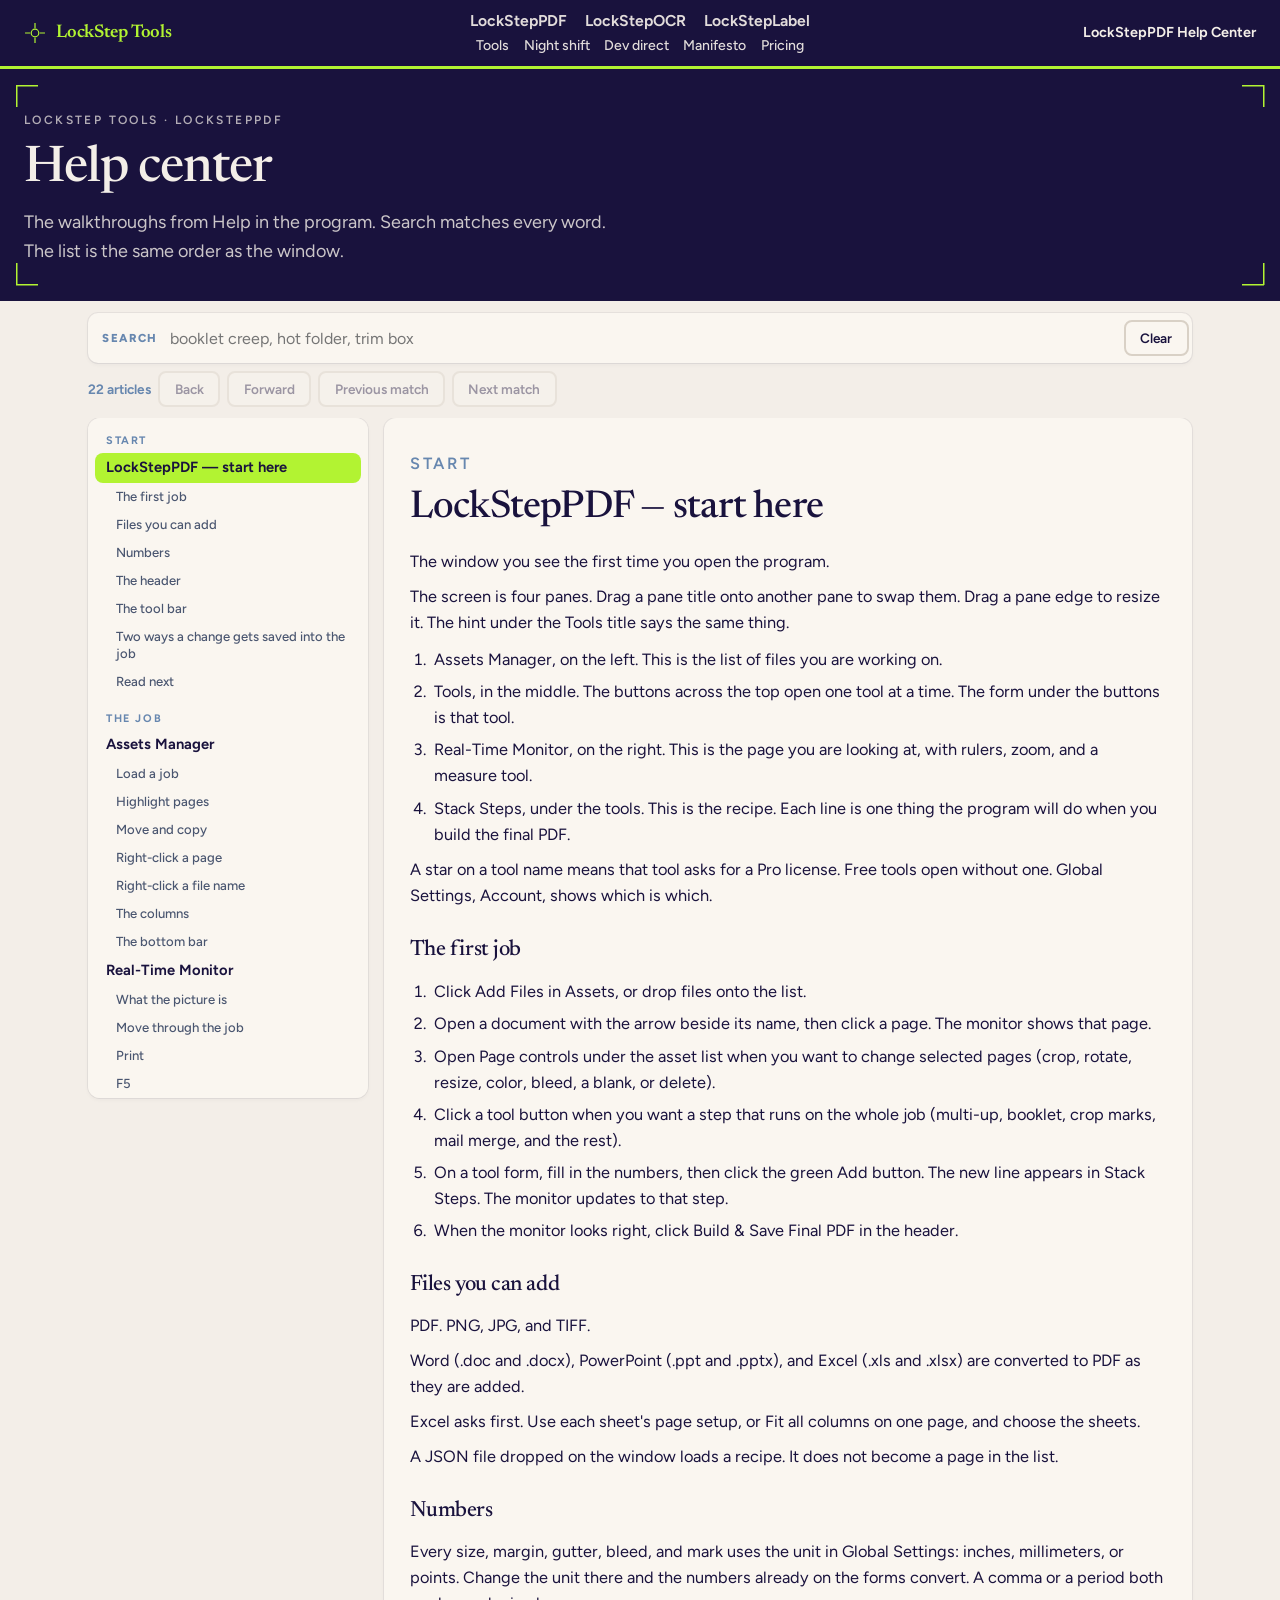
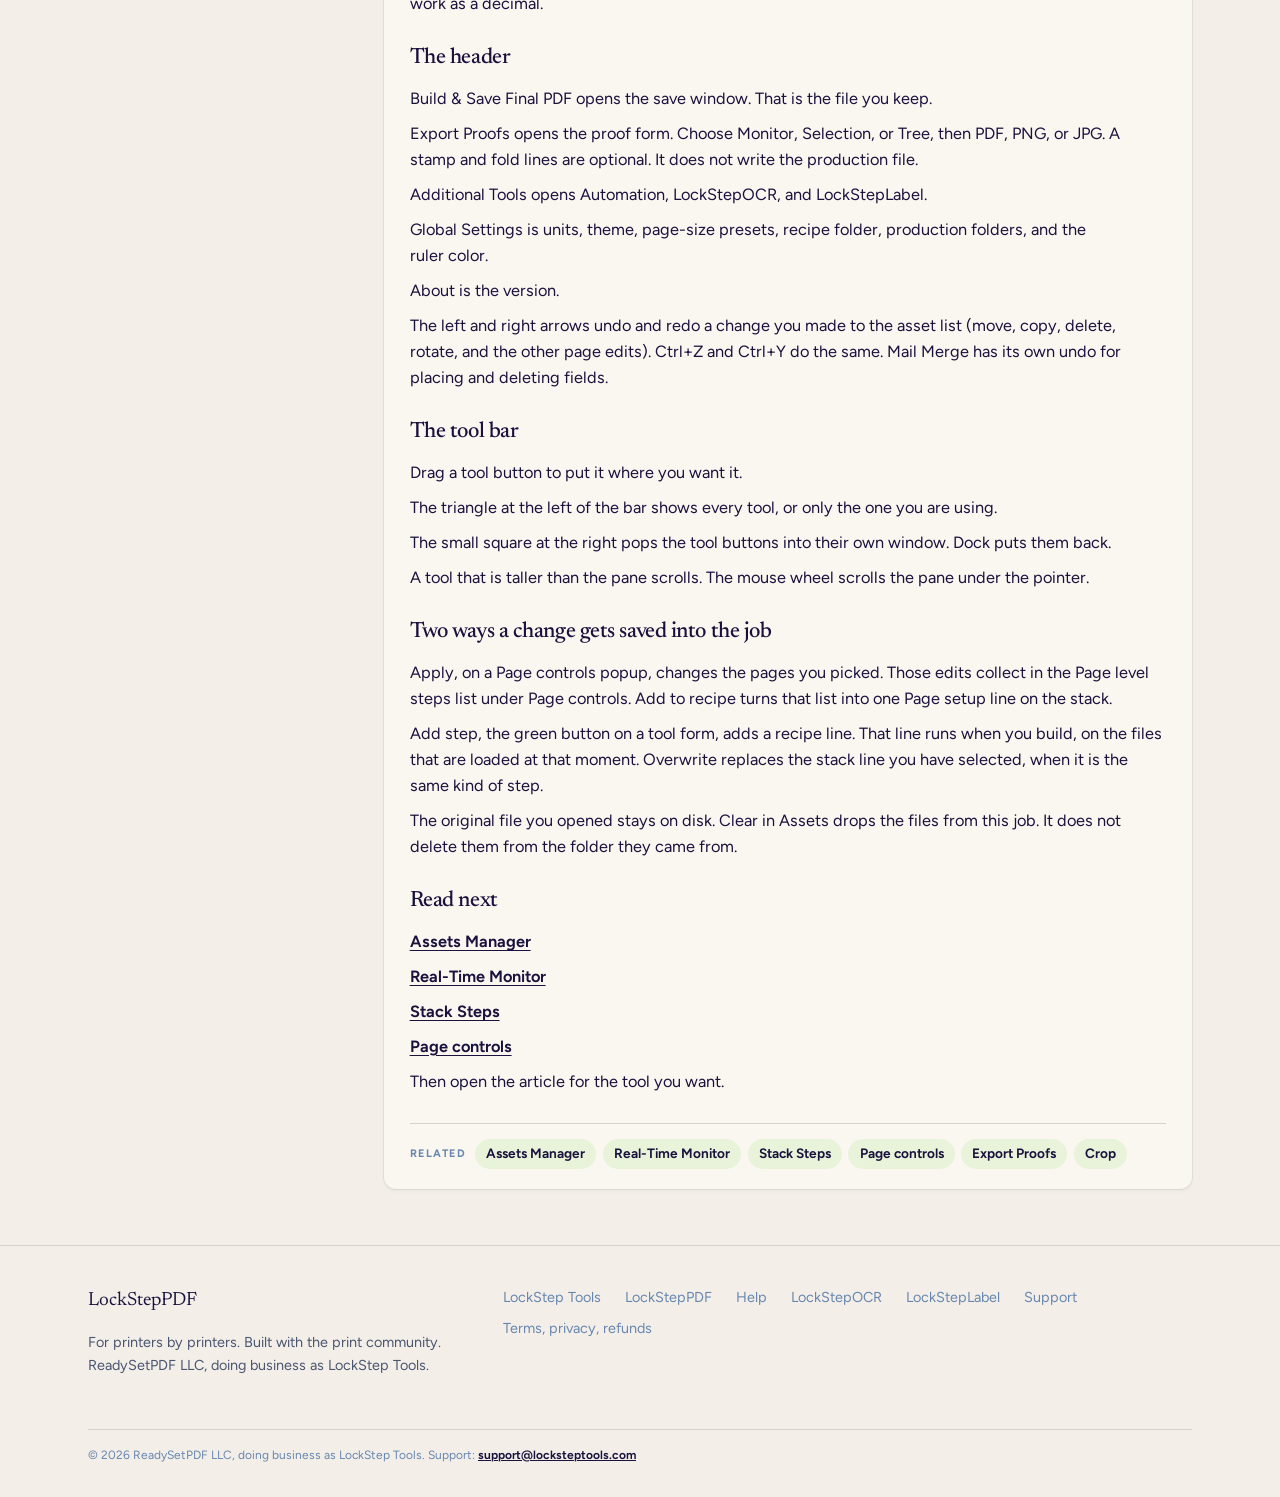
<file: pdf/help/index.html>
<!DOCTYPE html>
<html lang="en">
<head>
    <meta charset="UTF-8">
    <meta name="viewport" content="width=device-width, initial-scale=1.0">
    <title>LockStepPDF Help</title>
    <meta name="description" content="LockStepPDF help center. Search the walkthroughs for the desk, page tools, imposition, preflight, automation, and settings.">
    <meta name="author" content="LockStep Tools">
    <meta name="robots" content="index, follow, max-image-preview:large">
    <meta name="theme-color" content="#19123D">
    <link rel="canonical" href="https://locksteptools.com/pdf/help/">
    <link rel="icon" type="image/svg+xml" href="../../favicon.svg">
    <link rel="preconnect" href="https://fonts.googleapis.com">
    <link rel="preconnect" href="https://fonts.gstatic.com" crossorigin>
    <link rel="stylesheet" href="https://fonts.googleapis.com/css2?family=Figtree:ital,wght@0,400;0,500;0,600;0,700;1,400&family=Newsreader:opsz,wght@6..72,400;6..72,500;6..72,600&display=swap">
    <link rel="stylesheet" href="../../assets/css/style.css?v=27">
    <link rel="stylesheet" href="help.css?v=4">
    <script>document.documentElement.classList.add("js");</script>
    <meta property="og:title" content="LockStepPDF Help">
    <meta property="og:description" content="Search the LockStepPDF walkthroughs. The same help center as in the program, read on the page.">
    <meta property="og:image" content="https://locksteptools.com/assets/img/locksteppdf.png?v=4025">
    <meta property="og:url" content="https://locksteptools.com/pdf/help/">
    <meta property="og:type" content="website">
    <meta property="og:site_name" content="LockStep Tools">
    <meta name="twitter:card" content="summary_large_image">
    <meta name="twitter:title" content="LockStepPDF Help">
    <meta name="twitter:description" content="Search the LockStepPDF walkthroughs. The same help center as in the program, read on the page.">
    <meta name="twitter:image" content="https://locksteptools.com/assets/img/locksteppdf.png?v=4025">
    <script async src="https://www.googletagmanager.com/gtag/js?id=G-634LT4NJEN"></script>
    <script>
      window.dataLayer = window.dataLayer || [];
      function gtag(){dataLayer.push(arguments);}
      gtag('js', new Date());
      gtag('config', 'G-634LT4NJEN');
    </script>
    <script type="application/ld+json">
    {
      "@context": "https://schema.org",
      "@graph": [
        {
          "@type": "CollectionPage",
          "@id": "https://locksteptools.com/pdf/help/#page",
          "name": "LockStepPDF Help",
          "url": "https://locksteptools.com/pdf/help/",
          "isPartOf": { "@id": "https://locksteptools.com/pdf/#app" },
          "about": { "@id": "https://locksteptools.com/pdf/#app" },
          "hasPart": [
        {"@type": "TechArticle", "headline": "LockStepPDF — start here", "url": "https://locksteptools.com/pdf/help/#start", "description": "The window you see the first time you open the program."},
        {"@type": "TechArticle", "headline": "Assets Manager", "url": "https://locksteptools.com/pdf/help/#assets", "description": "The file list on the left. Every other tool reads the pages that are loaded here."},
        {"@type": "TechArticle", "headline": "Real-Time Monitor", "url": "https://locksteptools.com/pdf/help/#monitor", "description": "The page on the right. It shows the step you have selected in the stack, or the loaded page when the stack is empty."},
        {"@type": "TechArticle", "headline": "Stack Steps", "url": "https://locksteptools.com/pdf/help/#stack", "description": "The recipe. Each line is one action. Build & Save runs the lines from top to bottom on the files loaded at that moment."},
        {"@type": "TechArticle", "headline": "Page controls", "url": "https://locksteptools.com/pdf/help/#page-controls", "description": "The row under the asset list. It starts closed. Click Page controls to open it. Click it again to close it."},
        {"@type": "TechArticle", "headline": "Build and Save", "url": "https://locksteptools.com/pdf/help/#build", "description": "Write the finished PDF. The button in the header is Build & Save Final PDF."},
        {"@type": "TechArticle", "headline": "Export Proofs", "url": "https://locksteptools.com/pdf/help/#proofs", "description": "Export a proof of the pages you choose. Open it from Export Proofs in the header. The original PDF is not changed. This is not the production file. Build & Save writes that."},
        {"@type": "TechArticle", "headline": "Crop", "url": "https://locksteptools.com/pdf/help/#crop", "description": "Shave a margin off the pages you choose. Open it from Page controls, Crop. The same form is what Rearrange opens when you click Crop there."},
        {"@type": "TechArticle", "headline": "Resize", "url": "https://locksteptools.com/pdf/help/#resize", "description": "Put each chosen page on a new width and height. Open it from Page controls, Resize. Rearrange's Resize button opens the same window."},
        {"@type": "TechArticle", "headline": "Rotate", "url": "https://locksteptools.com/pdf/help/#rotate", "description": "Turn pages clockwise. Open it from Page controls, Rotate."},
        {"@type": "TechArticle", "headline": "Color", "url": "https://locksteptools.com/pdf/help/#color", "description": "Change the color of the pages, and adjust tone, color, and ink. Color is a Pro tool. Open it from Page controls, Color. Preflight's Open Color (RGB fix) jumps here too."},
        {"@type": "TechArticle", "headline": "Bleed", "url": "https://locksteptools.com/pdf/help/#bleed", "description": "Open a bleed, paint one, or change how the page boxes are read. Open it from Page controls, Bleed/Box. The window title is Bleed/Box."},
        {"@type": "TechArticle", "headline": "Multi-up", "url": "https://locksteptools.com/pdf/help/#multi-up", "description": "Step and repeat onto a press sheet. The tool button is Multi-up. It is a Pro tool. The form is the Grid tool."},
        {"@type": "TechArticle", "headline": "Booklet", "url": "https://locksteptools.com/pdf/help/#booklet", "description": "Saddle-stitch spreads: page 1 with the last page, page 2 with the next-to-last, and so on. The tool button is Booklet. It is a Pro tool."},
        {"@type": "TechArticle", "headline": "Crop Marks", "url": "https://locksteptools.com/pdf/help/#crop-marks", "description": "Draw registration marks and finishing marks on the pages. The tool button is Crop Marks. This is the Cutter tool."},
        {"@type": "TechArticle", "headline": "Rearrange", "url": "https://locksteptools.com/pdf/help/#rearrange", "description": "Reorder, rotate, and recolor the loaded PDFs, then write that order back. Join and Split live in the same window. The tool button is Rearrange. The window title is Arrange Pages."},
        {"@type": "TechArticle", "headline": "Mail Merge", "url": "https://locksteptools.com/pdf/help/#mail-merge", "description": "Stamp a spreadsheet, a counter, a QR code, or an address onto a template. The tool button is Mail Merge/Stamp. It is a Pro tool. The stack line is VDP Mail Merge."},
        {"@type": "TechArticle", "headline": "Preflight", "url": "https://locksteptools.com/pdf/help/#preflight", "description": "Check the loaded PDFs against a profile: fonts, images, color, boxes, bleed, transparency, hairlines, and ink. The tool button is Preflight. Running and reading the report is free. Export, routing, and the jump buttons are Pro."},
        {"@type": "TechArticle", "headline": "Automation", "url": "https://locksteptools.com/pdf/help/#automation", "description": "Watch folders. Drop a PDF in, and the recipe you attach runs on its own. Open it from Additional Tools, Automation. It is a Pro tool."},
        {"@type": "TechArticle", "headline": "LockStepOCR", "url": "https://locksteptools.com/pdf/help/#ocr", "description": "Make a searchable PDF from a scan, at the original page size. Open it from Additional Tools, LockStepOCR. It is a Pro tool. The engine is Tesseract. If a run says \"Tesseract OCR engine not found.\", install Tesseract and run it again."},
        {"@type": "TechArticle", "headline": "LockStepLabel", "url": "https://locksteptools.com/pdf/help/#labels", "description": "Build a sheet of labels and write a PDF. Open it from Additional Tools, LockStepLabel. It opens in its own window. The same program runs it. If a label window is already open, that window is the one you get."},
        {"@type": "TechArticle", "headline": "Global Settings", "url": "https://locksteptools.com/pdf/help/#settings", "description": "The header button is Global Settings. The window has two tabs, Preferences and Custom Page Sizes. Close the window when you are done. The choices are saved as you make them."}
          ]
        }
      ]
    }
    </script>
</head>
<body>
<a class="skip" href="#help-reader">Skip to the article</a>

<header class="site-header">
    <div class="inner">
        <a class="brand" href="../../">
            <svg width="22" height="22" viewBox="0 0 32 32" aria-hidden="true">
                <circle cx="16" cy="16" r="5.5" fill="none" stroke="currentColor" stroke-width="1.75"/>
                <path d="M16 1.5v7.5M16 23v7.5M1.5 16h7.5M23 16h7.5" stroke="currentColor" stroke-width="1.75"/>
            </svg>
            LockStep Tools
        </a>
        <div class="header-nav">
            <nav class="nav-links nav-products" aria-label="Products">
                <a href="../">LockStepPDF</a>
                <a href="../../ocr/">LockStepOCR</a>
                <a href="../../label/">LockStepLabel</a>
            </nav>
            <nav class="nav-links nav-sections" aria-label="Site">
                <a href="../../#tools">Tools</a>
                <a href="../../#night-shift">Night shift</a>
                <a href="../../#dev-direct">Dev direct</a>
                <a href="../../#manifesto">Manifesto</a>
                <a href="../../#pricing">Pricing</a>
            </nav>
        </div>
        <div class="header-side">
            <a class="nav-help" href="./" aria-current="page">LockStepPDF Help Center</a>
            <button class="menu-btn" type="button" aria-label="Open menu" aria-expanded="false" onclick="openDrawer()">
                <svg width="20" height="20" viewBox="0 0 24 24" fill="none" stroke="currentColor" stroke-width="2"><path d="M4 6h16M4 12h16M4 18h16"/></svg>
            </button>
        </div>
    </div>
</header>

<div class="drawer" id="drawer">
    <div class="drawer-bg" onclick="closeDrawer()"></div>
    <div class="drawer-panel">
        <h2>LockStepPDF</h2>
        <nav aria-label="Mobile">
            <a href="../" onclick="closeDrawer()">LockStepPDF</a>
            <a href="../../ocr/" onclick="closeDrawer()">LockStepOCR</a>
            <a href="../../label/" onclick="closeDrawer()">LockStepLabel</a>
            <a class="drawer-help" href="./" onclick="closeDrawer()" aria-current="page">LockStepPDF Help Center</a>
            <span class="drawer-rule"></span>
            <a href="../../#tools" onclick="closeDrawer()">Tools</a>
            <a href="../../#night-shift" onclick="closeDrawer()">Night shift</a>
            <a href="../../#dev-direct" onclick="closeDrawer()">Dev direct</a>
            <a href="../../#manifesto" onclick="closeDrawer()">Manifesto</a>
            <a href="../../#pricing" onclick="closeDrawer()">Pricing</a>
        </nav>
    </div>
</div>

<main>
    <section class="hero help-hero">
        <div class="crop-frame">
            <div class="hero-inner">
                <p class="eyebrow">LockStep Tools · LockStepPDF</p>
                <h1>Help center</h1>
                <p class="lede">The walkthroughs from Help in the program. Search matches every word. The list is the same order as the window.</p>
            </div>
        </div>
    </section>

    <div class="help-desk">
        <div class="wrap">
            <div class="help-bar">
                <form class="help-search" id="help-search" role="search">
                    <label for="help-q">Search</label>
                    <input id="help-q" type="search" placeholder="booklet creep, hot folder, trim box" autocomplete="off" enterkeyhint="search">
                    <button type="button" class="btn btn-outline btn-sm" id="help-clear">Clear</button>
                </form>
                <div class="help-toolbar">
                    <p class="help-count" id="help-count">22 articles</p>
                    <button type="button" class="btn btn-outline btn-sm" id="help-back" disabled>Back</button>
                    <button type="button" class="btn btn-outline btn-sm" id="help-forward" disabled>Forward</button>
                    <button type="button" class="btn btn-outline btn-sm" id="help-prev" disabled>Previous match</button>
                    <button type="button" class="btn btn-outline btn-sm" id="help-next" disabled>Next match</button>
                </div>
            </div>
            <div class="help-layout">
                <nav class="help-tree" id="help-tree" aria-label="Topics">
                <p class="help-group">Start</p>
                <a class="help-topic" href="#start" aria-current="page">LockStepPDF — start here</a>
                <p class="help-group">The job</p>
                <a class="help-topic" href="#assets">Assets Manager</a>
                <a class="help-topic" href="#monitor">Real-Time Monitor</a>
                <a class="help-topic" href="#stack">Stack Steps</a>
                <a class="help-topic" href="#page-controls">Page controls</a>
                <a class="help-topic" href="#build">Build and Save</a>
                <a class="help-topic" href="#proofs">Export Proofs</a>
                <p class="help-group">Page tools</p>
                <a class="help-topic" href="#crop">Crop</a>
                <a class="help-topic" href="#resize">Resize</a>
                <a class="help-topic" href="#rotate">Rotate</a>
                <a class="help-topic" href="#color">Color</a>
                <a class="help-topic" href="#bleed">Bleed</a>
                <p class="help-group">Production tools</p>
                <a class="help-topic" href="#multi-up">Multi-up</a>
                <a class="help-topic" href="#booklet">Booklet</a>
                <a class="help-topic" href="#crop-marks">Crop Marks</a>
                <a class="help-topic" href="#rearrange">Rearrange</a>
                <a class="help-topic" href="#mail-merge">Mail Merge</a>
                <a class="help-topic" href="#preflight">Preflight</a>
                <p class="help-group">Additional tools</p>
                <a class="help-topic" href="#automation">Automation</a>
                <a class="help-topic" href="#ocr">LockStepOCR</a>
                <a class="help-topic" href="#labels">LockStepLabel</a>
                <p class="help-group">Settings</p>
                <a class="help-topic" href="#settings">Global Settings</a>
                </nav>
                <div class="help-reader" id="help-reader" tabindex="-1">
            <article class="help-article is-current" id="start" data-group="Start">
                <p class="kicker">Start</p>
                <h2>LockStepPDF — start here</h2>
                <p>The window you see the first time you open the program.</p>
                <p>The screen is four panes. Drag a pane title onto another pane to swap them. Drag a pane edge to resize it. The hint under the Tools title says the same thing.</p>
                <ol>
                    <li>Assets Manager, on the left. This is the list of files you are working on.</li>
                    <li>Tools, in the middle. The buttons across the top open one tool at a time. The form under the buttons is that tool.</li>
                    <li>Real-Time Monitor, on the right. This is the page you are looking at, with rulers, zoom, and a measure tool.</li>
                    <li>Stack Steps, under the tools. This is the recipe. Each line is one thing the program will do when you build the final PDF.</li>
                </ol>
                <p>A star on a tool name means that tool asks for a Pro license. Free tools open without one. Global Settings, Account, shows which is which.</p>
                <h3 id="start-the-first-job" data-slug="the-first-job">The first job</h3>
                <ol>
                    <li>Click Add Files in Assets, or drop files onto the list.</li>
                    <li>Open a document with the arrow beside its name, then click a page. The monitor shows that page.</li>
                    <li>Open Page controls under the asset list when you want to change selected pages (crop, rotate, resize, color, bleed, a blank, or delete).</li>
                    <li>Click a tool button when you want a step that runs on the whole job (multi-up, booklet, crop marks, mail merge, and the rest).</li>
                    <li>On a tool form, fill in the numbers, then click the green Add button. The new line appears in Stack Steps. The monitor updates to that step.</li>
                    <li>When the monitor looks right, click Build &amp; Save Final PDF in the header.</li>
                </ol>
                <h3 id="start-files-you-can-add" data-slug="files-you-can-add">Files you can add</h3>
                <p>PDF. PNG, JPG, and TIFF.</p>
                <p>Word (.doc and .docx), PowerPoint (.ppt and .pptx), and Excel (.xls and .xlsx) are converted to PDF as they are added.</p>
                <p>Excel asks first. Use each sheet&#x27;s page setup, or Fit all columns on one page, and choose the sheets.</p>
                <p>A JSON file dropped on the window loads a recipe. It does not become a page in the list.</p>
                <h3 id="start-numbers" data-slug="numbers">Numbers</h3>
                <p>Every size, margin, gutter, bleed, and mark uses the unit in Global Settings: inches, millimeters, or points. Change the unit there and the numbers already on the forms convert. A comma or a period both work as a decimal.</p>
                <h3 id="start-the-header" data-slug="the-header">The header</h3>
                <p>Build &amp; Save Final PDF opens the save window. That is the file you keep.</p>
                <p>Export Proofs opens the proof form. Choose Monitor, Selection, or Tree, then PDF, PNG, or JPG. A stamp and fold lines are optional. It does not write the production file.</p>
                <p>Additional Tools opens Automation, LockStepOCR, and LockStepLabel.</p>
                <p>Global Settings is units, theme, page-size presets, recipe folder, production folders, and the ruler color.</p>
                <p>About is the version.</p>
                <p>The left and right arrows undo and redo a change you made to the asset list (move, copy, delete, rotate, and the other page edits). Ctrl+Z and Ctrl+Y do the same. Mail Merge has its own undo for placing and deleting fields.</p>
                <h3 id="start-the-tool-bar" data-slug="the-tool-bar">The tool bar</h3>
                <p>Drag a tool button to put it where you want it.</p>
                <p>The triangle at the left of the bar shows every tool, or only the one you are using.</p>
                <p>The small square at the right pops the tool buttons into their own window. Dock puts them back.</p>
                <p>A tool that is taller than the pane scrolls. The mouse wheel scrolls the pane under the pointer.</p>
                <h3 id="start-two-ways-a-change-gets-saved-into-the-job" data-slug="two-ways-a-change-gets-saved-into-the-job">Two ways a change gets saved into the job</h3>
                <p>Apply, on a Page controls popup, changes the pages you picked. Those edits collect in the Page level steps list under Page controls. Add to recipe turns that list into one Page setup line on the stack.</p>
                <p>Add step, the green button on a tool form, adds a recipe line. That line runs when you build, on the files that are loaded at that moment. Overwrite replaces the stack line you have selected, when it is the same kind of step.</p>
                <p>The original file you opened stays on disk. Clear in Assets drops the files from this job. It does not delete them from the folder they came from.</p>
                <h3 id="start-read-next" data-slug="read-next">Read next</h3>
                <p><a href="#assets">Assets Manager</a></p>
                <p><a href="#monitor">Real-Time Monitor</a></p>
                <p><a href="#stack">Stack Steps</a></p>
                <p><a href="#page-controls">Page controls</a></p>
                <p>Then open the article for the tool you want.</p>
                <div class="help-related">
                    <span>Related</span>
                    <a href="#assets">Assets Manager</a>
                    <a href="#monitor">Real-Time Monitor</a>
                    <a href="#stack">Stack Steps</a>
                    <a href="#page-controls">Page controls</a>
                    <a href="#proofs">Export Proofs</a>
                    <a href="#crop">Crop</a>
                </div>
            </article>
            <article class="help-article" id="assets" data-group="The job">
                <p class="kicker">The job</p>
                <h2>Assets Manager</h2>
                <p>The file list on the left. Every other tool reads the pages that are loaded here.</p>
                <h3 id="assets-load-a-job" data-slug="load-a-job">Load a job</h3>
                <p>Add Files opens a file window. You can also drop PDFs onto the list or onto the main window.</p>
                <p>Clear takes every file out of this job. The files on disk stay where they were.</p>
                <p>A document with more than one page has an arrow. Click it to show the pages. Click it again to hide them. Right-click a file name for Show pages or Hide pages.</p>
                <h3 id="assets-highlight-pages" data-slug="highlight-pages">Highlight pages</h3>
                <p>Click a page to highlight it. Ctrl-click adds or removes one page. Shift-click highlights a run.</p>
                <p>The monitor follows the last page you highlighted.</p>
                <p>Page controls under the list act on the highlight: All, None, Odd, Even, Select by spec, Sizes, and Invert. Those are written up in <a href="#page-controls">Page controls</a>.</p>
                <h3 id="assets-move-and-copy" data-slug="move-and-copy">Move and copy</h3>
                <p>Drag a page up or down. A navy line shows where it will land.</p>
                <p>Drop it on another page and the program asks Move or Copy.</p>
                <p>Move takes the page out of the document it came from. Copy leaves that document as it is and adds a duplicate.</p>
                <p>Drop onto a document name and the program asks whether the page goes at the beginning or the end of that document.</p>
                <p>The header undo arrow (and Ctrl+Z) steps back through these changes. The redo arrow (and Ctrl+Y) puts them forward again.</p>
                <h3 id="assets-right-click-a-page" data-slug="right-click-a-page">Right-click a page</h3>
                <p>Copy and Cut remember the page. Paste is on the menu where a paste is legal.</p>
                <p>Rotate 90° clockwise, and Rotate 90° counter-clockwise, turn the highlighted pages now.</p>
                <p>Resize this page… opens Resize.</p>
                <p>Insert blank page after adds one blank after each highlighted page.</p>
                <p>Delete this page removes the highlighted pages from the job. The file on disk is unchanged.</p>
                <p>Single sided job and Double sided job mark the document so the Side column can show Front and Back.</p>
                <p>Blank back for this sheet inserts an empty back. Use next page as the back pairs this page with the following one.</p>
                <p>Always on front and Always on back pin the page to that side of a duplex sheet. A blank is inserted in front when that is what it takes to land the page on the pinned side. Clear side removes the pin. The Lock column shows the pin.</p>
                <p>Join selected pages and Split selected pages are the same actions as in Rearrange. They write a new PDF from the highlight.</p>
                <h3 id="assets-right-click-a-file-name" data-slug="right-click-a-file-name">Right-click a file name</h3>
                <p>Show pages or Hide pages.</p>
                <p>Insert slip sheet between selected documents, when more than one document can take a slip.</p>
                <p>Delete this file, or Delete selected files when several names are highlighted. This removes them from the job.</p>
                <p>Single sided job and Double sided job.</p>
                <h3 id="assets-the-columns" data-slug="the-columns">The columns</h3>
                <p>File is the document name. A page row shows the page number. A note in parentheses, such as (Brochure p2), is the page&#x27;s home file and original page. That note stays when you move the page. It is cleared when you renumber.</p>
                <p>Specs, at the bottom, chooses which property columns are visible and their order. Check a column to show it. Move left and Move right set the order. Drag a column edge in the list to widen it.</p>
                <p>The columns are Size, Width, Height, Color, Orientation, Side, Lock, Rotation, and Source page. Size, Width, and Height use the unit from Global Settings. Color is Color or B&amp;W. Orientation is Portrait or Landscape. Side is Front or Back once the document is marked single or double sided.</p>
                <p>Sizes, in Page controls, lists the sizes already in the job. Check one or more and every page of those sizes is highlighted.</p>
                <h3 id="assets-the-bottom-bar" data-slug="the-bottom-bar">The bottom bar</h3>
                <p>Specs opens the column chooser.</p>
                <p>The recycle button renumbers. It warns first. Pages are numbered again from the top of each document. A nested document becomes part of the file around it. The old page notes in parentheses are removed. The word copy is removed from the document name. Continue does it. Cancel leaves the list alone.</p>
                <p>Print opens the highlighted pages and documents in your PDF viewer, from top to bottom. Clear the highlight first if you want the whole list. Print from that viewer at actual size, with fit-to-page turned off. The loaded files are not saved by this.</p>
                <p>A file that does not allow changes can still be shown. Build &amp; Save reports that the file does not allow changes, and the working view stays on screen for display.</p>
                <div class="help-related">
                    <span>Related</span>
                    <a href="#page-controls">Page controls</a>
                    <a href="#resize">Resize</a>
                    <a href="#rotate">Rotate</a>
                    <a href="#color">Color</a>
                    <a href="#rearrange">Rearrange</a>
                    <a href="#settings">Global Settings</a>
                </div>
            </article>
            <article class="help-article" id="monitor" data-group="The job">
                <p class="kicker">The job</p>
                <h2>Real-Time Monitor</h2>
                <p>The page on the right. It shows the step you have selected in the stack, or the loaded page when the stack is empty.</p>
                <h3 id="monitor-what-the-picture-is" data-slug="what-the-picture-is">What the picture is</h3>
                <p>The status line says what you are viewing, such as the original page or the name of a step.</p>
                <p>The monitor draws the visible page. A larger Media box can exist while the picture stays on the crop. <a href="#bleed">Bleed</a> explains how to open that hidden band so it shows here.</p>
                <p>Rulers follow the same visible page.</p>
                <h3 id="monitor-move-through-the-job" data-slug="move-through-the-job">Move through the job</h3>
                <p>File and the two file buttons step between loaded documents. The label reads File: current / total.</p>
                <p>Page and the two page buttons step inside the current document. The label reads Page: current / total.</p>
                <p>Clicking a page in Assets jumps the monitor to that page.</p>
                <h3 id="monitor-print" data-slug="print">Print</h3>
                <p>Print opens the sheets on this monitor in the default PDF viewer, including imposed changes that are not saved yet. Print from that viewer at actual size, with fit-to-page turned off.</p>
                <p>Ctrl-click or Shift-click imposed sheets to open only that group. With no group, every sheet is included. While the monitor is showing the loaded files, the asset highlight is what opens.</p>
                <h3 id="monitor-f5" data-slug="f5">F5</h3>
                <p>The F5 button, and the F5 key, redraw the monitor from the asset list and the settings already on screen. The list, the recipe, the form, and the page you are on stay as they are. Use it when the picture looks stuck.</p>
                <h3 id="monitor-preview-merged" data-slug="preview-merged">Preview Merged</h3>
                <p>Off, you see one file at a time.</p>
                <p>On, the loaded files are shown as one run.</p>
                <h3 id="monitor-show-rulers" data-slug="show-rulers">Show Rulers</h3>
                <p>Turn this on for tick marks along the top and the side. Hover the page and the readout is the distance from the left edge and the top edge, in the current unit.</p>
                <p>The ruler color is in Global Settings. Tick marks and numbers switch between light and dark so they stay readable.</p>
                <h3 id="monitor-measure" data-slug="measure">Measure</h3>
                <p>Right-click the page and choose Measure from here.</p>
                <p>Move to the other point and right-click again. The distance stays on the page.</p>
                <p>Click a measurement, then press Delete or Backspace, to remove it. Escape drops a measure you have started and not finished.</p>
                <p>Measuring works while the rulers are on.</p>
                <h3 id="monitor-view" data-slug="view">View</h3>
                <p>1 page fills the monitor with the current page.</p>
                <p>2 columns shows a pair side by side. Use this to check a duplex pair or a booklet spread.</p>
                <p>Thumbnails shows a small grid of pages. Zoom still applies.</p>
                <h3 id="monitor-zoom" data-slug="zoom">Zoom</h3>
                <p>The menu is 1.0x (Fit Width), Fit Height, 1.5x Zoom, 2.0x High Zoom, and 3.0x Max Detail.</p>
                <p>Minus zooms out one step. Plus zooms in one step.</p>
                <p>Scrollbars appear when the page is larger than the pane. The wheel scrolls the pane under the pointer.</p>
                <h3 id="monitor-pop-out" data-slug="pop-out">Pop out</h3>
                <p>The small square at the right of the monitor bar opens the monitor in its own window. Dock, in that window, puts it back.</p>
                <p>While it is popped out, the main window shows a Dock strip in the monitor&#x27;s old place.</p>
                <h3 id="monitor-booklet" data-slug="booklet">Booklet</h3>
                <p>When a booklet step is selected, a banner can appear above the picture. Page forward to inner sheets to see creep. <a href="#booklet">Booklet</a> covers that.</p>
                <div class="help-related">
                    <span>Related</span>
                    <a href="#crop">Crop</a>
                    <a href="#color">Color</a>
                    <a href="#bleed">Bleed</a>
                    <a href="#booklet">Booklet</a>
                    <a href="#settings">Global Settings</a>
                </div>
            </article>
            <article class="help-article" id="stack" data-group="The job">
                <p class="kicker">The job</p>
                <h2>Stack Steps</h2>
                <p>The recipe. Each line is one action. Build &amp; Save runs the lines from top to bottom on the files loaded at that moment.</p>
                <h3 id="stack-add-a-line" data-slug="add-a-line">Add a line</h3>
                <p>Open a tool, set the form, and click the green Add button (Add Grid Imposition, Add Booklet Step, Add to Stack, and the others). The new line is selected. The monitor shows the result of the stack up through that line.</p>
                <p>Double-click a line to open its tool with those settings filled in.</p>
                <h3 id="stack-overwrite" data-slug="overwrite">Overwrite</h3>
                <p>Select a line, change the form, and click Overwrite. The selected line must be the same kind of step. Overwrite replaces that line. Add would insert another one.</p>
                <h3 id="stack-the-buttons-beside-the-list" data-slug="the-buttons-beside-the-list">The buttons beside the list</h3>
                <p>Move Up and Move Down change the order. Order matters. A crop that runs before a resize is a different job from a resize that runs first.</p>
                <p>Remove takes out the selected line. The monitor rebuilds without it.</p>
                <p>Reset clears the whole stack. It leaves the loaded files and the form as they are.</p>
                <p>Save Recipe writes the stack to a JSON file you name.</p>
                <p>Load Recipe reads a JSON file back onto the stack.</p>
                <h3 id="stack-recipes-menu" data-slug="recipes-menu">Recipes menu</h3>
                <p>This list is the folder you chose in Global Settings, Recipe folder. Pick a name to load it. None clears the loaded recipe.</p>
                <p>The hint under the menu says to choose a folder when none is set. Files you drop into that folder show up here. Files you remove from the folder drop off.</p>
                <h3 id="stack-production-destination" data-slug="production-destination">Production destination</h3>
                <p>This menu is the folders you added in Global Settings, Production destinations. After you save, a copy of the finished PDF also goes into the folder you pick here. The file you save stays where you chose to save it. None skips the copy.</p>
                <h3 id="stack-the-list-itself" data-slug="the-list-itself">The list itself</h3>
                <p>Hover a line that is cut off and a tip shows the full text.</p>
                <p>Click a line to view the job as of that step. The monitor status names it.</p>
                <p>You can drop a recipe JSON file onto the list to load it.</p>
                <h3 id="stack-page-setup" data-slug="page-setup">Page setup</h3>
                <p>Page edits you Apply from Page controls can be gathered into one stack line named Page setup. That line is the page-level list, stored with the recipe. Add to recipe, under Page level steps, creates it. The recipe still runs on the files that are loaded when you run it.</p>
                <h3 id="stack-what-a-line-remembers" data-slug="what-a-line-remembers">What a line remembers</h3>
                <p>A line stores the numbers that were on the form, including the unit they were entered in. Loading a recipe onto a job that uses a different unit converts the lengths.</p>
                <p>A page filter on the line (all, odd, even, or a list such as 1, 3, 5 or 1-4) limits which pages that line touches.</p>
                <div class="help-related">
                    <span>Related</span>
                    <a href="#page-controls">Page controls</a>
                    <a href="#crop">Crop</a>
                    <a href="#resize">Resize</a>
                    <a href="#booklet">Booklet</a>
                    <a href="#settings">Global Settings</a>
                </div>
            </article>
            <article class="help-article" id="page-controls" data-group="The job">
                <p class="kicker">The job</p>
                <h2>Page controls</h2>
                <p>The row under the asset list. It starts closed. Click Page controls to open it. Click it again to close it.</p>
                <p>Nothing in this row is active until a document is loaded. Rotate, Resize, Blank, and Delete also wait until a page is highlighted. Color, Crop, and Bleed/Box open their tools and can apply to a wider set of pages.</p>
                <h3 id="page-controls-select-pages-first" data-slug="select-pages-first">Select pages first</h3>
                <p>All highlights every page in the loaded documents.</p>
                <p>None clears the highlight. Other documents stay unhighlighted too.</p>
                <p>Odd highlights odd pages (fronts, if you count from 1).</p>
                <p>Even highlights even pages (backs).</p>
                <p>Select by spec opens a window titled Select by spec. Each row is one column from the asset list (Size, Width, Height, Color, Orientation, Side, Lock, Rotation, Source page). Check every property that must match, pick the value, and click Select. A page is highlighted only when it matches all of the checked properties. The window says Match every checked property. If nothing matches, you get &quot;No pages match that selection.&quot;</p>
                <p>Sizes is a menu of the sizes already in the job. Check one or more. Every page of those sizes is selected.</p>
                <p>Invert swaps the highlight inside the current document. Other documents stay as they are.</p>
                <h3 id="page-controls-open-a-tool" data-slug="open-a-tool">Open a tool</h3>
                <p>Color, Crop, Bleed/Box, Rotate, and Resize each open a window with that tool&#x27;s form. The Tools pane stays on whatever tool you already had open. The open button is the active face. The others wait.</p>
                <p>The form in the window is the same form described in that tool&#x27;s walkthrough: <a href="#color">Color</a>, <a href="#crop">Crop</a>, <a href="#bleed">Bleed</a>, <a href="#rotate">Rotate</a>, and <a href="#resize">Resize</a>.</p>
                <p>Each of those windows has two ways to commit:</p>
                <p>Apply, in the footer, with Apply to set to Selection, This document, or Entire tree.</p>
                <p>Selection uses the highlighted pages.</p>
                <p>This document uses every page of the document you are in.</p>
                <p>Entire tree uses every page of every loaded file.</p>
                <p>Apply writes a page-level edit. The pages rebuild, and the edit appears in Page level steps. The file you originally opened on disk is left as it was.</p>
                <p>Add step (Add Crop Step, Add Resize Step, and the matching buttons) puts a recipe line on Stack Steps. That line uses the Pages Selector Filter on the form: all, odd/front, even/back, or a typed list. It runs later, when you build, on the files loaded at that time. Overwrite replaces the selected stack line of the same type.</p>
                <h3 id="page-controls-blank" data-slug="blank">Blank</h3>
                <p>Blank opens Insert blank page. It does not open the Booklet tool.</p>
                <p>Insert blank page at is End of Document, Beginning of Document, or After Page #.</p>
                <p>The small box beside After Page # is the page number. It accepts one page, a list such as 1, 3, 5, or a range such as 1-4.</p>
                <p>Pages Selector Filter and the All, Odd / Front, and Even / Back buttons fill that filter.</p>
                <p>Apply to selected pages inserts the blank. There is no Selection / document / tree choice on Blank. Highlight the pages first.</p>
                <h3 id="page-controls-delete" data-slug="delete">Delete</h3>
                <p>Delete removes each highlighted page from the job. The file you loaded is not changed on disk. Delete and Backspace do the same when the asset list has focus.</p>
                <h3 id="page-controls-page-level-steps" data-slug="page-level-steps">Page level steps</h3>
                <p>This list is every Apply you have made and not yet cleared: a rotate, a resize, a crop, a color change, a bleed, a blank.</p>
                <p>Click a line to select it. Delete, or Remove step, takes that line out and rebuilds the pages without it. When nothing is highlighted, Remove step takes the last line.</p>
                <p>Right-click a line for Remove this step or Reset page level steps.</p>
                <p>Reset steps clears the whole list and puts the pages back. The recipe stack is left alone.</p>
                <p>Add to recipe adds these page edits to the stack as one Page setup line.</p>
                <p>The note under the buttons says the recipe runs on the files that are loaded when you run it.</p>
                <p>The same buttons exist inside Rearrange, on the list of pages in the loaded PDFs. They call these same tools.</p>
                <div class="help-related">
                    <span>Related</span>
                    <a href="#stack">Stack Steps</a>
                    <a href="#crop">Crop</a>
                    <a href="#resize">Resize</a>
                    <a href="#rotate">Rotate</a>
                    <a href="#color">Color</a>
                    <a href="#bleed">Bleed</a>
                </div>
            </article>
            <article class="help-article" id="build" data-group="The job">
                <p class="kicker">The job</p>
                <h2>Build and Save</h2>
                <p>Write the finished PDF. The button in the header is Build &amp; Save Final PDF.</p>
                <h3 id="build-before-the-window-opens" data-slug="before-the-window-opens">Before the window opens</h3>
                <p>Load at least one file. An empty job says No input files loaded.</p>
                <p>If you placed Mail Merge fields and have not clicked Add to Stack, the program asks whether to add that step. Yes adds it and continues. No returns you to the job so you can add it yourself.</p>
                <h3 id="build-file-handling-options" data-slug="file-handling-options">File Handling Options</h3>
                <p>Merge all assets into a single PDF is the starting choice. You then pick one file name. The suggested name is the first file&#x27;s name plus _locksteppdf.</p>
                <p>Export as individual PDFs writes one PDF per loaded file into a folder you pick.</p>
                <p>Append Suffix appears for individual PDFs. That text is added to the end of each original file name.</p>
                <h3 id="build-file-size-compression" data-slug="file-size-compression">File Size &amp; Compression</h3>
                <p>Maximum Stream Deflation &amp; Font Deduplication compresses content and strips unused duplicate fonts.</p>
                <p>Optimize &amp; Compress Image Streams flattens uncompressed images into smaller JPEG or PNG streams.</p>
                <p>Max resolution is Original, 300, 600, 1200, or a number you type.</p>
                <p>Original sends the file&#x27;s own pixels, including a 1200 DPI image and private image data from Illustrator.</p>
                <p>A number downsamples only images that are above that resolution. Images already below the number are left alone.</p>
                <h3 id="build-a-proof" data-slug="a-proof">A proof</h3>
                <p>Build &amp; Save writes the production file with no stamp and no fold lines. A proof, with a stamp or fold lines, is <a href="#proofs">Export Proofs</a>.</p>
                <h3 id="build-choose-path-save" data-slug="choose-path-save">Choose Path &amp; Save</h3>
                <p>Pick the file, or the folder, and the build runs. The header shows Exporting while it works.</p>
                <p>A page-geometry warning, when there is one, appears after the save.</p>
                <p>A file that does not allow changes stops with that reason. The working view stays available.</p>
                <p>Success names the file you wrote.</p>
                <h3 id="build-what-gets-built" data-slug="what-gets-built">What gets built</h3>
                <p>The stack runs from top to bottom on the files that are loaded now.</p>
                <p>A production destination, if you picked one on Stack Steps, also receives a copy. The file you named stays where you saved it.</p>
                <p>Page Geometry, in Bleed/Box, is applied as the files are read, before the stack.</p>
                <div class="help-related">
                    <span>Related</span>
                    <a href="#stack">Stack Steps</a>
                    <a href="#proofs">Export Proofs</a>
                    <a href="#bleed">Bleed</a>
                    <a href="#mail-merge">Mail Merge</a>
                </div>
            </article>
            <article class="help-article" id="crop" data-group="Page tools">
                <p class="kicker">Page tools</p>
                <h2>Crop</h2>
                <p>Shave a margin off the pages you choose. Open it from Page controls, Crop. The same form is what Rearrange opens when you click Crop there.</p>
                <h3 id="crop-a-first-crop" data-slug="a-first-crop">A first crop</h3>
                <ol>
                    <li>Highlight the pages in Assets. Odd or Even is enough when every front, or every back, needs the same trim.</li>
                    <li>Open Page controls and click Crop.</li>
                    <li>Set Step to the nudge you want, or pick a preset.</li>
                    <li>Type an amount on each edge, or click the arrows beside an edge. Each click adds or subtracts the step. An edge stops at zero.</li>
                    <li>At the bottom of the window, set Apply to Selection, This document, or Entire tree, and click Apply.</li>
                    <li>The monitor shows the smaller page. The edit is listed under Page level steps.</li>
                </ol>
                <p>The amounts are in the unit from Global Settings. Up and Down on an edge box do the same as the arrows.</p>
                <h3 id="crop-step-and-presets" data-slug="step-and-presets">Step and Presets</h3>
                <p>Step is the amount one arrow adds or subtracts. Type any step.</p>
                <p>Presets fills Step from a short list in the current unit.</p>
                <p>Inches: 0.001, 0.01, 0.0625 (1/16), 0.125 (1/8), 0.25.</p>
                <p>Millimeters: 0.1, 0.5, 1, 2, 5.</p>
                <p>Points: 0.25, 1, 3, 6, 18.</p>
                <h3 id="crop-the-four-edges" data-slug="the-four-edges">The four edges</h3>
                <p>Top sits above Left and Right. Bottom sits under them.</p>
                <p>Each edge has a number and two arrows. The up arrow adds the step. The down arrow subtracts it.</p>
                <p>A zero edge is left alone. A page is cropped only on the edges that have an amount.</p>
                <h3 id="crop-pages-selector-filter" data-slug="pages-selector-filter">Pages Selector Filter</h3>
                <p>This is for the green Add Crop Step button, which puts a line on the stack.</p>
                <p>Type all, odd, even, front, back, a list such as 1, 3, 5, or a range such as 1-4.</p>
                <p>All, Odd / Front, and Even / Back write those words into the box.</p>
                <p>Add Crop Step stores that filter on the stack line. Overwrite replaces the selected Crop line.</p>
                <h3 id="crop-apply-and-the-stack" data-slug="apply-and-the-stack">Apply and the stack</h3>
                <p>Apply changes the pages in the scope you picked and records a page-level step.</p>
                <p>Add Crop Step records a recipe line that runs at build time.</p>
                <p>Use Apply when you are trimming the pages in front of you. Use Add Crop Step when this trim should be part of a recipe you will run again.</p>
                <div class="help-related">
                    <span>Related</span>
                    <a href="#page-controls">Page controls</a>
                    <a href="#rearrange">Rearrange</a>
                    <a href="#settings">Global Settings</a>
                </div>
            </article>
            <article class="help-article" id="resize" data-group="Page tools">
                <p class="kicker">Page tools</p>
                <h2>Resize</h2>
                <p>Put each chosen page on a new width and height. Open it from Page controls, Resize. Rearrange&#x27;s Resize button opens the same window.</p>
                <h3 id="resize-a-first-resize" data-slug="a-first-resize">A first resize</h3>
                <ol>
                    <li>Highlight a page so the percent box has something to measure.</li>
                    <li>Open Page controls and click Resize.</li>
                    <li>Pick a preset, type Width and Height, or type a percent of the focused page.</li>
                    <li>Click a dot on the anchor pad for where the artwork sits. Type H and V if you want it nudged from that dot.</li>
                    <li>Set Apply to Selection, This document, or Entire tree, and click Apply.</li>
                </ol>
                <p>The artwork scales to fit the new page and keeps its proportions. The anchor places it. Offset moves it right and down from that point. Stretch fills the width and height exactly and can distort the art.</p>
                <h3 id="resize-presets-width-height-and-percent" data-slug="presets-width-height-and-percent">Presets, Width, Height, and percent</h3>
                <p>Presets is the page-size list from Global Settings, Custom Page Sizes. Picking one fills Width and Height. Those sizes are stored as portrait (short side by long side). Landscape is the checkbox, not a second preset.</p>
                <p>Width and Height are in the current unit. A comma or a period is a decimal.</p>
                <p>Percent sits beside them. Type 102 or 102% and press Enter, or click away. Width and Height become that percent of the focused page. Editing Width or Height by hand clears the percent, because the size is no longer &quot;this percent.&quot;</p>
                <h3 id="resize-anchor-and-offset" data-slug="anchor-and-offset">Anchor and offset</h3>
                <p>The nine dots are the corners, the edge centers, and the center of the new page. The filled dot is the one in use. The question mark beside the pad explains it.</p>
                <p>Offset H is horizontal, in the current unit. Positive moves the artwork right.</p>
                <p>Offset V is vertical. Positive moves the artwork down.</p>
                <h3 id="resize-force-landscape-orientation-layout" data-slug="force-landscape-orientation-layout">Force Landscape Orientation Layout</h3>
                <p>Turn this on when the new page should be wider than it is tall. The preset stays the portrait pair. This checkbox swaps how it is used.</p>
                <h3 id="resize-stretch-content-layer-to-fit-bounding-box" data-slug="stretch-content-layer-to-fit-bounding-box">Stretch content layer to fit bounding box</h3>
                <p>Off, the art keeps its shape and may leave a margin on one axis.</p>
                <p>On, the art is stretched to the exact width and height.</p>
                <h3 id="resize-pages-selector-filter" data-slug="pages-selector-filter">Pages Selector Filter</h3>
                <p>This filter is for Add Resize Step.</p>
                <p>all, odd, even, front, back, a list such as 1, 3, 5, or a range such as 1-4.</p>
                <p>All, Odd / Front, and Even / Back fill the box.</p>
                <p>Add Resize Step puts that on the stack. Overwrite replaces the selected Resize line.</p>
                <p>Apply, with Selection, This document, or Entire tree, writes a page-level step instead.</p>
                <div class="help-related">
                    <span>Related</span>
                    <a href="#page-controls">Page controls</a>
                    <a href="#rearrange">Rearrange</a>
                    <a href="#settings">Global Settings</a>
                </div>
            </article>
            <article class="help-article" id="rotate" data-group="Page tools">
                <p class="kicker">Page tools</p>
                <h2>Rotate</h2>
                <p>Turn pages clockwise. Open it from Page controls, Rotate.</p>
                <h3 id="rotate-a-first-turn" data-slug="a-first-turn">A first turn</h3>
                <ol>
                    <li>Highlight the pages, or plan to use This document or Entire tree.</li>
                    <li>Open Page controls and click Rotate.</li>
                    <li>Click 90°, 180°, or 270°. The number box fills in, and the button you clicked is marked.</li>
                    <li>Set Apply to and click Apply.</li>
                </ol>
                <p>90° turns clockwise and swaps width and height.</p>
                <p>180° turns the page upside down. Width and height stay.</p>
                <p>270° turns the other way and swaps width and height.</p>
                <p>You can type another number of degrees. The 90, 180, and 270 buttons light only when the box is exactly one of those clockwise turns. Zero is treated as no choice.</p>
                <h3 id="rotate-pages-selector-filter" data-slug="pages-selector-filter">Pages Selector Filter</h3>
                <p>all, odd, even, front, back, a list, or a range. All, Odd / Front, and Even / Back fill the box.</p>
                <p>Odd is fronts. Even is backs. Use that for a duplex job where only one side lies the wrong way.</p>
                <p>Add Rotation Step stores the filter on a stack line. Overwrite replaces the selected Rotate line.</p>
                <p>Apply writes a page-level step for Selection, This document, or Entire tree.</p>
                <h3 id="rotate-a-quicker-turn" data-slug="a-quicker-turn">A quicker turn</h3>
                <p>Right-click a highlighted page in Assets and choose Rotate 90° clockwise or Rotate 90° counter-clockwise. That applies immediately to the highlight. Counter-clockwise is the same turn as 270°.</p>
                <p>Rearrange has Left and Right buttons that do the same turns on the pages selected in that window.</p>
                <div class="help-related">
                    <span>Related</span>
                    <a href="#page-controls">Page controls</a>
                    <a href="#rearrange">Rearrange</a>
                </div>
            </article>
            <article class="help-article" id="color" data-group="Page tools">
                <p class="kicker">Page tools</p>
                <h2>Color</h2>
                <p>Change the color of the pages, and adjust tone, color, and ink. Color is a Pro tool. Open it from Page controls, Color. Preflight&#x27;s Open Color (RGB fix) jumps here too.</p>
                <h3 id="color-a-first-conversion" data-slug="a-first-conversion">A first conversion</h3>
                <ol>
                    <li>Highlight the pages, or plan the Apply scope.</li>
                    <li>Open Page controls and click Color.</li>
                    <li>Click a color space. The chosen one is the mint face.</li>
                    <li>Pick a Target DPI.</li>
                    <li>Move any sliders you need. The monitor updates as you move them.</li>
                    <li>Click Apply. The same result is written into the page-level step. Add the step when you want it on the recipe instead.</li>
                </ol>
                <h3 id="color-color-space" data-slug="color-space">Color space</h3>
                <p>Keep Original Document Colors leaves the space alone. Sliders can still change tone.</p>
                <p>Grayscale (256 Levels) makes a gray image.</p>
                <p>Black &amp; White (High Contrast) makes a stark black and white.</p>
                <p>Sepia warms the page.</p>
                <p>CMYK (Commercial Print) is for a press.</p>
                <p>RGB (Digital/Web) is for a screen.</p>
                <h3 id="color-target-dpi" data-slug="target-dpi">Target DPI</h3>
                <p>300, 400, 600, or 1200. The conversion is rasterized at that resolution. A higher number is a larger file and a finer picture.</p>
                <h3 id="color-tone" data-slug="tone">Tone</h3>
                <p>Brightness, Contrast, Highlights, Shadows, and Gamma.</p>
                <p>Positive brightness, highlights, and shadows move toward paper white.</p>
                <p>Gamma 1.00 leaves midtones in place. The slider runs from 0.20 to 3.00.</p>
                <h3 id="color-chroma" data-slug="chroma">Chroma</h3>
                <p>Saturation, Vibrance, Hue, Cyan / Red, Magenta / Green, and Yellow / Blue.</p>
                <p>Vibrance moves duller colors first.</p>
                <p>On a balance slider, negative is cyan, magenta, or yellow. Positive is red, green, or blue.</p>
                <p>Chroma is available for Keep Original, Grayscale, CMYK, and RGB. Black &amp; White and Sepia leave chroma alone.</p>
                <h3 id="color-ink-cmyk-conversion" data-slug="ink-cmyk-conversion">Ink (CMYK conversion)</h3>
                <p>These sliders apply when the space is CMYK.</p>
                <p>Black replacement runs from 0 to 100. 100 sends neutral gray to black.</p>
                <p>Total ink limit runs from 0 to 400. 0 means no cap. 280 and 320 are common press caps.</p>
                <p>Cyan ink, Magenta ink, Yellow ink, and Black ink. Positive adds that channel. Negative reduces it.</p>
                <h3 id="color-reset-adjustments" data-slug="reset-adjustments">Reset adjustments</h3>
                <p>Puts the sliders back to their start. The color space stays on what you picked.</p>
                <h3 id="color-the-warning-bar" data-slug="the-warning-bar">The warning bar</h3>
                <p>A yellow bar appears when the choice needs a look before you commit, for example a conversion that will rasterize live type. Read it before you Apply.</p>
                <h3 id="color-apply-and-the-stack" data-slug="apply-and-the-stack">Apply and the stack</h3>
                <p>Apply uses Selection, This document, or Entire tree, and records a page-level step. The Color column in Assets updates for those pages.</p>
                <p>The green add button on the form records a Color Conversion line on the stack, using the Pages Selector Filter.</p>
                <p>Overwrite replaces the selected Color line.</p>
                <p>Sliders update the monitor immediately. The step is what writes the same result into the PDF you build.</p>
                <div class="help-related">
                    <span>Related</span>
                    <a href="#page-controls">Page controls</a>
                    <a href="#preflight">Preflight</a>
                </div>
            </article>
            <article class="help-article" id="bleed" data-group="Page tools">
                <p class="kicker">Page tools</p>
                <h2>Bleed</h2>
                <p>Open a bleed, paint one, or change how the page boxes are read. Open it from Page controls, Bleed/Box. The window title is Bleed/Box.</p>
                <p>There are two jobs in this window. Page Geometry is how a loaded file is read. Bleeds is a step you add.</p>
                <h3 id="bleed-page-geometry-box-settings" data-slug="page-geometry-box-settings">Page Geometry / Box Settings</h3>
                <p>Click the triangle to open it. The lines under the title are the Media, Crop, and Trim of the selected file, in the current unit. Load a file to read them. While they are being read, the line says Reading page size…</p>
                <p>Do nothing (keep original boxes).</p>
                <p>The boxes stay. The preview still lines the crop up with the media so the monitor and the rulers agree.</p>
                <p>Set CropBox to match TrimBox.</p>
                <p>The visible page becomes the trim. Artwork in the bleed is still in the file. The monitor hides it, because the monitor draws the crop.</p>
                <p>Remove extra margins / white space.</p>
                <p>The page is clipped to the trim. The bleed band is gone after this.</p>
                <p>The box choice is how the loaded file is read before the stack. Growing a bleed does not change this choice. If you remove the extra margins first, a later Show bleed has no hidden art left to open.</p>
                <h3 id="bleed-bleeds-paint-a-new-margin" data-slug="bleeds-paint-a-new-margin">Bleeds — paint a new margin</h3>
                <p>The amount is labeled Grow bleed by when a paint method is selected. It is added to every side. The page grows by twice that amount in each direction. The unit label beside the box is the current unit.</p>
                <p>Quick grow (scale artwork to the larger page).</p>
                <p>The art is enlarged until it covers the new page. The interior moves outward a little. This stays vector. Edge render DPI is off.</p>
                <p>Edge extend: mirror the outer edge into the bleed.</p>
                <p>The art stays at its size and position. The band just inside each edge is rendered and flipped outward. Use this for photos and backgrounds. Edge render DPI is the resolution of that band only. The art itself stays as it was.</p>
                <p>Edge extend: stretch the last pixels outward.</p>
                <p>The outermost row of pixels is pulled outward. Use this for solid colors and borders that already run to the edge. Edge render DPI is used here too.</p>
                <p>The result writes TrimBox as the original page and BleedBox as the grown page. Grid and Booklet can then pack on the finished size when Source Trim is on, and crop marks land on the original edge.</p>
                <h3 id="bleed-show-bleed-open-a-band-that-is-already-there" data-slug="show-bleed-open-a-band-that-is-already-there">Show bleed — open a band that is already there</h3>
                <p>Choose No bleed grow. The amount label changes to Show bleed.</p>
                <p>Type a distance, such as 0.125. The monitor opens by that much on every side. Artwork that was already outside the cut line, and hidden by the page box, comes into view. The cut line stays where it was. Nothing is scaled and no new pixels are painted. A page with nothing in that band shows white there.</p>
                <p>Show bleed already in the PDF (cut off by the Media, Crop, or Trim box).</p>
                <p>This checkbox is available only with No bleed grow. Leave the amount at 0 and turn it on to open the whole bleed the file already has. A positive Show bleed amount wins and opens only that far, even if the checkbox is also on. Switching to a paint method clears the checkbox.</p>
                <h3 id="bleed-apply-to" data-slug="apply-to">Apply to</h3>
                <p>All pages grows every page.</p>
                <p>Selected pages uses the pages highlighted in Assets. Pages that are not highlighted keep their own size. If you add the step with Selected pages and nothing is highlighted, the program asks you to highlight the pages first.</p>
                <p>Pages Selector Filter can name all, odd, even, or a list. A filter other than all is what the step stores.</p>
                <h3 id="bleed-commit" data-slug="commit">Commit</h3>
                <p>Apply, with Selection, This document, or Entire tree, writes a page-level bleed.</p>
                <p>Add Grow Bleed puts a Grow Bleed line on the stack. Overwrite replaces the selected Grow Bleed line.</p>
                <p>The monitor shows the opened or grown page. The rulers follow that larger view.</p>
                <div class="help-related">
                    <span>Related</span>
                    <a href="#page-controls">Page controls</a>
                    <a href="#crop">Crop</a>
                    <a href="#color">Color</a>
                    <a href="#booklet">Booklet</a>
                    <a href="#crop-marks">Crop Marks</a>
                </div>
            </article>
            <article class="help-article" id="multi-up" data-group="Production tools">
                <p class="kicker">Production tools</p>
                <h2>Multi-up</h2>
                <p>Step and repeat onto a press sheet. The tool button is Multi-up. It is a Pro tool. The form is the Grid tool.</p>
                <h3 id="multi-up-a-first-sheet" data-slug="a-first-sheet">A first sheet</h3>
                <ol>
                    <li>Load the one-up PDF.</li>
                    <li>Click Multi-up.</li>
                    <li>Pick the press sheet in the paper-size menu, or type Width and Height. Turn on Landscape when the sheet is wide.</li>
                    <li>Turn on Auto max-fit to let the program count the copies, or type Columns and Rows yourself.</li>
                    <li>Set margins and gutters.</li>
                    <li>Click Add Grid Imposition. The monitor shows the sheet. Overwrite replaces the selected Grid line.</li>
                </ol>
                <h3 id="multi-up-paper-size" data-slug="paper-size">Paper Size</h3>
                <p>The menu is the preset list from Global Settings. A preset fills Width and Height as a portrait pair. Landscape swaps that pair for this sheet.</p>
                <p>Width and Height are in the current unit.</p>
                <h3 id="multi-up-page-order" data-slug="page-order">Page Order</h3>
                <p>Sequential walks through the source pages, one cell at a time.</p>
                <p>Step and Repeat fills the sheet with copies of the same page before moving on.</p>
                <p>Repeat each page is how many times each source page is placed. Use 1 for one of each.</p>
                <p>Double sided imposes backs as well.</p>
                <p>Short edge and Long edge are available only while Double sided is on. Even sheets reverse columns for a long-edge flip, or rows for a short-edge flip, so the backs land on the fronts after the sheet is turned.</p>
                <h3 id="multi-up-layout-configuration" data-slug="layout-configuration">Layout Configuration</h3>
                <p>Auto max-fit counts columns and rows from the piece, the margins, and the gutters. The art stays at its own size. Columns, Rows, Autoscale, and Maintain aspect ratio are locked while this is on.</p>
                <p>Left-to-Right and Right-to-Left set which way the pages walk across a row. The line under the buttons says which one is active. The active button is the filled one.</p>
                <p>Columns and Rows are the grid when Auto max-fit is off.</p>
                <p>Autoscale graphic to fit cell scales the art to the cell. It is off at the start, so a 106 mm card stays 106 mm. While it is off, White Space changes the cell and the gutters. It does not change the millimetre size of the PDF.</p>
                <p>Maintain aspect ratio is used only with Autoscale. It keeps the art from stretching. With Autoscale off, this box is ignored.</p>
                <h3 id="multi-up-white-space" data-slug="white-space">White Space</h3>
                <p>The nine-dot pad is the anchor for the whole block of copies. Margins are measured from that point. On a double-sided even page the anchor mirrors with the duplex edge. The question mark explains the pad. The center dot is the old &quot;center on the page.&quot;</p>
                <p>The two boxes on the Margins line are horizontal and vertical margin.</p>
                <p>The two boxes on the Gutters line are the horizontal gutter and the vertical gutter.</p>
                <p>With Source Trim, the gutter is the space between finished trims. Zero means the trims touch. A negative gutter overlaps the trims. A bleed does not add space unless you type that space as a gutter.</p>
                <p>Turn Autoscale off to park native-size cards in a corner by picking a corner dot.</p>
                <h3 id="multi-up-source-trim-artwork-already-has-bleed" data-slug="source-trim-artwork-already-has-bleed">Source Trim (artwork already has bleed)</h3>
                <p>Turn on PDF already includes bleed when the file&#x27;s page is already larger than the finished card.</p>
                <p>Size, Finished trim W × H, and Bleed to show then become available.</p>
                <p>Finished trim is the cut size, in the current unit. Leave W × H blank to use the PDF TrimBox when it is smaller than the page.</p>
                <p>Bleed to show keeps that ring of bleed in the layout. The gutter is then extra white between the rings. Crop marks sit on the trim.</p>
                <p>Gutter 0 means trims touch, and the bleed hangs into the gutter. It can overlap a neighbor.</p>
                <h3 id="multi-up-printer-s-marks" data-slug="printer-s-marks">Printer&#x27;s Marks</h3>
                <p>Draw crop marks (at trim when bleed is set).</p>
                <p>Gap distance is the space from the trim to the inner end of the mark. Positive keeps the mark off the live area. Negative pulls the mark into the trim, for hand cutting.</p>
                <p>Line thickness is the stroke.</p>
                <p>Mark color is White, Gray, or Black, or Choose color for any other. The swatch shows the current color. The chosen swatch has a heavier border.</p>
                <h3 id="multi-up-the-monitor" data-slug="the-monitor">The monitor</h3>
                <p>Multi-up crop marks are drawn on the monitor while this tool is open. Leaving Multi-up clears that overlay. The checkbox stays as you set it, and the marks return when you come back or when the step runs.</p>
                <p>View 2 columns or Thumbnails when you want to see more than one sheet.</p>
                <div class="help-related">
                    <span>Related</span>
                    <a href="#crop">Crop</a>
                    <a href="#color">Color</a>
                    <a href="#bleed">Bleed</a>
                    <a href="#crop-marks">Crop Marks</a>
                    <a href="#settings">Global Settings</a>
                </div>
            </article>
            <article class="help-article" id="booklet" data-group="Production tools">
                <p class="kicker">Production tools</p>
                <h2>Booklet</h2>
                <p>Saddle-stitch spreads: page 1 with the last page, page 2 with the next-to-last, and so on. The tool button is Booklet. It is a Pro tool.</p>
                <p>A booklet needs a page count divisible by 4. The line at the top of the form says so, and it updates from the loaded file. Use Pad Document to add the blanks that make the count work.</p>
                <h3 id="booklet-pad-document" data-slug="pad-document">Pad Document</h3>
                <p>Insert blank page at is End of Document, Beginning of Document, or After Page #.</p>
                <p>The small box is used only for After Page #. One page, a list such as 1, 3, 5, or a range such as 1-4. Odd and even work in that box too.</p>
                <p>Insert Blank Page adds that as its own stack line, separate from the booklet step. Add it before the booklet step if the booklet should see the blanks.</p>
                <h3 id="booklet-paper-size" data-slug="paper-size">Paper Size</h3>
                <p>The menu is the preset list. It fills Width and Height as a portrait pair.</p>
                <p>Landscape swaps the pair for this sheet. A letter booklet on tabloid is a common case: the sheet is the spread, and two pages sit side by side on it.</p>
                <h3 id="booklet-white-space" data-slug="white-space">White Space</h3>
                <p>The nine-dot pad anchors the facing-page pair. Margins are offsets from that point. The center dot matches the older &quot;center on the page&quot; choice.</p>
                <p>Margins are the horizontal and vertical outer margins.</p>
                <p>Center Gutter is the extra space at the spine between the two pages.</p>
                <p>Creep / sheet is the paper thickness of one sheet. The cover, which is preview page 1, is always zero. Each inner sheet adds this amount again. Page forward in the monitor to see the inner signatures move.</p>
                <p>Creep Outward moves pages toward the spine.</p>
                <p>Creep Inward opens the gutter.</p>
                <p>Pages scale to fit the sheet and meet at the spine.</p>
                <h3 id="booklet-source-trim-artwork-already-has-bleed" data-slug="source-trim-artwork-already-has-bleed">Source Trim (artwork already has bleed)</h3>
                <p>Turn on PDF already includes bleed, then set the finished trim. The size menu can fill W × H.</p>
                <p>Leave W × H blank to use the PDF TrimBox when it is smaller than the page.</p>
                <p>The two pages pack on that finished trim. A gutter of zero means the trims meet. Bleed hangs into the gutter.</p>
                <h3 id="booklet-printer-s-marks" data-slug="printer-s-marks">Printer&#x27;s Marks</h3>
                <p>Draw crop marks at the source trim.</p>
                <p>Gap distance, Line thickness, and Mark color work the same way as on Multi-up. White, Gray, Black, or Choose color.</p>
                <h3 id="booklet-add-the-step" data-slug="add-the-step">Add the step</h3>
                <p>Add Booklet Step puts the spread on the stack. Overwrite replaces the selected Booklet line.</p>
                <p>The monitor shows one spread at a time. Use Page to walk from the cover to the center. The yellow banner, when it shows, is the booklet reminder for the sheet you are on.</p>
                <h3 id="booklet-a-blank-from-page-controls" data-slug="a-blank-from-page-controls">A blank from Page controls</h3>
                <p>Page controls, Blank, inserts a blank on the highlighted pages and records a page-level step. That is a different button from Insert Blank Page on this form. Use the one on this form when the blank belongs in the recipe.</p>
                <div class="help-related">
                    <span>Related</span>
                    <a href="#page-controls">Page controls</a>
                    <a href="#crop">Crop</a>
                    <a href="#color">Color</a>
                    <a href="#bleed">Bleed</a>
                    <a href="#multi-up">Multi-up</a>
                    <a href="#crop-marks">Crop Marks</a>
                </div>
            </article>
            <article class="help-article" id="crop-marks" data-group="Production tools">
                <p class="kicker">Production tools</p>
                <h2>Crop Marks</h2>
                <p>Draw registration marks and finishing marks on the pages. The tool button is Crop Marks. This is the Cutter tool.</p>
                <h3 id="crop-marks-a-first-set-of-marks" data-slug="a-first-set-of-marks">A first set of marks</h3>
                <ol>
                    <li>Click Crop Marks.</li>
                    <li>Set Size and Thickness.</li>
                    <li>Choose Inside or Outside the media box.</li>
                    <li>Set Margins if the marks need to sit in from the edge.</li>
                    <li>Pick a mark color.</li>
                    <li>Set Pages, or click All, Odd / Front, or Even / Back.</li>
                    <li>Click Add Cutter Marks.</li>
                </ol>
                <h3 id="crop-marks-registration-marks" data-slug="registration-marks">Registration Marks</h3>
                <p>Size is how long the mark is.</p>
                <p>Thickness is the stroke.</p>
                <p>Inside and Outside say which side of the media box the marks sit on. The label beside the menu says Media box.</p>
                <p>Margins pulls the marks in from the edge, in the current unit.</p>
                <p>Mark color is White, Gray, or Black. Choose color opens the color window for any other color. The small swatch is the color that will print. The selected swatch has a heavier border.</p>
                <h3 id="crop-marks-pages" data-slug="pages">Pages</h3>
                <p>The box accepts all, odd, even, front, back, a list such as 1, 3, 5, or a range such as 1-4.</p>
                <p>All, Odd / Front, and Even / Back write those into the box. Use Odd or Even when a duplex collator mark should land on one side only.</p>
                <h3 id="crop-marks-finishing-collating-marks" data-slug="finishing-collating-marks">Finishing / Collating Marks</h3>
                <p>Draw L cut marks in all four corners adds an L in each corner.</p>
                <p>Extra mark is None, Round Dots, Registration Cross, or Registration L.</p>
                <p>Corner is Top Left, Top Right, Bottom Left, or Bottom Right.</p>
                <p>Dots print in all four corners. A cross or an L prints in the corner you picked. Pair that with Odd / Front or Even / Back so a collator can tell the sides apart.</p>
                <h3 id="crop-marks-artwork" data-slug="artwork">Artwork</h3>
                <p>Remove artwork (create a cut-marks only file) drops the page content and leaves the marks. Use this when the cutter wants a marks-only PDF. Leave it off to keep the art and add the marks on top.</p>
                <p>Add Cutter Marks puts the line on the stack. Overwrite replaces the selected Cutter line.</p>
                <p>These marks are burned into the page. The crop marks on Multi-up and Booklet are a separate set, drawn at the trim of an imposed sheet.</p>
                <div class="help-related">
                    <span>Related</span>
                    <a href="#crop">Crop</a>
                    <a href="#color">Color</a>
                    <a href="#multi-up">Multi-up</a>
                    <a href="#booklet">Booklet</a>
                </div>
            </article>
            <article class="help-article" id="rearrange" data-group="Production tools">
                <p class="kicker">Production tools</p>
                <h2>Rearrange</h2>
                <p>Reorder, rotate, and recolor the loaded PDFs, then write that order back. Join and Split live in the same window. The tool button is Rearrange. The window title is Arrange Pages.</p>
                <p>The window has two lists on the left and a preview with controls on the right. Drag the dividers to give the preview or the lists more room.</p>
                <h3 id="rearrange-pages-in-the-loaded-pdfs" data-slug="pages-in-the-loaded-pdfs">Pages in the loaded PDFs</h3>
                <p>This top list matches Assets. An edit here edits those files the same way Assets does.</p>
                <p>Drag a page to reorder it. The navy line is the drop position.</p>
                <p>All, Odd / Front, and Even / Back highlight by side.</p>
                <p>Size is a width and a height, in the current unit. Select highlights every page of that size.</p>
                <p>Color, Crop, and Bleed open those tools for the highlight.</p>
                <p>Rotate, Resize, Blank, and Delete do the page-control actions on the highlight.</p>
                <p>Right-click a page for the same menu Assets uses.</p>
                <h3 id="rearrange-output-page-order" data-slug="output-page-order">Output page order</h3>
                <p>This lower list is the sequence that will be written. It starts from the loaded pages. Changing it does not change Assets until you click Update loaded PDFs.</p>
                <p>Drag a row to a new place. Move up and Move down step the selected rows.</p>
                <p>Delete, and the Delete key, remove the selected rows from this output list.</p>
                <p>Add selected pages copies the highlight from the top list into this order.</p>
                <p>Add files… brings in more PDFs.</p>
                <p>Insert blank adds an empty page in this order.</p>
                <p>The count line under the title tells you how many pages are in the order.</p>
                <p>Right-click the output list for Join selected pages and Split selected pages.</p>
                <h3 id="rearrange-rotation" data-slug="rotation">Rotation</h3>
                <p>Left turns the selected output pages counter-clockwise. Right turns them clockwise.</p>
                <p>The line under the buttons shows the rotation of the page you are looking at, such as 0°.</p>
                <h3 id="rearrange-page-color" data-slug="page-color">Page color</h3>
                <p>Keep leaves the page as it is.</p>
                <p>Grayscale, Black &amp; White, CMYK, and RGB are written into the loaded page.</p>
                <p>Apply color to selected writes the menu choice onto the selected output pages.</p>
                <p>Color raster DPI is 300, 400, 600, or 1200. Keep does not use it. The other choices rasterize at this DPI. The note under the menu says that.</p>
                <h3 id="rearrange-join-split" data-slug="join-split">Join / Split</h3>
                <p>These sit under the output order.</p>
                <p>Split makes one new PDF of the selected pages.</p>
                <p>Join makes one new PDF of the selected pages, in the order they appear in the list.</p>
                <p>Join name is Combined + first file, or Combined + date and time. That is the name of the joined PDF.</p>
                <p>Join and Split write new files. They are separate from Update loaded PDFs.</p>
                <h3 id="rearrange-update-loaded-pdfs" data-slug="update-loaded-pdfs">Update loaded PDFs</h3>
                <p>This writes the output page order back to the files in Assets. Each PDF stays one file. The note beside the button says that.</p>
                <p>Cancel closes the window and leaves Assets as it was.</p>
                <p>Use the top list when you are fixing the job you already have open. Build the lower list, then Update, when the saved PDFs should come out in a new order.</p>
                <div class="help-related">
                    <span>Related</span>
                    <a href="#crop">Crop</a>
                    <a href="#resize">Resize</a>
                    <a href="#rotate">Rotate</a>
                    <a href="#color">Color</a>
                    <a href="#bleed">Bleed</a>
                </div>
            </article>
            <article class="help-article" id="mail-merge" data-group="Production tools">
                <p class="kicker">Production tools</p>
                <h2>Mail Merge</h2>
                <p>Stamp a spreadsheet, a counter, a QR code, or an address onto a template. The tool button is Mail Merge/Stamp. It is a Pro tool. The stack line is VDP Mail Merge.</p>
                <h3 id="mail-merge-a-first-merge" data-slug="a-first-merge">A first merge</h3>
                <ol>
                    <li>Click Mail Merge/Stamp.</li>
                    <li>Browse to a CSV, XLSX, or ODS file. The header row becomes the tags in the sidebar. The footer count, such as 108 rows, is the number of data rows.</li>
                    <li>Click a tag in Field Tags.</li>
                    <li>Click the template preview to place it. Drag it where you want it. A box may hang off the trim.</li>
                    <li>Set font, size, alignment, and the box.</li>
                    <li>Click Add to Stack.</li>
                    <li>Click Preview to open a low-resolution look at the merged records.</li>
                    <li>Build &amp; Save. If you placed fields and forgot Add to Stack, the save window asks whether to add the step first.</li>
                </ol>
                <h3 id="mail-merge-1-spreadsheet-record-count" data-slug="1-spreadsheet-record-count">1. Spreadsheet / Record Count</h3>
                <p>Browse picks the file. The path box is read-only.</p>
                <p>Reload reads that file again without opening the file window. Use it after you edit the sheet.</p>
                <p>Clear starts a new merge. Every Mail Merge line leaves the stack, in one undo. Placed fields, the column list, and the address block are cleared. The loaded PDFs, the other recipe steps, and the field style (font, size, color) stay.</p>
                <p>If no file, generate is a record count. Use it to stamp a counter or static text with no spreadsheet. Type how many records you want.</p>
                <h3 id="mail-merge-2-field-style" data-slug="2-field-style">2. Field Style</h3>
                <p>This style is applied when you place a tag. Changing it while a placed field is selected updates that field.</p>
                <p>Column, and the dropdown, pick a header. Choosing a header also selects that tag in the sidebar.</p>
                <p>Static / [NUM] uses the text box instead of a column. Put [NUM] in the text where a counter should go. Start is the first number. Zeros is how many digits to pad, so 3 with start 1 prints 001.</p>
                <p>Text, QR Code, HTML, or Image/PDF is the kind of object. A QR code fills its box. Text uses the font settings. HTML reads the cell as simple markup. An img tag may use a local or UNC path, including a file URL. Image/PDF reads a local or UNC path from the column or from Static. PNG, JPG, and TIFF are pictures. A PDF places page 1 in the box.</p>
                <p>Address Block… opens after a spreadsheet is loaded. It builds one object from several columns. Four line fields are the address lines, in order. Empty columns are skipped. City / ZIP is three dropdowns: city, region, and postcode. The preview under the dropdowns shows a sample. Use This Block places it. Double-click an address block on the template to edit it again.</p>
                <p>Font and the Size box are the type.</p>
                <p>Left, Center, and Right place the text across the box.</p>
                <p>Top, Middle, and Bottom place the text block inside the box. Top is the starting placement. Middle and Bottom move the block down when the box is taller than the text. A block that already fills the box stays at the top.</p>
                <p>The color box is the ink. B, I, and U are bold, italic, and underline.</p>
                <p>Rotate is clockwise degrees. 0 is upright. 90 reads top to bottom. 270 reads bottom to top. You can type another angle.</p>
                <p>The unit label is the current unit. X and Y are the top-left of the box. W and H are its size. On W or H you can type a sum such as 2+0.125. Press Enter or click away and it becomes the result.</p>
                <p>Auto-shrink is on by default. If a line is longer than the box, the type shrinks to fit, in the preview and in the file you build.</p>
                <h3 id="mail-merge-field-tags" data-slug="field-tags">Field Tags</h3>
                <p>The scrolling list is every header, plus static and address items you have set up. Click one, then click the template to place it.</p>
                <p>Placed fields, under that list, is the stack of objects on the page. Click a row to select it. The style boxes fill from that object.</p>
                <p>Ctrl+Z undoes a place or a delete. That undo belongs to the template. The header arrows undo asset changes.</p>
                <h3 id="mail-merge-template-preview" data-slug="template-preview">Template Preview</h3>
                <p>This is one label, or one page, with the placed fields drawn on it.</p>
                <p>Page steps through the template when the PDF has more than one page. The label between the buttons is the page you are on.</p>
                <p>Scroll the preview to move around the page.</p>
                <p>Drag a box to move it. Drag a handle to resize it.</p>
                <p>Click a box to select it. The cursor changes when you are over a handle.</p>
                <p>Right-click a box for the field menu.</p>
                <p>Double-click an address block to edit its columns.</p>
                <p>Delete or Backspace removes the selected field. The X button at the bottom does the same.</p>
                <h3 id="mail-merge-the-footer" data-slug="the-footer">The footer</h3>
                <p>The italic line on the left is the current hint, such as which field is selected.</p>
                <p>Preview opens the merged proof. In that window, Page steps through the template and Record jumps a whole record.</p>
                <p>Overwrite replaces the selected Mail Merge line with the layout you have now.</p>
                <p>Add to Stack adds a new Mail Merge line.</p>
                <p>The monitor shows a sample record while you work, so you can check placement against the real page. Build &amp; Save writes every record.</p>
                <div class="help-related">
                    <span>Related</span>
                    <a href="#resize">Resize</a>
                    <a href="#rotate">Rotate</a>
                    <a href="#color">Color</a>
                </div>
            </article>
            <article class="help-article" id="preflight" data-group="Production tools">
                <p class="kicker">Production tools</p>
                <h2>Preflight</h2>
                <p>Check the loaded PDFs against a profile: fonts, images, color, boxes, bleed, transparency, hairlines, and ink. The tool button is Preflight. Running and reading the report is free. Export, routing, and the jump buttons are Pro.</p>
                <h3 id="preflight-a-first-check" data-slug="a-first-check">A first check</h3>
                <ol>
                    <li>Load the PDFs in Assets.</li>
                    <li>Click Preflight.</li>
                    <li>Leave the profile on Standard Digital Press, or pick another.</li>
                    <li>Leave Manual execution checked.</li>
                    <li>Click Run Preflight Analysis.</li>
                    <li>The report opens at the bottom of the form. The Tools pane scrolls down to it.</li>
                </ol>
                <h3 id="preflight-recipe-profile" data-slug="recipe-profile">Recipe / Profile</h3>
                <p>The Profile box is the recipe name. The list includes the profiles you have saved. Pick one to load its rules.</p>
                <p>Save Recipe writes this profile under the name in the box. The same name overwrites that profile. Type a new name first when you want to keep Standard Digital Press. This save is the Preflight list. It is not an Automation recipe file.</p>
                <p>Delete Recipe removes the profile from the Preflight list.</p>
                <h3 id="preflight-criteria-thresholds" data-slug="criteria-thresholds">Criteria &amp; thresholds</h3>
                <p>Each check has a severity: Error (Fail), Hold, or Ignore.</p>
                <p>Error (Fail) counts toward the fail folder.</p>
                <p>Hold counts toward the hold folder. A hold means a person should look before the file is released.</p>
                <p>Ignore skips the check.</p>
                <p>Checks that take a number have a box beside the severity.</p>
                <h3 id="preflight-geometry-printability" data-slug="geometry-printability">Geometry &amp; Printability</h3>
                <p>Image Resolution (Min DPI). Flags a placed image that is below this resolution at final size. A common press number is 300. A quick-print number is 200.</p>
                <p>Bleed Margin Check. The amount is in the current unit. It checks that artwork extends past the trim by at least this much. A common starting point is 0.125 inches.</p>
                <p>Thin Line / Hairline Warning (pt). Flags a line thinner than this. A safe minimum is 0.25 pt. This one is in points even when your unit is inches or millimeters.</p>
                <h3 id="preflight-press-rip-safety" data-slug="press-rip-safety">Press &amp; RIP Safety</h3>
                <p>Missing / Unembedded Fonts. Flags live text whose font is not embedded.</p>
                <p>Flag RGB Content. Flags images, shapes, or text that are not CMYK.</p>
                <p>Ink Coverage Limit (Max TAC %). Flags where cyan, magenta, yellow, and black together exceed this. Coated stock is often 300 to 320. Uncoated is often 260 to 280.</p>
                <p>Live Transparencies &amp; Drop Shadows. Flags blend modes, opacity, and shadows that a RIP can mishandle.</p>
                <p>Accidental Overprint / White Overprint. Flags white set to overprint, which disappears on press, and other vector overprints.</p>
                <p>Legacy RIP Incompatible Formats (JPX / JBIG2). Flags compressions that older RIPs reject.</p>
                <h3 id="preflight-destination-routing" data-slug="destination-routing">Destination routing</h3>
                <p>Pass folder, Fail (error) folder, and Hold folder are used when Move original file is on.</p>
                <p>No errors and no holds go to Pass.</p>
                <p>One or more Error (Fail) results go to Fail.</p>
                <p>Holds with no errors go to Hold.</p>
                <p>Browse each path. Leave them empty when you only want to read the report on screen.</p>
                <h3 id="preflight-triggers-filters" data-slug="triggers-filters">Triggers &amp; filters</h3>
                <p>File name pattern limits which names are checked. *.pdf is every PDF.</p>
                <p>Manual execution runs when you click Run Preflight Analysis, on the PDFs in Assets. Checking it turns off Hot-folder watchdog.</p>
                <p>Hot-folder watchdog is the same switch as Run preflight in association with automation on the Automation tool. After each processed PDF, Preflight checks it and can move it. Checking it turns off Manual execution. Unchecking turns the association off immediately and does not overwrite the saved recipe.</p>
                <p>Generate JSON report writes preflight_report.json into that file&#x27;s pass, fail, or hold folder. The report uses the original PDF name.</p>
                <p>Email notification hook writes a notification text file in the destination folder. Mail is sent once a mail server is configured.</p>
                <p>Move original file moves each checked PDF into the pass, fail, or hold folder. Leave it off to keep the file where it is.</p>
                <h3 id="preflight-the-buttons-under-the-profile" data-slug="the-buttons-under-the-profile">The buttons under the profile</h3>
                <p>Run Preflight Analysis checks each PDF loaded in Assets. It uses Manual execution on this recipe.</p>
                <p>Export JSON saves the report that is on screen as a JSON file you choose. That is separate from the automatic report written into a destination folder.</p>
                <p>Export PDF Report saves the on-screen report as a PDF.</p>
                <p>Open Color (RGB fix) opens the Color tool so you can convert RGB to CMYK.</p>
                <p>Open Page Geometry opens Bleed/Box so you can change crop, trim, and bleed.</p>
                <p>The note under the buttons says which of these are Pro.</p>
                <h3 id="preflight-preflight-report" data-slug="preflight-report">Preflight Report</h3>
                <p>Click the Preflight Report heading to hide the report and give the profile the pane. Click it again to show the report. After a run, the report opens and the pane moves down to it.</p>
                <p>The text is the findings for the files you just checked.</p>
                <div class="help-related">
                    <span>Related</span>
                    <a href="#crop">Crop</a>
                    <a href="#color">Color</a>
                    <a href="#bleed">Bleed</a>
                    <a href="#automation">Automation</a>
                </div>
            </article>
            <article class="help-article" id="proofs" data-group="The job">
                <p class="kicker">The job</p>
                <h2>Export Proofs</h2>
                <p>Export a proof of the pages you choose. Open it from Export Proofs in the header. The original PDF is not changed. This is not the production file. <a href="#build">Build &amp; Save</a> writes that.</p>
                <p>A proof can differ from <a href="#build">Build &amp; Save</a>. The monitor compiles with preview settings. Build &amp; Save flattens and can compress. A mail-merge proof stops at the same preview record cap as the monitor, 40 records.</p>
                <h3 id="proofs-a-first-guide" data-slug="a-first-guide">A first guide</h3>
                <ol>
                    <li>Click Export Proofs.</li>
                    <li>Leave the fold type at None, or pick a fold. The sentence under the menu describes that fold.</li>
                    <li>Choose Monitor, Selection, or Tree.</li>
                    <li>Set a stamp if you want one. Type the words, choose a color, and set the opacity from 10 to 100.</li>
                    <li>Pick PDF, PNG, or JPG, and click Export proof…</li>
                </ol>
                <h3 id="proofs-what-to-export" data-slug="what-to-export">What to export</h3>
                <p>Monitor is the compiled preview: the stack through the step you are viewing, the current file, or the merged run. A Ctrl-click or Shift-click group of imposed sheets exports that group. With no group, every page in that preview is included. If the preview is not built yet, Export Proofs compiles it the same way the monitor does.</p>
                <p>Selection is the highlighted pages in the asset tree, from top to bottom. Those are the working pages, before the stack. If nothing is highlighted, the export stops and asks you to highlight pages.</p>
                <p>Tree is every page in the asset tree, in that order. The highlight and Preview Merged do not change it.</p>
                <h3 id="proofs-blank-sheet-fold-lines-only" data-slug="blank-sheet-fold-lines-only">Blank sheet, fold lines only</h3>
                <p>Turn this on to write the fold guides on a blank page, with no artwork. Pick a fold type first. None has no fold lines, so that export stops and asks you to pick a fold.</p>
                <h3 id="proofs-fold-type" data-slug="fold-type">Fold type</h3>
                <p>None. No fold lines. The proof is the pages you chose, plus a stamp if you turn that on. This is the starting choice.</p>
                <p>Single (half) Fold. Two equal panels. Four faces.</p>
                <p>Z Fold. Three equal panels that accordion.</p>
                <p>Single Gate Fold. Left and right flaps meet at the center.</p>
                <p>Roll (Barrel) Fold. The outside two panels are largest. From the third panel, each is 1/16 inch smaller.</p>
                <p>Half Fold &amp; Tri Fold. Fold in half, then tri-fold the other way.</p>
                <p>Tri-fold Brochure. Three panels. The right panel is 1/16 inch smaller so it tucks.</p>
                <p>Double Parallel. Half, then half again the same way. The last two panels are 1/16 inch smaller.</p>
                <p>Double Gate Fold. A gate fold, then a fold at the center. The end panels are 1/16 inch smaller.</p>
                <p>Right Angle (French) Fold. Half in one direction, then half the other.</p>
                <p>Accordion (M) Fold. Three zigzag folds, four equal panels per side.</p>
                <h3 id="proofs-finished-flat-size-trim" data-slug="finished-flat-size-trim">Finished flat size (trim)</h3>
                <p>The menu is the preset list, plus Use current PDF.</p>
                <p>Width and Height are the trim, in the current unit. Enter them as portrait. Landscape (swap width / height) exchanges them.</p>
                <p>Match loaded PDF page size reads each exported page on its own. If Artwork already includes this bleed is on, the trim is that page minus the bleed on every side.</p>
                <h3 id="proofs-bleed" data-slug="bleed">Bleed</h3>
                <p>Each side is the bleed distance.</p>
                <p>Artwork already includes this bleed (inset guides from the page edge). Turn this on when the PDF is already the die, trim plus bleed. The fold lines sit on the trim, inside that bleed. Leave it off when the PDF is the trim and the bleed should be added outside it.</p>
                <h3 id="proofs-fold-direction" data-slug="fold-direction">Fold direction</h3>
                <p>Along the width draws vertical fold lines.</p>
                <p>Along the height draws horizontal fold lines.</p>
                <p>On an imposed sheet, the lines run across that sheet.</p>
                <h3 id="proofs-the-summary" data-slug="the-summary">The summary</h3>
                <p>The pale bar shows the trim panels, then the die size (trim plus bleed), in the current unit. The panel list is the widths in order. A tucked panel is the shorter one.</p>
                <h3 id="proofs-stamp" data-slug="stamp">Stamp</h3>
                <p>Apply stamp is off until you turn it on.</p>
                <p>Stamp text starts as DIGITAL PROOF. Empty text draws nothing.</p>
                <p>Choose color sets the stamp color. It starts as red.</p>
                <p>Opacity is a whole number from 10 to 100. It starts at 30.</p>
                <p>The stamp is one line, mid-page, on every exported page. It is drawn after the fold lines.</p>
                <h3 id="proofs-export" data-slug="export">Export</h3>
                <p>Format is PDF, PNG, or JPG.</p>
                <p>Export proof… asks where to save.</p>
                <p>PDF is one file with every chosen page.</p>
                <p>PNG and JPG are one picture per page, at the export resolution. One page asks for one file. More than one page asks for a folder and writes numbered pictures.</p>
                <p>The original PDF is unchanged. The proof is not copied to a production folder.</p>
                <div class="help-related">
                    <span>Related</span>
                    <a href="#build">Build and Save</a>
                    <a href="#color">Color</a>
                    <a href="#bleed">Bleed</a>
                </div>
            </article>
            <article class="help-article" id="automation" data-group="Additional tools">
                <p class="kicker">Additional tools</p>
                <h2>Automation</h2>
                <p>Watch folders. Drop a PDF in, and the recipe you attach runs on its own. Open it from Additional Tools, Automation. It is a Pro tool.</p>
                <h3 id="automation-a-first-hot-folder" data-slug="a-first-hot-folder">A first hot folder</h3>
                <ol>
                    <li>Open Additional Tools and click Automation.</li>
                    <li>On Pipeline 1, Browse for an Input Folder. This is the folder you will drop files into.</li>
                    <li>Browse for an Output Folder. This is where the finished PDF is written.</li>
                    <li>Browse for a Recipe (.json). Save that recipe first from Stack Steps, Save Recipe.</li>
                    <li>Click Run Configured Pipelines Once to process the files that are already in the input folder.</li>
                    <li>Click Start Hot Folder Watch to keep listening. The button changes to Stop Hot Folder Watch.</li>
                </ol>
                <p>One pipeline is there at the start. A pipeline runs only when Input, Output, and Recipe are all filled in. The status line under Execution tells you whether a pipeline is pending, ready, listening, or working.</p>
                <h3 id="automation-more-than-one-folder" data-slug="more-than-one-folder">More than one folder</h3>
                <p>Add automation pipeline adds a tab.</p>
                <p>The + tab at the end of the notebook adds one too.</p>
                <p>Remove this pipeline clears the only pipeline, or deletes an extra one.</p>
                <p>Each pipeline has its own input, output, and recipe. One watcher runs every pipeline that is filled in. The settings are remembered the next time you open the program.</p>
                <h3 id="automation-execution" data-slug="execution">Execution</h3>
                <p>Run preflight in association with automation is the same switch as Hot-folder watchdog in Preflight. After each processed PDF, Preflight checks it and can move it to the pass, fail, or hold folders you set on the Preflight tool. Checking this turns off Manual execution in Preflight. Unchecking turns the association off immediately and does not overwrite the saved Preflight recipe.</p>
                <p>Run Configured Pipelines Once walks the ready pipelines a single time.</p>
                <p>Start Hot Folder Watch stays running until you stop it. Drop a new PDF into an input folder and that pipeline&#x27;s recipe runs.</p>
                <h3 id="automation-the-recipe" data-slug="the-recipe">The recipe</h3>
                <p>The JSON file is a Stack Steps recipe: the same file Save Recipe writes. Build the steps on a sample file, save the recipe, then point the pipeline at that file. The pipeline uses the files that land in the input folder, not the files currently in Assets.</p>
                <div class="help-related">
                    <span>Related</span>
                    <a href="#stack">Stack Steps</a>
                    <a href="#preflight">Preflight</a>
                </div>
            </article>
            <article class="help-article" id="ocr" data-group="Additional tools">
                <p class="kicker">Additional tools</p>
                <h2>LockStepOCR</h2>
                <p>Make a searchable PDF from a scan, at the original page size. Open it from Additional Tools, LockStepOCR. It is a Pro tool. The engine is Tesseract. If a run says &quot;Tesseract OCR engine not found.&quot;, install Tesseract and run it again.</p>
                <h3 id="ocr-run-once-on-the-pages-you-already-have-open" data-slug="run-once-on-the-pages-you-already-have-open">Run once, on the pages you already have open</h3>
                <ol>
                    <li>Load the scan in Assets.</li>
                    <li>Highlight the pages you want. Leave the highlight empty to take every loaded page.</li>
                    <li>Open Additional Tools and click LockStepOCR.</li>
                    <li>Set Language. eng, spa, fra, and deu are the choices. The choice is remembered.</li>
                    <li>Click OCR Monitor Pages Now.</li>
                    <li>Pick where the PDF goes. Highlighted pages go out as one searchable PDF per file.</li>
                </ol>
                <p>The line under the button reports what the run is doing.</p>
                <h3 id="ocr-a-watch-folder" data-slug="a-watch-folder">A watch folder</h3>
                <p>Under the one-time run, a pipeline watches a folder.</p>
                <p>Watch Folder is where you drop scans. PDF, PNG, JPG, and TIFF are accepted.</p>
                <p>Output Folder is where the searchable PDF is written.</p>
                <p>File Naming is a prefix, then the original name, then a suffix, then .pdf. The starting prefix is Searchable_OCR_. Clear the prefix and the suffix when you want the original name alone.</p>
                <p>Language is the same four choices, per pipeline.</p>
                <p>After Processing is Do nothing, Open output folder, or Attach newly processed files to email.</p>
                <p>Add OCR pipeline, or the + tab, adds another watch folder. Remove this pipeline clears the only one, or deletes an extra one. A pipeline that is still processing asks you to wait.</p>
                <p>Start OCR Hot Folders listens to every pipeline that has a watch folder and an output folder. The button changes to Stop OCR Hot Folders. Each pipeline&#x27;s status reads Pending setup, Ready, Listening, Paused, or Processing.</p>
                <h3 id="ocr-email-template" data-slug="email-template">Email Template</h3>
                <p>This block shows when After Processing is Attach newly processed files to email.</p>
                <p>Distribution List is a name you can reuse. Pick a saved list or type a new name. Save List stores the recipients and the body under that name.</p>
                <p>Recipients is a comma-separated list of addresses.</p>
                <p>Message body can include {date}, which becomes today&#x27;s date. The starting body says the OCR batch has finished and that the files are attached to the draft.</p>
                <p>The draft is prepared for you. Sending still uses your mail program.</p>
                <h3 id="ocr-processing-log" data-slug="processing-log">Processing Log</h3>
                <p>The list at the bottom is the recent OCR activity: which file started, and where it was written.</p>
                <p>The pipelines are remembered the next time you open the program.</p>
                <p class="help-related-none">None in this article</p>
            </article>
            <article class="help-article" id="labels" data-group="Additional tools">
                <p class="kicker">Additional tools</p>
                <h2>LockStepLabel</h2>
                <p>Build a sheet of labels and write a PDF. Open it from Additional Tools, LockStepLabel. It opens in its own window. The same program runs it. If a label window is already open, that window is the one you get.</p>
                <p>The window has the form on the left, one label in the middle, and the whole sheet beside it. The footer tells you the next thing to do. It starts at Choose a product.</p>
                <h3 id="labels-1-label-stock" data-slug="1-label-stock">1. Label stock</h3>
                <p>Brand is the manufacturer, or Custom when you are building your own grid.</p>
                <p>Product is that brand&#x27;s stock. Picking one fills the sheet size, the label size, and the grid. The lines under the product name describe the sheet.</p>
                <p>Custom opens the rest of this section.</p>
                <p>Name is the name stored with your grid.</p>
                <p>Sheet is Letter, Legal, Tabloid, A4, A3, or Custom size. Custom size shows Width and Height.</p>
                <p>Label width and Label height are the outside of each label.</p>
                <p>Shape is Rectangle, Circle, or Triangle. The hint under Shape explains the current shape. Corner radius rounds a rectangle. Circle and Triangle use the size as the outside of that shape.</p>
                <p>Placement is Even grid or Place each label.</p>
                <p>Even grid asks for Columns, Rows, Left margin, Top margin, Gap across, and Gap down. Gap is the blank between labels. The count is columns times rows. For a triangle, Points is Up, Down, or Alternate up and down.</p>
                <p>Place each label shows one row per label. Left and top are the distance from the top-left of the sheet. Add a label adds a row.</p>
                <h3 id="labels-2-words" data-slug="2-words">2. Words</h3>
                <p>Add a line adds one line of type. Each line has its own words, size, color, and angle.</p>
                <p>Drag a line on the one-label view to place it.</p>
                <p>Click labels on the sheet to choose which labels get that line. A line can carry different words from the others.</p>
                <p>The fit line under the button says whether the type fits the label.</p>
                <h3 id="labels-3-picture" data-slug="3-picture">3. Picture</h3>
                <p>Browse picks a PNG, JPEG, GIF, or WebP. Remove clears it.</p>
                <p>Drag the picture on the label. Drag a corner to resize it. Drag the round handle, or type Angle, to turn it. The angle runs from -180 to 180.</p>
                <p>That placement repeats on every label of the sheet.</p>
                <h3 id="labels-4-first-label" data-slug="4-first-label">4. First label</h3>
                <p>Row and Column are where the printing starts. Row 1, column 1 is the top-left label. Labels before that stay blank. Use this when the sheet is already partly used.</p>
                <h3 id="labels-5-nudge" data-slug="5-nudge">5. Nudge</h3>
                <p>Right and Down are in points, in half-point steps. Positive numbers move the printing right or down. Use this when a test sheet sits a little off the stock.</p>
                <h3 id="labels-the-header" data-slug="the-header">The header</h3>
                <p>Clear resets the form.</p>
                <p>Print is available once a product is chosen. Print at actual size, with fit-to-page turned off. A printed sheet should be checked against the physical stock before a production run. The outlines follow the manufacturer&#x27;s stated size, and a printer can still shift, scale, or clip the page.</p>
                <p>Write PDF saves the sheet. It turns on once a product is chosen.</p>
                <p>Global Settings, About, and Feedback are the same ideas as in the main program.</p>
                <h3 id="labels-the-two-views" data-slug="the-two-views">The two views</h3>
                <p>One label is where you drag type and the picture.</p>
                <p>Sheet is the full page, with each label outlined. Click a label on the sheet when a line should land on some labels and skip others.</p>
                <p>The engine bar under the header reads Idle while you work, and names the step while a PDF is being written.</p>
                <div class="help-related">
                    <span>Related</span>
                    <a href="#resize">Resize</a>
                    <a href="#color">Color</a>
                    <a href="#settings">Global Settings</a>
                </div>
            </article>
            <article class="help-article" id="settings" data-group="Settings">
                <p class="kicker">Settings</p>
                <h2>Global Settings</h2>
                <p>The header button is Global Settings. The window has two tabs, Preferences and Custom Page Sizes. Close the window when you are done. The choices are saved as you make them.</p>
                <h3 id="settings-account" data-slug="account">Account</h3>
                <p>The two lines at the top are your license state.</p>
                <p>Free lists the tools that open without a license: Resize, Crop, Rotate, Cutter, Arrange, and Folds.</p>
                <p>Pro lists the tools that ask for a license: Mail Merge, Color, Automation, LockStepOCR, Preflight, Booklet, and Grid (Multi-up).</p>
                <p>Activate / check license opens the key box.</p>
                <p>Purchase Monthly and Purchase Yearly open the purchase page.</p>
                <h3 id="settings-application-theme" data-slug="application-theme">Application Theme</h3>
                <p>The menu is the installed themes. Picking one saves it, closes Settings, and rebuilds the window in that theme. Your job stays loaded.</p>
                <h3 id="settings-global-unit-of-measurement" data-slug="global-unit-of-measurement">Global Unit of Measurement</h3>
                <p>Inches (in), Millimeters (mm), or Points (pt).</p>
                <p>This unit is used everywhere: crop, resize, bleed, gutters, marks, rulers, the asset columns, and Mail Merge.</p>
                <p>Switching reloads the standard page sizes and the default bleed, gutters, and marks for that system. A number you already typed is converted, so 0.125 inches becomes 3.175 millimeters, and the other way around.</p>
                <h3 id="settings-updates" data-slug="updates">Updates</h3>
                <p>Check for Hot-Fixes looks for a small update. The line under the button says what it found.</p>
                <h3 id="settings-ruler-background" data-slug="ruler-background">Ruler background</h3>
                <p>Choose color sets the band behind the monitor rulers. The swatch is the current color. Tick marks and numbers switch between light and dark so they stay readable. This color stays when you change the theme.</p>
                <h3 id="settings-production-destinations" data-slug="production-destinations">Production destinations</h3>
                <p>These folders appear in the Production destination menu on Stack Steps.</p>
                <p>Add picks a folder. You name it in the list as Label | path.</p>
                <p>Edit changes the label and the folder. Browse picks a different folder. Save keeps the edit.</p>
                <p>Up and Down, or a drag, set the order of the menu.</p>
                <p>Remove drops a folder from the menu. The folder on disk stays.</p>
                <p>A finished PDF is also copied into the folder you pick on the recipe. The file you save stays where you choose.</p>
                <h3 id="settings-recipe-folder" data-slug="recipe-folder">Recipe folder</h3>
                <p>Browse picks the folder whose JSON files appear in the Recipes menu on Stack Steps.</p>
                <p>The path is shown above the list. A missing folder is marked folder not found. No folder selected means the menu stays empty.</p>
                <p>The list is the recipes in that folder, in the order you set. Drag a row, or use Up and Down.</p>
                <p>Clear folder forgets the folder. The files stay where they are.</p>
                <p>A file you add to the folder shows up. A file you remove from the folder drops off the menu.</p>
                <h3 id="settings-custom-page-sizes" data-slug="custom-page-sizes">Custom Page Sizes</h3>
                <p>This list is the only page-size menu in Resize, Multi-up, Booklet, and Folds.</p>
                <p>Letter, Legal, Tabloid, A4, 12x18, and 13x19 start here. Reorder them, add your own, or delete any you do not use. At least one size stays.</p>
                <p>Enter width and height for portrait: the short side, then the long side. Landscape is a checkbox on each tool, so you do not store a second, wide, copy of the same size.</p>
                <p>A period or a comma is the decimal. 8.5, 8,5, and 210 are all legal. Do not type thousand separators.</p>
                <p>Name, Width, and Height, then Save Custom Preset. Width and Height use the current unit.</p>
                <p>Select a row and click Edit to load it into the boxes. Change the name or the numbers and save again.</p>
                <p>Up and Down move it in the menus.</p>
                <p>Delete removes it. The last remaining size cannot be deleted, because the menus use this list.</p>
                <div class="help-related">
                    <span>Related</span>
                    <a href="#start">LockStepPDF — start here</a>
                    <a href="#stack">Stack Steps</a>
                    <a href="#crop">Crop</a>
                    <a href="#resize">Resize</a>
                    <a href="#rotate">Rotate</a>
                    <a href="#color">Color</a>
                </div>
            </article>
                    <div class="help-empty" id="help-empty">
                        <h2>No articles match</h2>
                        <p>Every word has to appear. Try one word from the tool, or clear the search.</p>
                    </div>
                </div>
            </div>
        </div>
    </div>
</main>

<footer>
    <div class="wrap">
        <div class="foot-top">
            <div>
                <p style="font-family:var(--font-display);font-size:1.2rem;margin:0;">LockStepPDF</p>
                <p style="color:var(--muted);font-size:0.9rem;max-width:26rem;margin-bottom:0;">For printers by printers. Built with the print community. ReadySetPDF LLC, doing business as LockStep Tools.</p>
            </div>
            <nav class="foot-nav" aria-label="Footer">
                <a href="../../">LockStep Tools</a>
                <a href="../">LockStepPDF</a>
                <a href="./">Help</a>
                <a href="../../ocr/">LockStepOCR</a>
                <a href="../../label/">LockStepLabel</a>
                <a href="mailto:support@locksteptools.com">Support</a>
                <a href="../../legal/">Terms, privacy, refunds</a>
            </nav>
        </div>
        <p class="foot-copy">© 2026 ReadySetPDF LLC, doing business as LockStep Tools. Support: <a href="mailto:support@locksteptools.com">support@locksteptools.com</a></p>
    </div>
</footer>

<script src="../../assets/js/site.js?v=27"></script>
<script src="help.js?v=3"></script>
</body>
</html>
</file>
<file: assets/css/style.css>
/* LockStep Tools — shared theme
   Navy, lime, cream. Crop marks. Figtree + Newsreader. */

:root {
    --navy: #19123D;
    --navy-2: #241b52;
    --lime: #B2F332;
    --cream: #F3EEE8;
    --steel: #6787AF;
    --mint: #BADDCF;
    --pale: #E8F3DA;
    --paper: #FAF6F0;
    --muted: #4A5670;
    --border: #D9D1C6;
    --font-sans: "Figtree", ui-sans-serif, system-ui, sans-serif;
    --font-display: "Newsreader", "Iowan Old Style", Palatino, Georgia, serif;
    --shadow: 0 0 0 1px rgb(25 18 61 / 0.06), 0 1px 2px -1px rgb(25 18 61 / 0.06), 0 2px 4px rgb(25 18 61 / 0.04);
    --shadow-hover: 0 0 0 1px rgb(25 18 61 / 0.1), 0 8px 24px -8px rgb(25 18 61 / 0.16);
    --ease: cubic-bezier(0.22, 1, 0.36, 1);
}

* { box-sizing: border-box; }

html {
    -webkit-font-smoothing: antialiased;
    scroll-behavior: smooth;
}

body {
    margin: 0;
    background: var(--cream);
    color: var(--navy);
    font-family: var(--font-sans);
    line-height: 1.6;
}

h1, h2, h3, h4 {
    font-family: var(--font-display);
    text-wrap: balance;
    font-weight: 500;
    letter-spacing: -0.02em;
}

p, li { text-wrap: pretty; }

a { color: inherit; }

img { max-width: 100%; height: auto; display: block; }

button, summary { font-family: inherit; cursor: pointer; }

:focus-visible {
    outline: 2px solid var(--lime);
    outline-offset: 3px;
}

.skip {
    position: absolute;
    left: -999px;
    top: 0;
}

.skip:focus {
    left: 1rem;
    top: 1rem;
    z-index: 80;
    background: var(--lime);
    color: var(--navy);
    padding: 0.5rem 0.75rem;
    border-radius: 6px;
    font-weight: 600;
}

.wrap {
    max-width: 1152px;
    margin: 0 auto;
    padding: 0 1.5rem;
}

.sr-only {
    position: absolute;
    width: 1px;
    height: 1px;
    padding: 0;
    margin: -1px;
    overflow: hidden;
    clip: rect(0, 0, 0, 0);
    white-space: nowrap;
    border: 0;
}

/* Header */

.site-header {
    position: sticky;
    top: 0;
    z-index: 40;
    background: var(--navy);
    color: var(--cream);
    border-bottom: 3px solid var(--lime);
}

.site-header .inner {
    max-width: none;
    margin: 0;
    min-height: 64px;
    padding: 0.5rem 1.5rem;
    display: grid;
    grid-template-columns: 1fr auto 1fr;
    align-items: center;
    column-gap: 1.5rem;
}

.brand {
    display: inline-flex;
    align-items: center;
    grid-column: 1;
    justify-self: start;
    gap: 0.65rem;
    color: var(--lime);
    font-family: var(--font-display);
    font-size: 1.15rem;
    font-weight: 600;
    text-decoration: none;
    letter-spacing: -0.02em;
}

.brand svg { display: block; flex: 0 0 auto; }

.header-nav {
    display: flex;
    flex-direction: column;
    align-items: center;
    grid-column: 2;
    justify-self: center;
    gap: 0.15rem;
}

.header-side {
    display: flex;
    align-items: center;
    justify-content: flex-end;
    grid-column: 3;
    justify-self: end;
    gap: 0.75rem;
}

.nav-links {
    display: flex;
    gap: 0.95rem;
    font-size: 0.9rem;
    font-weight: 500;
}

.nav-products {
    gap: 1.15rem;
    font-size: 0.98rem;
    font-weight: 650;
}

.nav-sections {
    gap: 0.9rem;
    font-size: 0.88rem;
}

.nav-sections a { color: rgba(243, 238, 232, 0.92); }

.nav-help {
    color: var(--lime);
    font-size: 0.9rem;
    font-weight: 650;
    text-decoration: none;
    white-space: nowrap;
}

.nav-help:hover,
.nav-help[aria-current="page"] { color: var(--cream); }

.nav-links a {
    color: rgba(243, 238, 232, 0.92);
    text-decoration: none;
    white-space: nowrap;
}

.nav-links a:hover,
.nav-links a[aria-current="page"] { color: var(--lime); }

.menu-btn {
    display: none;
    width: 44px;
    height: 44px;
    border-radius: 8px;
    border: 2px solid rgba(178, 243, 50, 0.5);
    background: transparent;
    color: var(--cream);
    align-items: center;
    justify-content: center;
}

.drawer { display: none; position: fixed; inset: 0; z-index: 50; }
.drawer.open { display: block; }
.drawer-bg { position: absolute; inset: 0; background: rgba(25, 18, 61, 0.7); }

.drawer-panel {
    position: absolute;
    top: 0;
    right: 0;
    bottom: 0;
    width: min(20rem, 88vw);
    background: var(--navy);
    color: var(--cream);
    padding: 1.5rem;
}

.drawer-panel h2 { color: var(--lime); margin: 0 0 1.5rem; }

.drawer-panel nav { display: flex; flex-direction: column; gap: 0.25rem; }

.drawer-panel a {
    color: var(--cream);
    text-decoration: none;
    padding: 0.75rem;
    border-radius: 8px;
}

.drawer-panel a:hover,
.drawer-panel a[aria-current="page"] {
    background: rgba(243, 238, 232, 0.08);
    color: var(--lime);
}

.drawer-panel a.drawer-help { color: var(--lime); }

.drawer-rule {
    height: 1px;
    margin: 0.35rem 0.75rem;
    background: rgba(243, 238, 232, 0.16);
}

/* Buttons and badges */

.btn {
    display: inline-flex;
    align-items: center;
    justify-content: center;
    gap: 0.5rem;
    height: 44px;
    padding: 0 1.15rem;
    border-radius: 8px;
    font-weight: 600;
    font-size: 0.95rem;
    text-decoration: none;
    border: 2px solid transparent;
    transition: background 0.15s var(--ease), color 0.15s var(--ease), border-color 0.15s var(--ease), transform 0.15s var(--ease);
}

.btn:active { transform: scale(0.96); }
.btn-lime { background: var(--lime); color: var(--navy); }
.btn-lime:hover { filter: brightness(0.96); }
.btn-navy { background: var(--navy); color: var(--cream); border-color: rgba(178, 243, 50, 0.4); }
.btn-navy:hover { background: var(--navy-2); }
.btn-outline { background: transparent; color: var(--navy); border-color: var(--border); }
.btn-outline:hover { background: #E7E0D6; }
.btn-inverse { background: transparent; color: var(--cream); border-color: rgba(178, 243, 50, 0.5); }
.btn-inverse:hover { background: var(--lime); color: var(--navy); }
.btn-lg { height: 48px; padding: 0 1.5rem; font-size: 1rem; }
.btn-sm { height: 36px; padding: 0 0.9rem; font-size: 0.85rem; }
.btn-soon,
.btn-soon:hover,
.btn-soon:active {
    background: #C8C2B8;
    color: #5C564E;
    border-color: #C8C2B8;
    cursor: not-allowed;
    pointer-events: none;
    filter: none;
    transform: none;
}

button.btn {
    appearance: none;
    line-height: 1.2;
}

button.btn:disabled,
button.btn[aria-disabled="true"] {
    opacity: 1;
    cursor: not-allowed;
}

button.btn.btn-lime:disabled,
button.btn.btn-lime[aria-disabled="true"] {
    background: var(--lime);
    color: var(--navy);
    filter: none;
}

.badge {
    display: inline-flex;
    align-items: center;
    border-radius: 999px;
    padding: 0.15rem 0.65rem;
    font-size: 0.72rem;
    font-weight: 700;
    background: var(--mint);
    color: var(--navy);
    white-space: nowrap;
}

.badge-navy { background: var(--navy); color: var(--lime); }
.badge-outline { background: transparent; border: 1px solid var(--border); color: var(--muted); }
.badge-lime { background: var(--lime); color: var(--navy); }

/* Hero */

.hero { background: var(--navy); color: var(--cream); }

.crop-frame {
    padding: 4.5rem 1.5rem 5rem;
    background-image:
        linear-gradient(var(--lime), var(--lime)), linear-gradient(var(--lime), var(--lime)),
        linear-gradient(var(--lime), var(--lime)), linear-gradient(var(--lime), var(--lime)),
        linear-gradient(var(--lime), var(--lime)), linear-gradient(var(--lime), var(--lime)),
        linear-gradient(var(--lime), var(--lime)), linear-gradient(var(--lime), var(--lime));
    background-repeat: no-repeat;
    background-size: 22px 1.5px, 1.5px 22px, 22px 1.5px, 1.5px 22px, 22px 1.5px, 1.5px 22px, 22px 1.5px, 1.5px 22px;
    background-position:
        left 16px top 16px, left 16px top 16px,
        right 16px top 16px, right 16px top 16px,
        left 16px bottom 16px, left 16px bottom 16px,
        right 16px bottom 16px, right 16px bottom 16px;
}

.hero-inner { max-width: 820px; margin: 0 auto; text-align: center; }
.hero-inner.left { text-align: left; margin: 0; max-width: 40rem; }

.brand-lockup {
    display: flex;
    justify-content: center;
    margin: 0 auto 1.75rem;
}

.brand-lockup img {
    width: 260px;
    max-width: min(260px, 78vw);
    height: auto;
    background: #fff;
    border-radius: 18px;
    box-shadow: 0 16px 40px -18px rgb(0 0 0 / 0.55);
}

.hook {
    display: inline-block;
    background: var(--lime);
    color: var(--navy);
    padding: 0.4rem 0.8rem;
    border-radius: 6px;
    font-size: 0.75rem;
    font-weight: 800;
    letter-spacing: 0.14em;
    text-transform: uppercase;
}

.eyebrow {
    font-size: 0.75rem;
    font-weight: 600;
    letter-spacing: 0.2em;
    text-transform: uppercase;
    color: rgba(243, 238, 232, 0.7);
    margin: 0 0 0.75rem;
}

.hero h1 {
    font-size: clamp(2.15rem, 5vw, 3.7rem);
    line-height: 1.08;
    margin: 0.85rem 0 0;
    color: var(--cream);
}

.lede {
    font-size: 1.125rem;
    color: rgba(243, 238, 232, 0.82);
    max-width: 40rem;
    margin: 1.15rem auto 0;
}

.hero-inner.left .lede { margin-left: 0; }

.cta-row {
    display: flex;
    flex-wrap: wrap;
    justify-content: center;
    gap: 0.75rem;
    margin-top: 2rem;
}

.hero-inner.left .cta-row { justify-content: flex-start; }

.meta-line {
    margin-top: 1.25rem;
    font-size: 0.9rem;
    color: rgba(243, 238, 232, 0.7);
}

.meta-line a { color: var(--lime); font-weight: 600; text-decoration: none; }
.meta-line a:hover { text-decoration: underline; }

/* Sections */

.section { padding: 4.5rem 0; }
.section-tight { padding-top: 0; }

.kicker {
    font-size: 0.75rem;
    font-weight: 600;
    letter-spacing: 0.18em;
    text-transform: uppercase;
    color: var(--steel);
    margin: 0 0 0.5rem;
}

h2 { font-size: clamp(1.75rem, 3vw, 2.35rem); margin: 0; }

.sub { color: var(--muted); max-width: 40rem; margin-top: 0.75rem; }

.reading { background: var(--paper); }
.reading-wrap { max-width: 44rem; }
.reading h2 { font-size: clamp(2rem, 4vw, 2.75rem); }
.reading h3 {
    font-size: clamp(1.45rem, 2.4vw, 1.85rem);
    margin: 2.6rem 0 0;
}
.reading p { font-size: 1.05rem; margin: 0.85rem 0 0; }
.reading .sub { font-size: 1.08rem; max-width: none; color: var(--muted); }
.reading a { color: var(--navy); font-weight: 650; }

.grid-2 {
    display: grid;
    gap: 1.25rem;
    grid-template-columns: 1fr 1fr;
    margin-top: 2.5rem;
}

.grid-3 {
    display: grid;
    gap: 1.25rem;
    grid-template-columns: repeat(3, 1fr);
    margin-top: 2.5rem;
}

.card {
    background: var(--paper);
    border-radius: 16px;
    padding: 1.75rem;
    box-shadow: var(--shadow);
}

.card h3 { margin: 0.85rem 0 0; font-size: 1.35rem; }
.card p { color: var(--muted); font-size: 0.95rem; }
.card p:last-child { margin-bottom: 0; }

.row-between {
    display: flex;
    align-items: flex-start;
    justify-content: space-between;
    gap: 0.75rem;
}

.icon-box {
    width: 40px;
    height: 40px;
    border-radius: 8px;
    background: var(--pale);
    display: flex;
    align-items: center;
    justify-content: center;
    color: var(--navy);
    flex: 0 0 auto;
}

.icon-box svg { width: 20px; height: 20px; }

/* Company page */

.suite {
    display: grid;
    grid-template-columns: repeat(3, 1fr);
    gap: 1.25rem;
    margin-top: 2.5rem;
}

.ticket {
    background: var(--paper);
    border-radius: 16px;
    padding: 1.75rem 1.75rem 1.5rem;
    box-shadow: var(--shadow);
    display: flex;
    flex-direction: column;
    min-height: 100%;
    position: relative;
}

.ticket::before {
    content: "";
    position: absolute;
    left: 1.25rem;
    right: 1.25rem;
    top: 0;
    height: 4px;
    border-radius: 0 0 4px 4px;
    background: var(--lime);
}

.ticket.secondary::before { background: var(--steel); }
.ticket.pending::before { background: var(--border); }

.dev-note {
    margin: 1rem 0 0;
    padding: 0.85rem 1rem;
    background: var(--pale);
    border-left: 4px solid var(--navy);
    border-radius: 8px;
    color: var(--navy);
    font-size: 0.95rem;
}

.dev-note strong { font-weight: 700; }

.ticket h3 { margin: 0.75rem 0 0; font-size: 1.85rem; }

.ticket .role {
    margin: 0.35rem 0 0;
    color: var(--steel);
    font-size: 0.85rem;
    font-weight: 600;
    letter-spacing: 0.04em;
}

.ticket p { color: var(--muted); }

.ticket ul {
    margin: 0.25rem 0 0;
    padding: 0;
    list-style: none;
    display: flex;
    flex-wrap: wrap;
    gap: 0.4rem;
}

.ticket li {
    background: var(--pale);
    color: var(--navy);
    border-radius: 999px;
    padding: 0.15rem 0.65rem;
    font-size: 0.78rem;
    font-weight: 650;
}

.ticket .cta-row { margin-top: auto; padding-top: 1.25rem; justify-content: flex-start; }

.flow {
    list-style: none;
    padding: 0;
    margin: 2.5rem 0 0;
    display: grid;
    grid-template-columns: repeat(4, 1fr);
    gap: 1rem;
    counter-reset: step;
}

.flow li {
    background: var(--paper);
    border-radius: 16px;
    padding: 1.25rem 1.25rem 1.35rem;
    box-shadow: var(--shadow);
}

.flow li::before {
    counter-increment: step;
    content: counter(step, decimal-leading-zero);
    display: block;
    font-family: var(--font-display);
    font-size: 1.35rem;
    color: var(--steel);
    margin-bottom: 0.35rem;
}

.flow h3 { margin: 0; font-size: 1.2rem; }
.flow p { margin: 0.4rem 0 0; color: var(--muted); font-size: 0.92rem; }

.principles {
    display: grid;
    grid-template-columns: 1fr 1fr;
    gap: 1.25rem 2rem;
    margin-top: 2rem;
}

.principles h3 { margin: 0; font-size: 1.25rem; }
.principles p { margin: 0.35rem 0 0; color: var(--muted); }

.band {
    background: var(--navy);
    color: var(--cream);
}

.band h2 { color: var(--cream); }
.band .kicker { color: var(--lime); }
.band .sub { color: rgba(243, 238, 232, 0.75); }

.band-grid {
    display: grid;
    grid-template-columns: 1.2fr 0.8fr;
    gap: 2rem;
    align-items: end;
}

/* ROI, shots, FAQ, forms — product pages */

.roi {
    background: var(--pale);
    border-left: 4px solid var(--steel);
    border-radius: 16px;
    padding: 2rem;
}

.stats {
    display: grid;
    grid-template-columns: repeat(4, 1fr);
    gap: 1.5rem;
    margin-top: 2rem;
}

.stats dt { font-family: var(--font-display); font-size: 1.25rem; }
.stats dd { margin: 0.25rem 0 0; font-size: 0.9rem; color: var(--muted); }

.shots { background: var(--navy); color: var(--cream); padding: 4.5rem 0; }
.shots h2 { color: var(--lime); text-align: center; }
.shots .sub { margin: 0.75rem auto 0; text-align: center; color: rgba(243, 238, 232, 0.75); }
.shots figure { margin: 2.5rem 0 0; }
.shots img {
    width: 100%;
    border-radius: 10px;
    outline: 1px solid rgba(243, 238, 232, 0.15);
    outline-offset: -1px;
}
.shots figcaption {
    text-align: center;
    margin-top: 0.75rem;
    font-size: 0.9rem;
    color: rgba(243, 238, 232, 0.7);
}

.faq-list {
    margin-top: 2rem;
    border-top: 1px solid var(--border);
}

details { border-bottom: 1px solid var(--border); padding: 1rem 0; }

summary {
    list-style: none;
    font-family: var(--font-display);
    font-size: 1.1rem;
    display: flex;
    justify-content: space-between;
    gap: 1rem;
    align-items: center;
}

summary::-webkit-details-marker { display: none; }
summary::after { content: "+"; color: var(--steel); font-size: 1.25rem; line-height: 1; }
details[open] summary::after { content: "–"; }
details p { color: var(--muted); font-size: 0.95rem; margin: 0.75rem 0 0; }

.cta-box {
    background: var(--paper);
    border-radius: 16px;
    padding: 3rem 2rem;
    text-align: center;
    box-shadow: var(--shadow);
}

.cta-box .sub { margin-left: auto; margin-right: auto; }
.cta-box .cta-row { justify-content: center; }

.dl-form {
    display: flex;
    flex-wrap: wrap;
    justify-content: center;
    align-items: center;
    gap: 0.75rem;
    margin-top: 2rem;
}

.dl-form input[type="email"] {
    height: 48px;
    min-width: min(100%, 280px);
    flex: 1 1 220px;
    max-width: 360px;
    border-radius: 8px;
    border: 2px solid rgba(243, 238, 232, 0.35);
    background: rgba(243, 238, 232, 0.08);
    color: var(--cream);
    padding: 0 0.9rem;
    font: inherit;
}

.dl-form input[type="email"]::placeholder { color: rgba(243, 238, 232, 0.55); }
.dl-form.on-light { justify-content: center; }
.dl-form.on-light input[type="email"] { background: #fff; color: var(--navy); border-color: var(--border); }
.dl-form.on-light input[type="email"]::placeholder { color: var(--muted); }
.dl-form button:disabled { opacity: 0.7; cursor: wait; }

.dl-note {
    font-size: 0.88rem;
    margin: 0.35rem 0 0;
    width: 100%;
    color: var(--steel);
}

.text-link { color: var(--navy); font-weight: 650; }

/* Footer and modal */

footer { border-top: 1px solid var(--border); }

.foot-top {
    display: flex;
    justify-content: space-between;
    gap: 2rem;
    padding: 2.5rem 0;
}

.foot-nav {
    display: flex;
    flex-wrap: wrap;
    align-content: flex-start;
    gap: 0.5rem 1.5rem;
    font-size: 0.9rem;
}

.foot-nav a,
.foot-nav button {
    color: var(--steel);
    text-decoration: none;
    background: none;
    border: none;
    padding: 0;
    font-size: 0.9rem;
}

.foot-nav a:hover,
.foot-nav button:hover { color: var(--navy); }

.foot-copy {
    border-top: 1px solid var(--border);
    padding: 1rem 0 1.25rem;
    font-size: 0.75rem;
    color: var(--steel);
}

.foot-copy a { color: var(--navy); font-weight: 650; }

section[id] { scroll-margin-top: 6.25rem; }

#manifesto p:not(.kicker),
#manifesto li {
    font-family: var(--font-display);
    line-height: 1.65;
}

.manifesto-lead {
    font-family: var(--font-display);
    font-size: clamp(1.55rem, 2.8vw, 2.05rem);
    line-height: 1.35;
    font-weight: 500;
    letter-spacing: -0.02em;
    margin: 1.25rem 0 0;
    max-width: 38rem;
}

.price-tag {
    font-family: var(--font-display);
    font-size: 2rem;
    line-height: 1.1;
    margin: 0.85rem 0 0;
}

.price-alt {
    margin: 0.35rem 0 0;
    color: var(--steel);
    font-weight: 650;
}

.note-stack { display: grid; gap: 0.85rem; margin-top: 1.5rem; }
.note-stack .dev-note { margin: 0; }

.modal {
    display: none;
    position: fixed;
    inset: 0;
    z-index: 60;
    background: rgba(25, 18, 61, 0.75);
    align-items: center;
    justify-content: center;
    padding: 1rem;
}

.modal.open { display: flex; }

.modal-content {
    background: var(--cream);
    width: min(720px, 100%);
    max-height: 85vh;
    overflow: hidden;
    border-radius: 16px;
    display: flex;
    flex-direction: column;
    position: relative;
}

.modal-header {
    background: var(--navy);
    color: var(--cream);
    padding: 0.9rem 3rem 0.9rem 1.25rem;
}

.modal-header h3 { margin: 0; font-size: 1.15rem; color: var(--cream); }

.close {
    position: absolute;
    top: 0.55rem;
    right: 0.7rem;
    background: none;
    border: none;
    color: var(--cream);
    font-size: 1.6rem;
    line-height: 1;
    width: 44px;
    height: 44px;
}

.close:hover { color: var(--lime); }

.modal-tabs { display: flex; background: #E7E0D6; border-bottom: 1px solid var(--border); }

.tab-btn {
    padding: 0.75rem 1.25rem;
    border: none;
    background: none;
    font-weight: 600;
    color: var(--muted);
}

.tab-btn.active { background: var(--cream); color: var(--navy); border-bottom: 3px solid var(--lime); }

.tab-panel { display: none; padding: 1.5rem; overflow-y: auto; background: var(--paper); font-size: 0.95rem; }
.tab-panel.active { display: block; }
.tab-panel a { color: var(--navy); font-weight: 650; }

button.text-link {
    background: none;
    border: 0;
    padding: 0;
    font: inherit;
    font-weight: 650;
    color: var(--navy);
    text-decoration: underline;
    text-underline-offset: 0.15em;
}

.download-gate .modal-content { width: min(440px, 100%); }

.download-gate form {
    display: grid;
    gap: 0.7rem;
    padding: 1.2rem 1.3rem 1.35rem;
    background: var(--cream);
}

.download-gate .gate-note {
    margin: 0 0 0.2rem;
    color: var(--muted);
    font-size: 0.95rem;
}

.download-gate label {
    font-size: 0.72rem;
    font-weight: 700;
    letter-spacing: 0.12em;
    text-transform: uppercase;
    color: var(--steel);
}

.download-gate input[type="email"] {
    width: 100%;
    height: 48px;
    border: 1px solid var(--border);
    border-radius: 8px;
    padding: 0 0.85rem;
    font: inherit;
    color: var(--navy);
    background: var(--paper);
}

.download-gate .gate-status {
    min-height: 1.3em;
    margin: 0;
    font-size: 0.9rem;
    font-weight: 650;
}

.download-gate .gate-status.is-error { color: #8c2f2f; }
.download-gate .gate-status.is-ok { color: var(--navy); }

.download-gate .btn { width: 100%; }

@media (max-width: 980px) {
    .header-nav, .nav-help, .desk-download { display: none; }
    .menu-btn { display: inline-flex; }
    .header-side { margin-left: auto; }
}

@media (max-width: 980px) {
    .suite, .band-grid, .grid-2 { grid-template-columns: 1fr; }
    .grid-3, .flow { grid-template-columns: 1fr 1fr; }
    .stats { grid-template-columns: 1fr 1fr; }
}

@media (max-width: 680px) {
    .grid-3, .flow, .principles, .stats { grid-template-columns: 1fr; }
    .foot-top { flex-direction: column; }
    .crop-frame { padding: 3.25rem 1rem 3.5rem; }
    .cta-row .btn { width: 100%; }
    .hero-inner.left .cta-row { justify-content: stretch; }
    .section { padding: 3.25rem 0; }
}

@media (prefers-reduced-motion: reduce) {
    html { scroll-behavior: auto; }
    .btn { transition: none; }
}
</file>
<file: label/label.css>
/* LockStepLabel */

.status {
    max-width: 40rem;
    margin: 2rem auto 0;
    text-align: left;
    background: var(--paper);
    color: var(--navy);
    border-radius: 16px;
    padding: 1.5rem 1.5rem 1.35rem;
    box-shadow: var(--shadow);
}

.status h2 {
    font-size: 1.55rem;
    margin: 0.35rem 0 0;
}

.status ul {
    margin: 1rem 0 0;
    padding: 0;
    list-style: none;
}

.status li {
    padding: 0.55rem 0;
    border-top: 1px solid var(--border);
    font-weight: 600;
}

.status li span {
    display: block;
    font-weight: 450;
    color: var(--muted);
}

#job h3 {
    font-size: clamp(1.45rem, 2.4vw, 1.85rem);
    margin: 2.4rem 0 0;
}

#job p { font-size: 1.05rem; margin: 0.85rem 0 0; }
</file>
<file: legal/legal.css>
/* Legal policies page */

.legal-page {
    overflow-x: clip;
}

.legal-hero .crop-frame {
    padding: 3.25rem 1.25rem 3.5rem;
}

.legal-section {
    padding-top: 2.5rem;
}

.legal-box {
    background: var(--paper);
    border: 1px solid var(--border);
    border-radius: 12px;
    padding: 2rem 2.25rem 2.25rem;
    max-width: 100%;
}

.legal-content section {
    scroll-margin-top: 6.25rem;
}

.legal-content h2 {
    margin-top: 2.75rem;
    padding-bottom: 0.55rem;
    border-bottom: 1px solid var(--border);
    font-size: clamp(1.45rem, 2.4vw, 1.85rem);
}

.legal-content section:first-of-type h2 {
    margin-top: 0;
}

.legal-content h3 {
    margin-top: 1.65rem;
    margin-bottom: 0.35rem;
    font-size: 1.15rem;
}

.legal-box p {
    font-size: 0.95rem;
    color: var(--navy);
    line-height: 1.65;
    overflow-wrap: anywhere;
}

.legal-box a {
    color: var(--navy);
    font-weight: 650;
}

.legal-updated {
    margin: 0 0 1.75rem;
    font-size: 0.8rem;
    font-weight: 700;
    letter-spacing: 0.12em;
    text-transform: uppercase;
    color: var(--steel);
}

@media (max-width: 680px) {
    .legal-hero .crop-frame {
        padding: 2.5rem 1rem 2.75rem;
    }

    .legal-box {
        padding: 1.25rem 1rem 1.5rem;
    }
}
</file>
<file: ocr/ocr.css>
/* LockStepOCR page */

.pipes {
    display: grid;
    grid-template-columns: repeat(3, 1fr);
    gap: 1rem;
    margin-top: 2rem;
}

.pipe {
    background: var(--paper);
    border-radius: 16px;
    padding: 1.35rem;
    box-shadow: var(--shadow);
}

.pipe strong {
    display: block;
    font-family: var(--font-display);
    font-size: 1.35rem;
    font-weight: 500;
    margin-bottom: 0.35rem;
}

.pipe p { margin: 0; color: var(--muted); font-size: 0.95rem; }

.spec {
    width: 100%;
    border-collapse: collapse;
    margin-top: 1.5rem;
    background: var(--paper);
    border-radius: 16px;
    overflow: hidden;
    box-shadow: var(--shadow);
}

.spec th,
.spec td {
    text-align: left;
    padding: 0.85rem 1.1rem;
    border-bottom: 1px solid var(--border);
    vertical-align: top;
}

.spec th {
    width: 34%;
    font-size: 0.82rem;
    letter-spacing: 0.06em;
    text-transform: uppercase;
    color: var(--steel);
    font-weight: 700;
}

.spec tr:last-child th,
.spec tr:last-child td { border-bottom: 0; }

@media (max-width: 800px) {
    .pipes { grid-template-columns: 1fr; }
    .spec th { width: auto; }
}
</file>
<file: pdf/pdf.css>
/* LockStepPDF page */

.hero-split {
    display: grid;
    grid-template-columns: 1.15fr 0.85fr;
    gap: 2.5rem;
    align-items: center;
    max-width: 1152px;
    margin: 0 auto;
}

.sheet {
    background: var(--paper);
    color: var(--navy);
    border-radius: 12px;
    padding: 1.25rem 1.25rem 1rem;
    box-shadow: 0 18px 40px -24px rgb(0 0 0 / 0.7);
}

.sheet-top {
    display: flex;
    justify-content: space-between;
    gap: 1rem;
    font-size: 0.72rem;
    font-weight: 700;
    letter-spacing: 0.14em;
    text-transform: uppercase;
    color: var(--steel);
    margin-bottom: 0.85rem;
}

.sheet ol {
    list-style: none;
    margin: 0;
    padding: 0;
    display: grid;
    gap: 0.45rem;
}

.sheet li {
    display: flex;
    justify-content: space-between;
    gap: 0.75rem;
    padding: 0.45rem 0.55rem;
    background: var(--cream);
    border-radius: 8px;
    font-size: 0.92rem;
    font-weight: 600;
}

.sheet li span { color: var(--muted); font-weight: 650; font-size: 0.75rem; }

.group-head {
    display: flex;
    flex-wrap: wrap;
    align-items: flex-end;
    justify-content: space-between;
    gap: 0.75rem 1.5rem;
    margin-top: 3rem;
}

.group-head h2 { font-size: clamp(1.45rem, 2.4vw, 1.9rem); }
.group-head p { margin: 0; color: var(--muted); max-width: 28rem; font-size: 0.95rem; }

.card .tool-no {
    font-family: var(--font-display);
    color: var(--steel);
    font-size: 0.95rem;
    margin: 0;
}

.card .example {
    margin-top: 0.85rem;
    padding-top: 0.75rem;
    border-top: 1px solid var(--border);
    color: var(--navy);
}

.card .example strong { font-weight: 650; color: var(--navy); }

.compare {
    display: grid;
    grid-template-columns: 1fr 1fr;
    gap: 1rem;
    margin-top: 2rem;
}

.compare article {
    border-radius: 16px;
    padding: 1.35rem 1.4rem;
}

.compare .now { background: var(--pale); }
.compare .pro { background: var(--navy); color: var(--cream); }
.compare h3 { margin: 0.4rem 0 0; font-size: 1.35rem; }
.compare p { margin: 0.55rem 0 0; }
.compare .pro p { color: rgba(243, 238, 232, 0.78); }

a.help-entry-card {
    display: block;
    height: 100%;
    text-decoration: none;
    color: inherit;
}

a.help-entry-card h3 { color: var(--navy); }
a.help-entry-card:hover { box-shadow: var(--shadow-hover); }

@media (max-width: 980px) {
    .hero-split, .compare { grid-template-columns: 1fr; }
}
</file>
<file: pdf/help/help.css>
/* LockStepPDF help center. Same job as Help in the program:
   search, a grouped topic list, the article, related topics. */

.help-hero .crop-frame {
    padding: 2.6rem 1.5rem 2.2rem;
}

.help-hero .hero-inner {
    max-width: 46rem;
    margin: 0;
    text-align: left;
}

.help-hero h1 {
    font-size: clamp(2.1rem, 4vw, 3.15rem);
    margin: 0.35rem 0 0;
}

.help-hero .lede {
    margin: 0.75rem 0 0;
    max-width: 38rem;
}

.help-bar {
    position: sticky;
    top: 78px;
    z-index: 6;
    background: var(--cream);
    padding: 0.75rem 0 0.65rem;
}

.help-search {
    display: flex;
    align-items: center;
    gap: 0.65rem;
    min-height: 48px;
    padding: 0.2rem 0.2rem 0.2rem 0.9rem;
    background: var(--paper);
    color: var(--navy);
    border-radius: 10px;
    box-shadow: var(--shadow);
}

.help-search label {
    font-size: 0.72rem;
    font-weight: 800;
    letter-spacing: 0.12em;
    text-transform: uppercase;
    color: var(--steel);
}

.help-search input {
    flex: 1;
    min-width: 0;
    height: 44px;
    border: 0;
    background: transparent;
    color: var(--navy);
    font: inherit;
    font-size: 1rem;
}

.help-search input:focus { outline: none; }

.help-search input::-webkit-search-cancel-button { display: none; }

.help-search:focus-within {
    outline: 2px solid var(--lime);
    outline-offset: 3px;
}

.help-count {
    margin: 0;
    color: var(--steel);
    font-size: 0.85rem;
    font-weight: 650;
}

.help-desk {
    padding: 0 0 3.5rem;
}

.help-toolbar {
    display: flex;
    flex-wrap: wrap;
    align-items: center;
    gap: 0.45rem;
    margin-top: 0.5rem;
}

.help-toolbar .btn { background: var(--paper); }

.help-toolbar .btn:disabled {
    opacity: 0.4;
    cursor: not-allowed;
    transform: none;
}

.help-layout {
    display: grid;
    grid-template-columns: minmax(210px, 280px) minmax(0, 1fr);
    gap: 1rem;
    align-items: start;
}

.help-tree {
    position: sticky;
    top: 204px;
    max-height: calc(100vh - 220px);
    overflow: auto;
    background: var(--paper);
    border-radius: 12px;
    padding: 0.55rem 0.45rem 0.8rem;
    box-shadow: var(--shadow);
}

.help-group {
    margin: 0.85rem 0.7rem 0.2rem;
    font-size: 0.68rem;
    font-weight: 700;
    letter-spacing: 0.14em;
    text-transform: uppercase;
    color: var(--steel);
}

.help-group:first-child { margin-top: 0.35rem; }

.help-tree a {
    display: block;
    text-decoration: none;
    color: var(--navy);
    border-radius: 8px;
    padding: 0.32rem 0.65rem;
    font-size: 0.92rem;
    font-weight: 650;
    line-height: 1.35;
}

.help-tree a:hover { background: var(--pale); }

.help-tree a[aria-current="page"] {
    background: var(--lime);
    color: var(--navy);
}

.help-tree a.help-section {
    font-weight: 500;
    font-size: 0.82rem;
    color: var(--muted);
    padding-left: 1.3rem;
}

.help-tree a.help-section[aria-current="true"] {
    background: var(--pale);
    color: var(--navy);
}

.help-none {
    margin: 0.4rem 0.7rem;
    color: var(--muted);
    font-size: 0.9rem;
}

.help-reader {
    background: var(--paper);
    border-radius: 12px;
    padding: 1.45rem 1.6rem 1.2rem;
    box-shadow: var(--shadow);
    min-width: 0;
}

.js .help-article { display: none; }
.js .help-article.is-current { display: block; }

.help-reader .kicker { margin-bottom: 0.15rem; }

.help-reader h2 {
    font-size: clamp(1.85rem, 3vw, 2.45rem);
    margin: 0;
    scroll-margin-top: 200px;
}

.help-reader h3 {
    font-size: 1.38rem;
    margin: 1.55rem 0 0.15rem;
    scroll-margin-top: 200px;
}

.help-reader p,
.help-reader li {
    font-size: 1.02rem;
    overflow-wrap: anywhere;
}

.help-reader p { margin: 0.55rem 0 0; }

.help-reader ol {
    margin: 0.65rem 0 0;
    padding-left: 1.3rem;
}

.help-reader li { margin: 0.38rem 0; padding-left: 0.2rem; }

.help-reader a {
    color: var(--navy);
    font-weight: 650;
    text-underline-offset: 0.16em;
}

mark.help-hit {
    background: var(--lime);
    color: var(--navy);
    border-radius: 2px;
    padding: 0 0.08em;
    scroll-margin-top: 200px;
    scroll-margin-bottom: 20vh;
}

mark.help-hit.is-current {
    outline: 2px solid var(--navy);
    outline-offset: 1px;
}

.help-related {
    display: flex;
    flex-wrap: wrap;
    gap: 0.4rem;
    align-items: center;
    margin-top: 1.8rem;
    padding-top: 0.95rem;
    border-top: 1px solid var(--border);
}

.help-related span {
    font-size: 0.68rem;
    font-weight: 700;
    letter-spacing: 0.14em;
    text-transform: uppercase;
    color: var(--steel);
    margin-right: 0.15rem;
}

.help-related a {
    background: var(--pale);
    border-radius: 999px;
    padding: 0.28rem 0.7rem;
    text-decoration: none;
    font-size: 0.85rem;
    font-weight: 650;
}

.help-related a:hover { background: var(--mint); }

.help-related-none {
    margin: 1.8rem 0 0;
    padding-top: 0.95rem;
    border-top: 1px solid var(--border);
    color: var(--muted);
    font-size: 0.88rem;
    font-style: italic;
}

.help-empty {
    display: none;
    margin: 0;
}

.js .help-empty.is-on { display: block; }

.help-empty h2 { font-size: clamp(1.7rem, 3vw, 2.2rem); }

a.help-entry-card {
    display: block;
    height: 100%;
    text-decoration: none;
    color: inherit;
}

a.help-entry-card h3 { color: var(--navy); }

a.help-entry-card:hover { box-shadow: var(--shadow-hover); }

@media (max-width: 800px) {
    .help-layout { grid-template-columns: 1fr; }
    .help-tree {
        position: static;
        max-height: 240px;
    }
    .help-reader { padding: 1.15rem 1rem 1rem; }
    .help-bar { position: static; }
    .help-search { max-width: none; }
}

@media (max-width: 680px) {
    .help-hero .crop-frame { padding: 2rem 1rem 1.6rem; }
    .help-toolbar .btn { flex: 1 1 calc(50% - 0.45rem); }
}
</file>
